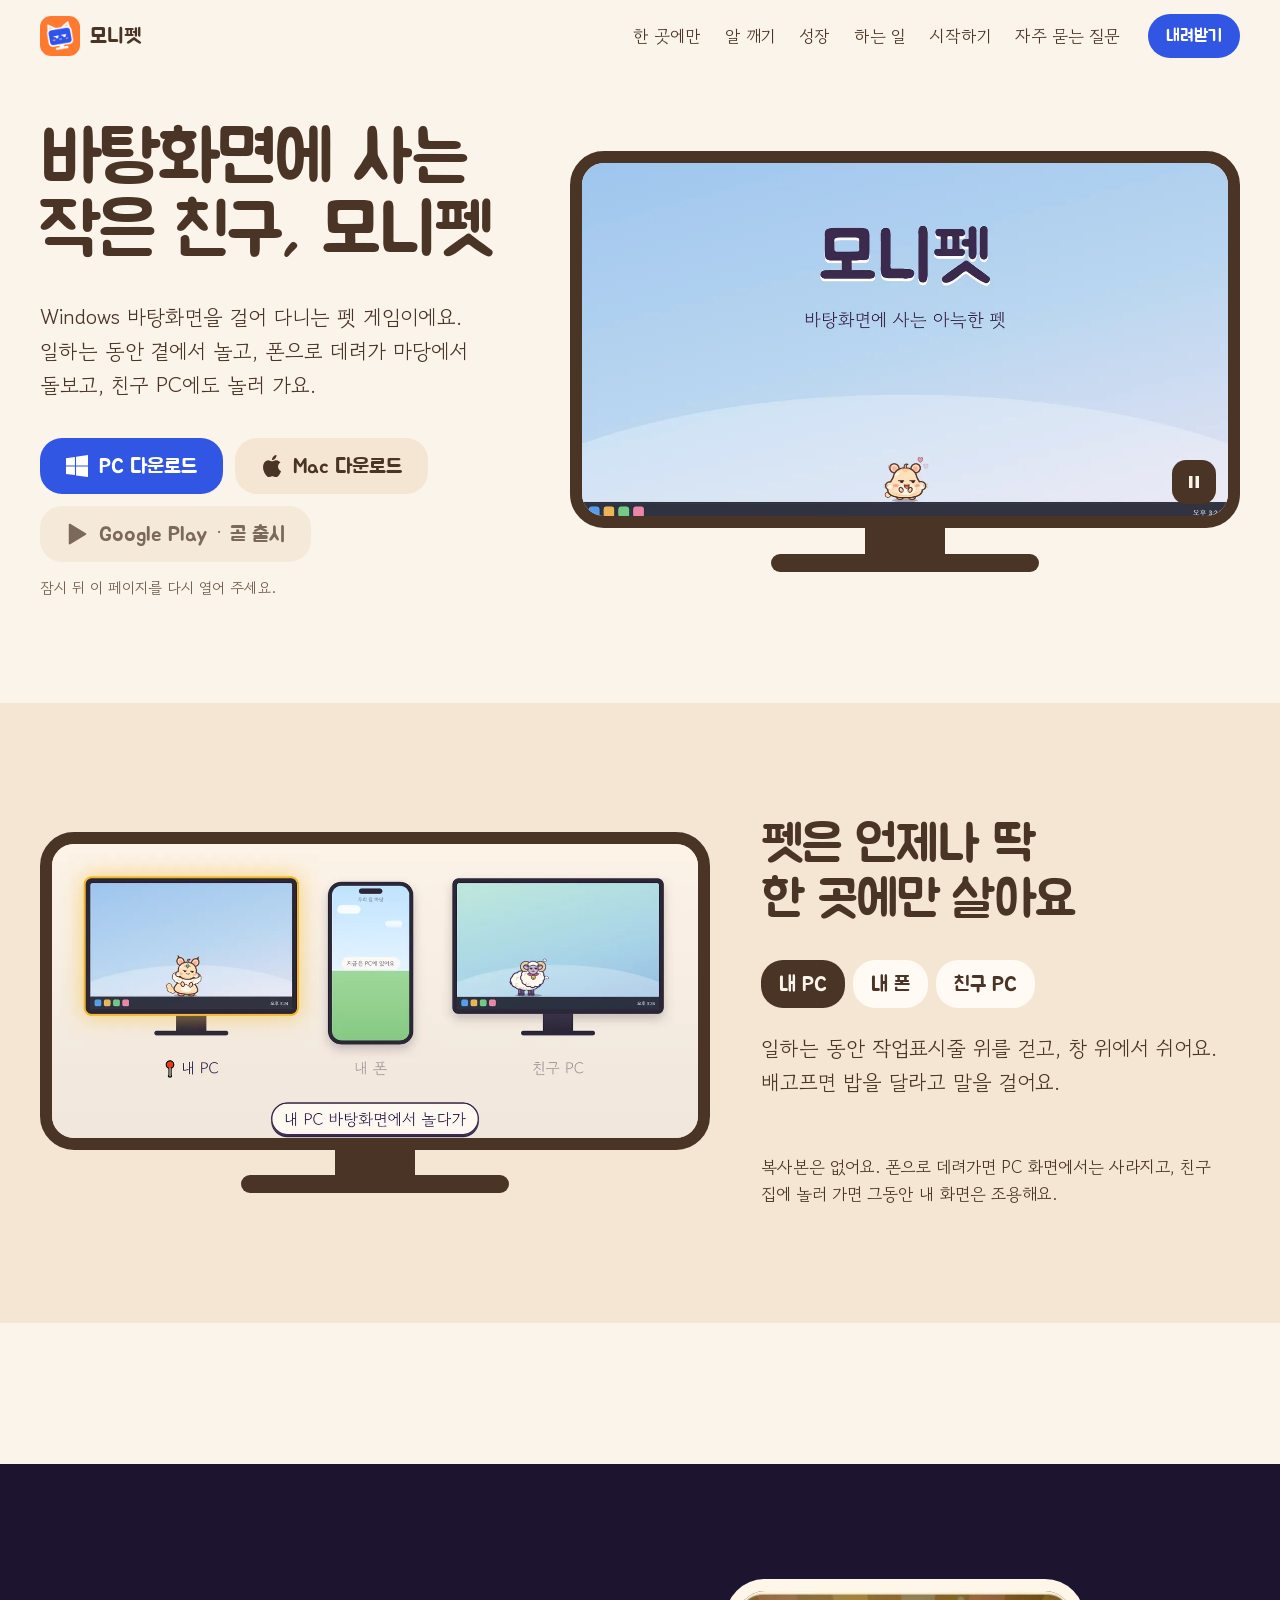
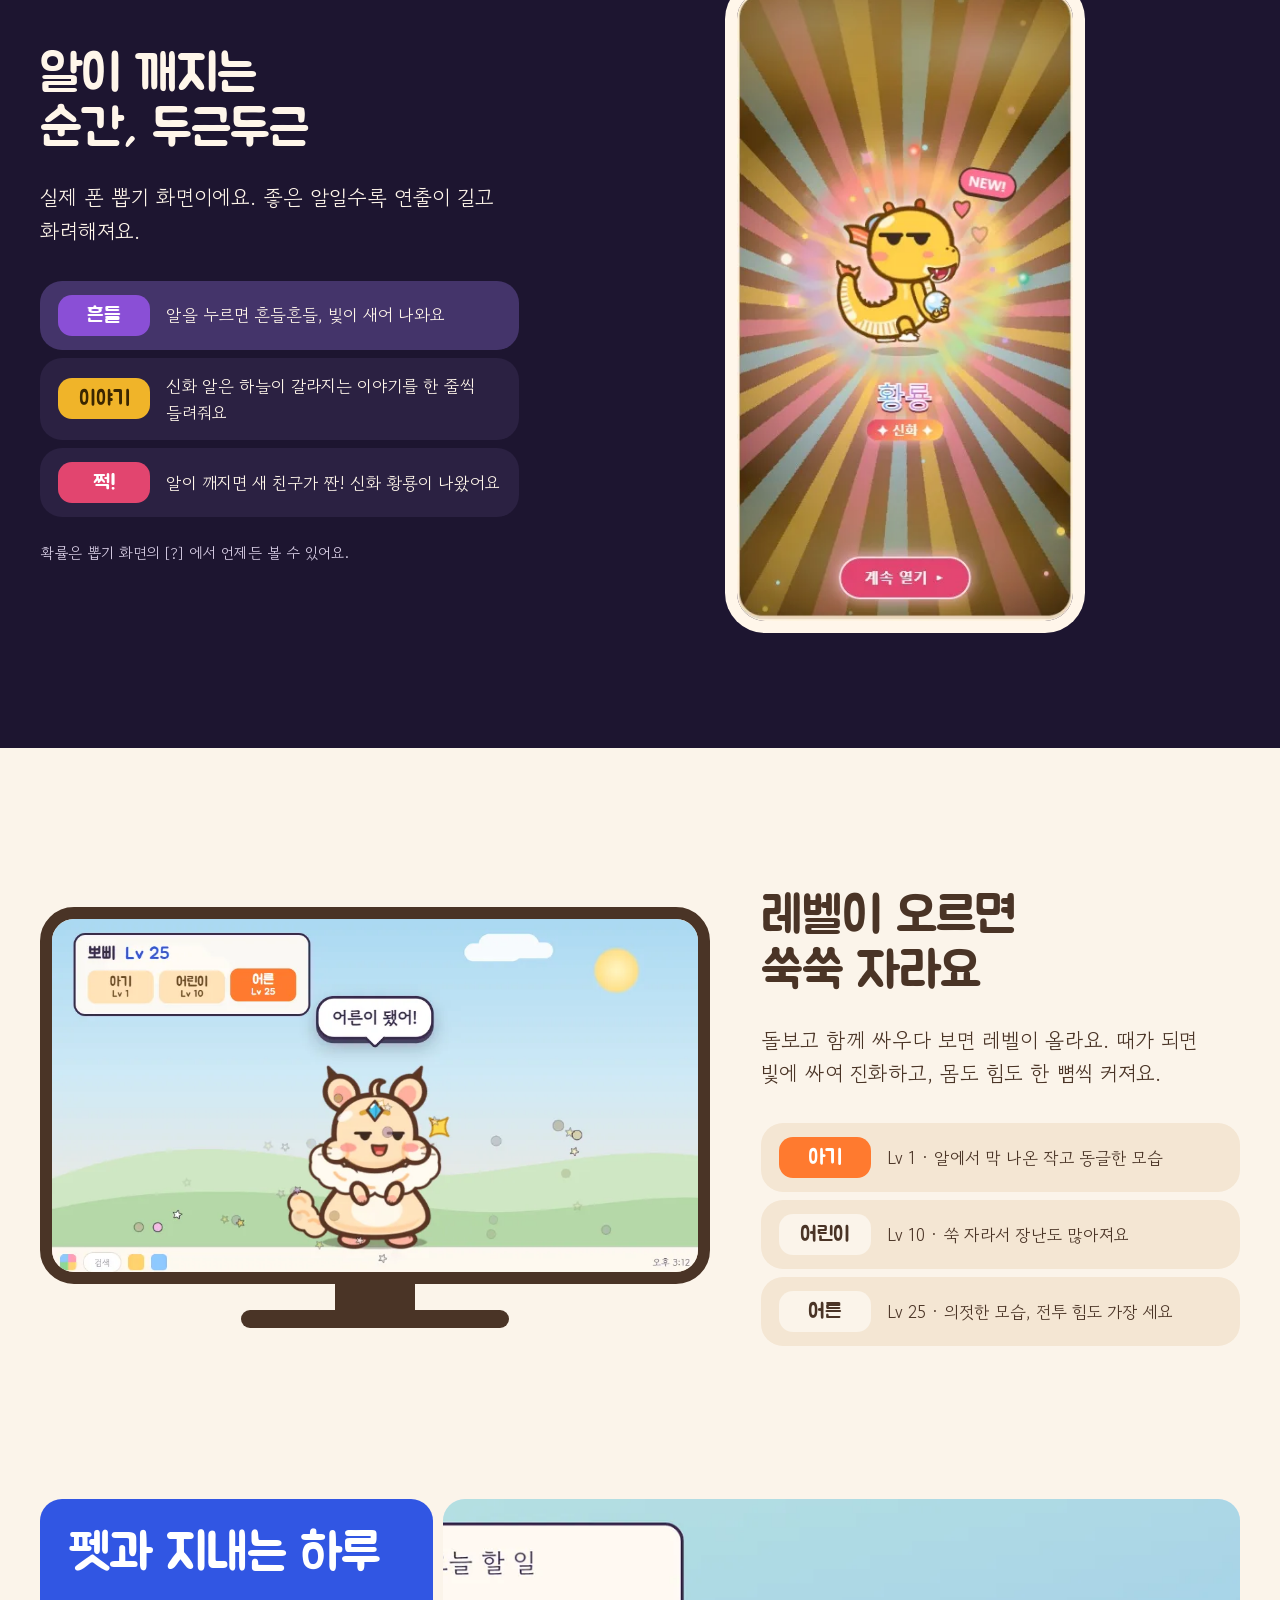
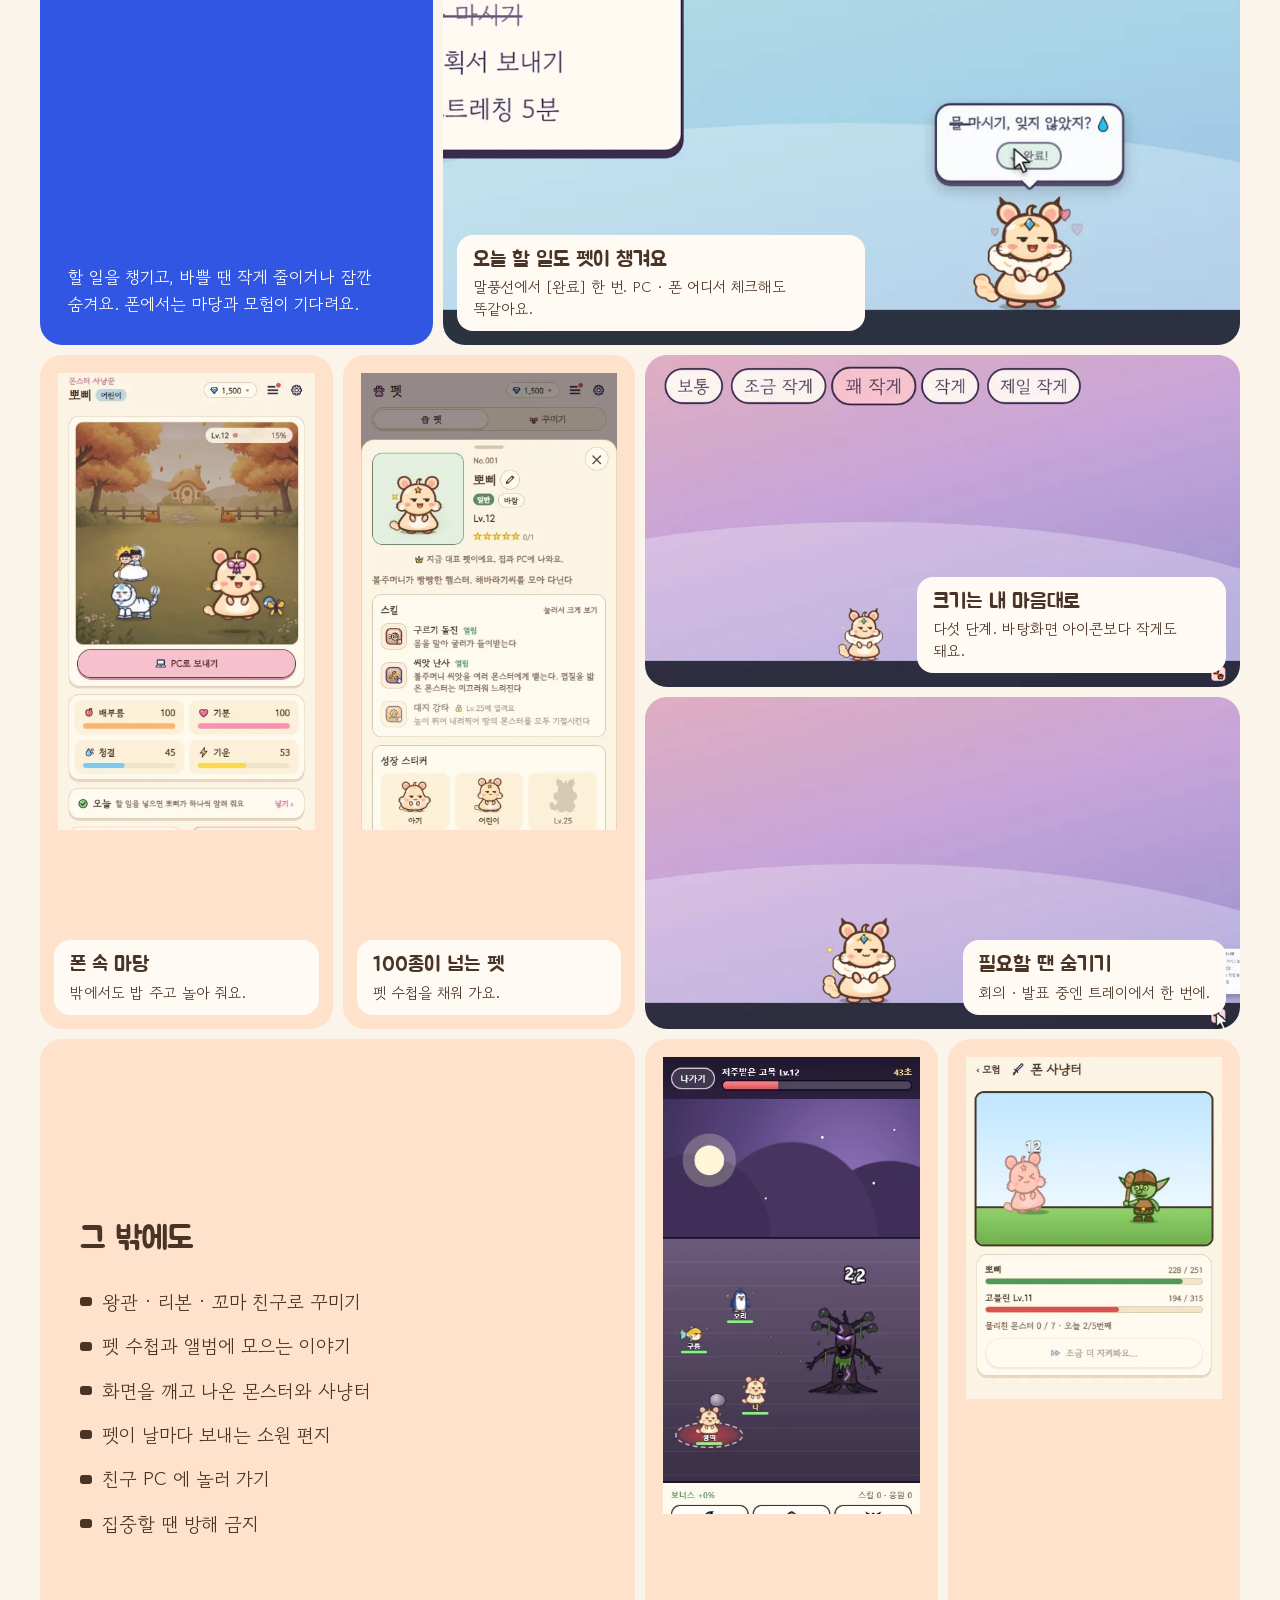
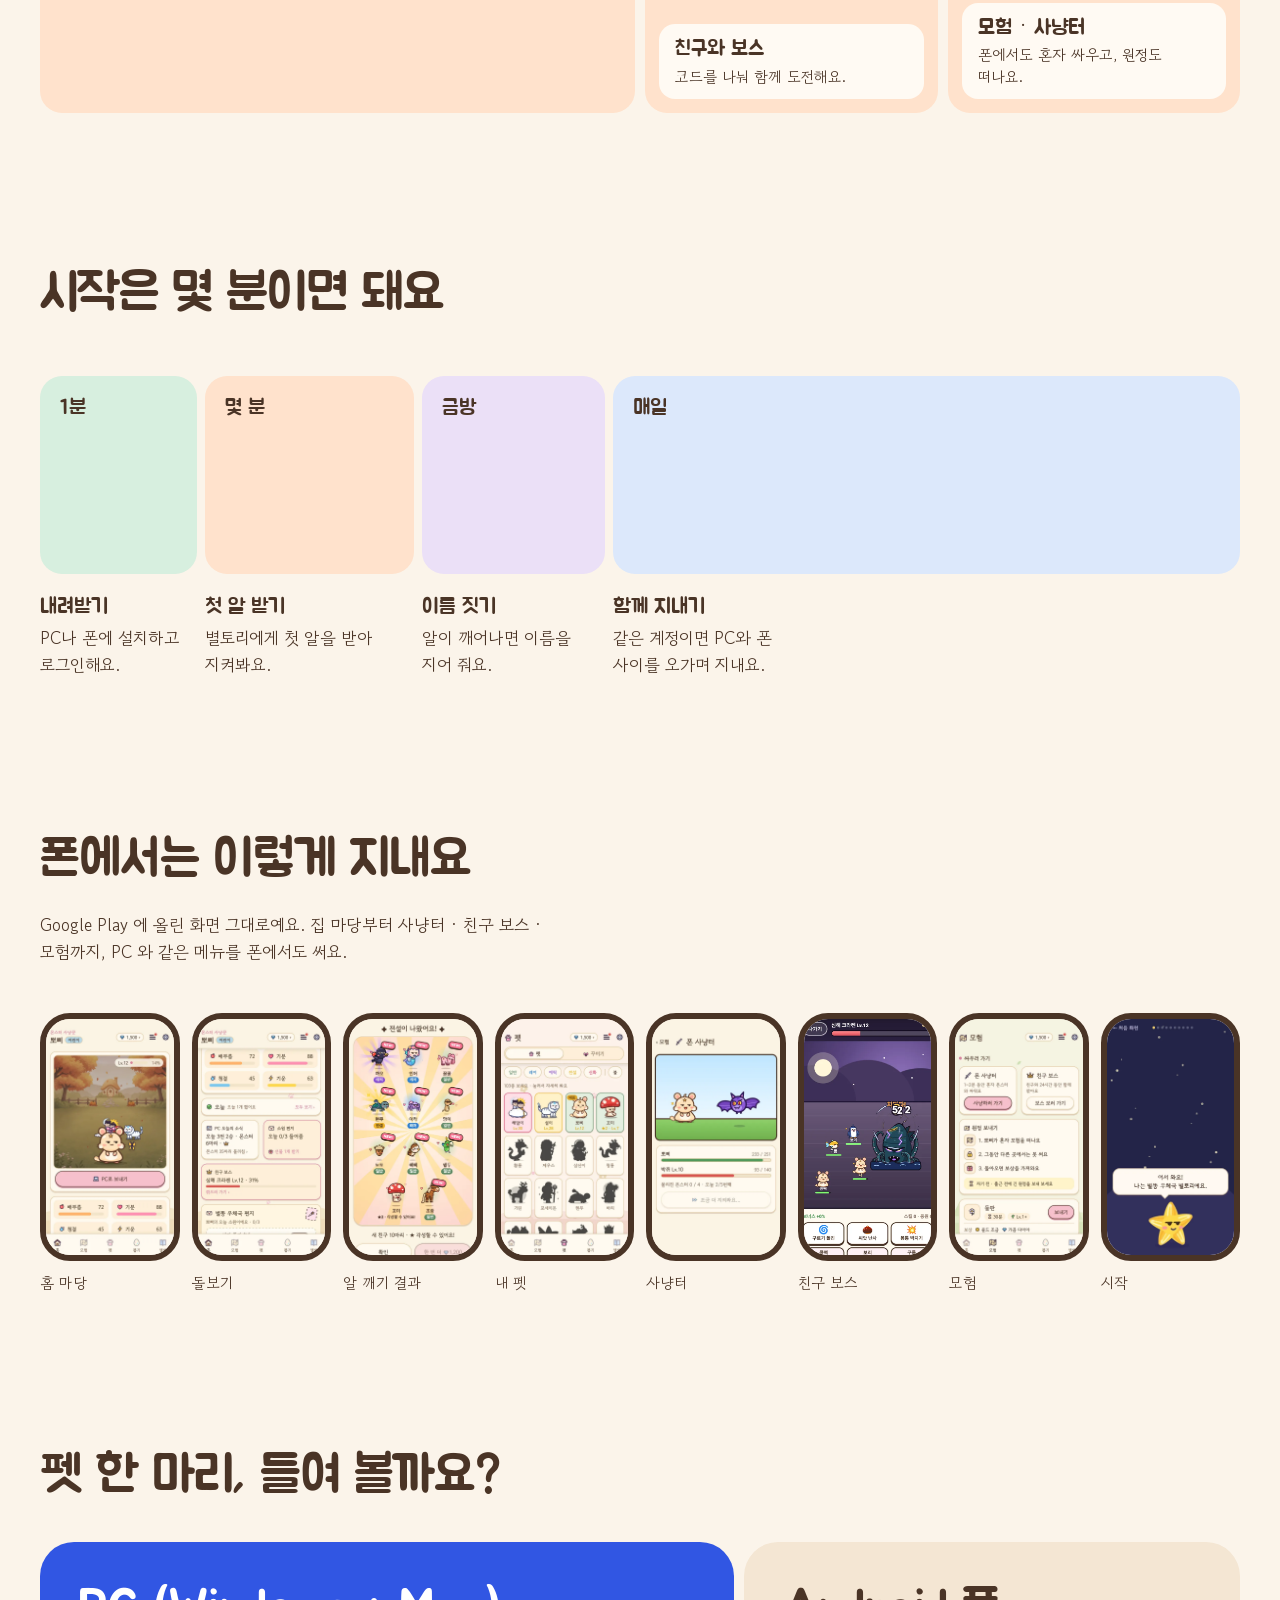
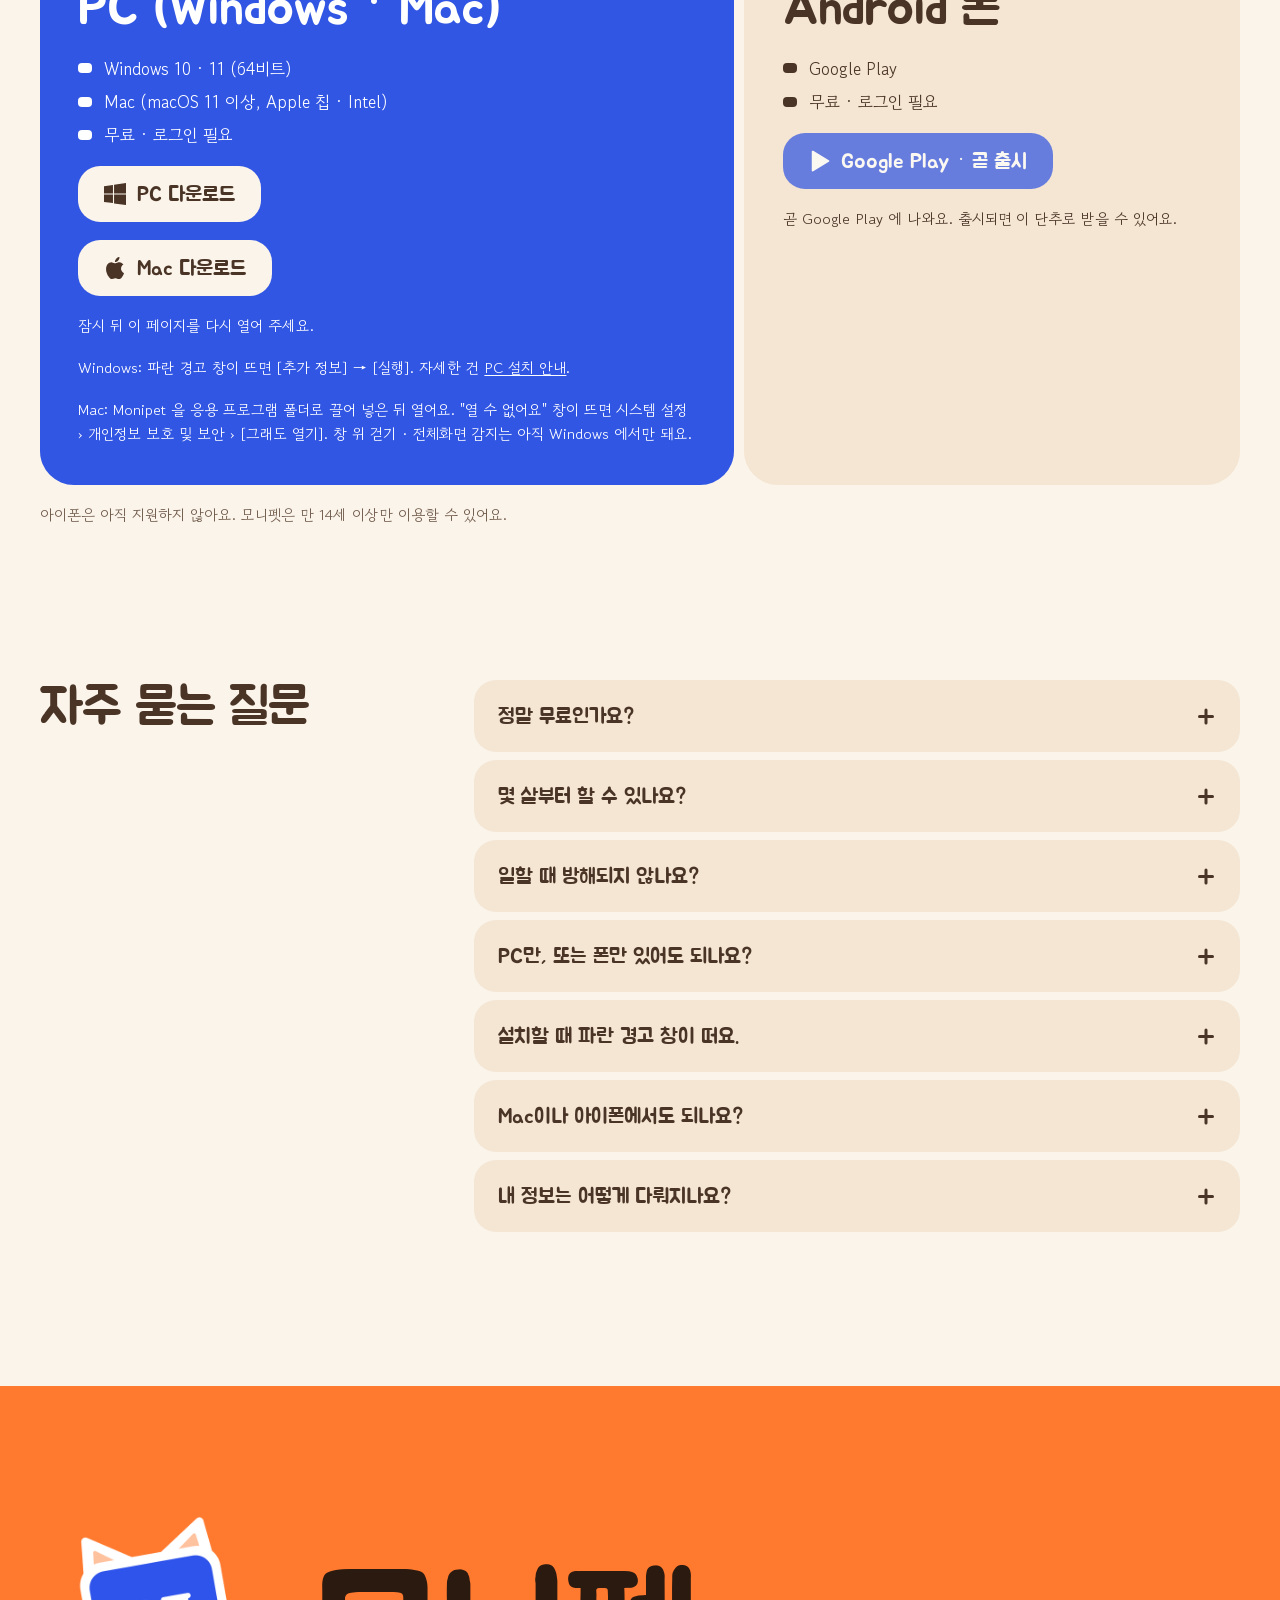
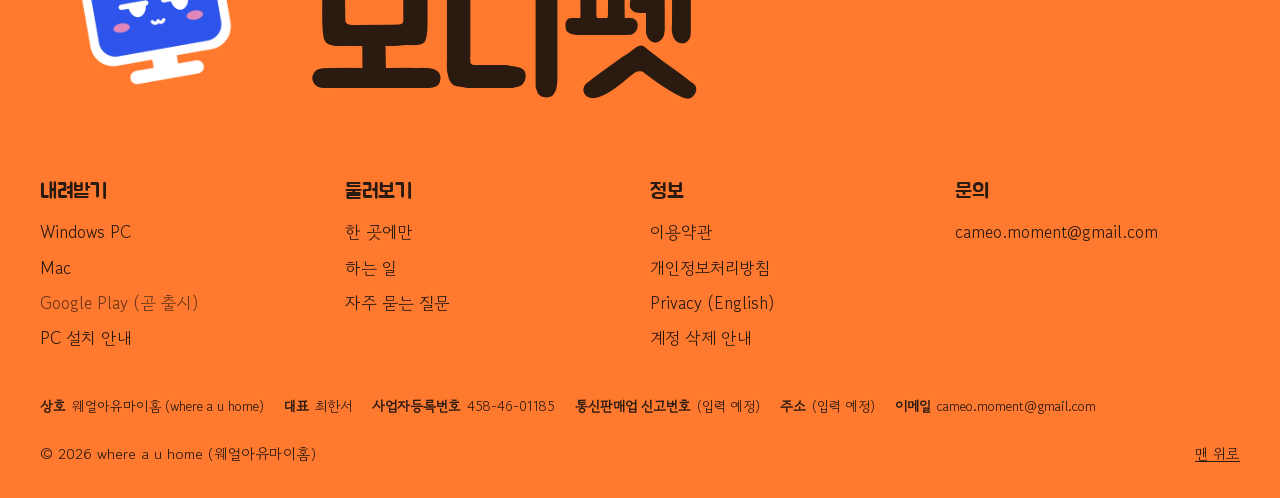
<file: index.html>
<!doctype html>
<html lang="ko">
<head>
<meta charset="utf-8">
<meta name="viewport" content="width=device-width, initial-scale=1, viewport-fit=cover">
<title>모니펫 — 바탕화면에 사는 작은 친구</title>
<meta name="description" content="Windows 바탕화면을 걸어 다니는 펫, 모니펫. 폰으로 데려가 마당에서 돌보고, 친구 PC에 놀러 보내요. 펫은 언제나 딱 한 곳에만 있어요. Windows PC · Android 무료.">
<meta name="theme-color" content="#fbf4ea">
<!--
  모니펫 공식 홈페이지 (GitHub Pages: https://monipet.co.kr/). 올리는 법: site/README.md
  모양의 뿌리는 앱 아이콘의 모니터 (home.css 맨 위). 영상 img/promo-1280x720.mp4 는 apps/promo 홍보영상(40초)을 줄인 것,
  img/still-*.webp 는 같은 영상의 정지 화면 (npx remotion still), img/shot-*.webp 는 구글 플레이 스크린샷 (release/store/screens-1.0).
  privacy/ · pc/ · terms/ 는 docs/ 가 원본 → node scripts/build-site.mjs 로 복사. privacy/ · terms/ 는 모양을 안에 품고, pc/ 는 style.css 를 쓴다.
  Google Play 단추: 출시 전이라 "곧 출시" 로 꺼 둠 (<span class="btn alt soon" aria-disabled="true">). 출시되면 세 곳 (첫 화면 · 내려받기 · 바닥) 을
    <a … href="https://play.google.com/store/apps/details?id=com.monipet.app" rel="noopener"> 로 되돌린다.
  바닥 사업자 정보: 비어 있는 칸은 "(입력 예정)". 통신판매업 신고번호 · 주소는 실제 값을 받아서 넣는다 (지어내지 말 것).
  "끝나면 알려 줘요" (AI 작업 알림, 개발자용) 타일은 2026-11-05 하는 일 판에서 뺐다 (img/crop-ai.webp · clip-ai.mp4 는 남겨 둠).
-->
<meta property="og:type" content="website">
<meta property="og:site_name" content="모니펫">
<meta property="og:title" content="모니펫 — 바탕화면에 사는 작은 친구">
<meta property="og:description" content="PC 바탕화면에서 펫을 키우고, 폰으로 데려가 함께 지내요. Windows PC · Android 무료.">
<meta property="og:image" content="https://monipet.co.kr/img/og.jpg">
<meta property="og:image:width" content="1200">
<meta property="og:image:height" content="630">
<meta property="og:url" content="https://monipet.co.kr/">
<meta property="og:locale" content="ko_KR">
<meta name="twitter:card" content="summary_large_image">
<link rel="icon" type="image/png" href="img/favicon.png">
<link rel="apple-touch-icon" href="img/icon-192.png">
<link rel="preconnect" href="https://fonts.googleapis.com">
<link rel="preconnect" href="https://fonts.gstatic.com" crossorigin>
<link href="https://fonts.googleapis.com/css2?family=Gowun+Dodum&family=Jua&display=swap" rel="stylesheet">
<link rel="preload" as="image" href="img/still-intro.webp" type="image/webp">
<link rel="stylesheet" href="home.css">
<script>document.documentElement.classList.add("js");</script>
</head>
<body>
<header class="bar">
  <div class="wrap">
    <a class="mark" href="#top"><img src="img/icon-192.png" alt="" width="40" height="40">모니펫</a>
    <nav aria-label="주 메뉴">
      <a href="#about">한 곳에만</a>
      <a href="#gacha">알 깨기</a>
      <a href="#grow">성장</a>
      <a href="#features">하는 일</a>
      <a href="#start">시작하기</a>
      <a href="#faq">자주 묻는 질문</a>
    </nav>
    <a class="btn" href="#download">내려받기</a>
  </div>
</header>

<main id="top">
  <!-- 첫 화면 -->
  <section class="hero" aria-labelledby="title">
    <div class="wrap">
      <div>
        <h1 id="title" class="rise"><span>바탕화면에 사는</span><span>작은 친구, 모니펫</span></h1>
        <p class="lede rise" style="--i:1">Windows 바탕화면을 걸어 다니는 펫 게임이에요. 일하는 동안 곁에서 놀고, 폰으로 데려가 마당에서 돌보고, 친구 PC에도 놀러 가요.</p>
        <div class="ctas rise" style="--i:2">
          <a class="btn" href="pc/" data-download data-fallback="pc/" data-ready="PC 다운로드">
            <svg viewBox="0 0 16 16" aria-hidden="true"><path fill="currentColor" d="M0 2.3 6.5 1.4v6.2H0zM7.3 1.3 16 0v7.6H7.3zM0 8.4h6.5v6.2L0 13.7zM7.3 8.4H16V16l-8.7-1.2z"/></svg>
            <span data-label>PC 다운로드</span></a>
          <a class="btn alt" href="https://djonhveixwjrkmjydxzn.supabase.co/storage/v1/object/public/releases/Monipet.dmg" data-mac-download>
            <svg viewBox="0 0 16 16" aria-hidden="true"><path fill="currentColor" d="M11.182.008C11.148-.03 9.923.023 8.857 1.18c-1.066 1.156-.902 2.482-.878 2.516s1.52.087 2.475-1.258.762-2.391.728-2.43m3.314 11.733c-.048-.096-2.325-1.234-2.113-3.422s1.675-2.789 1.698-2.854-.597-.79-1.254-1.157a3.7 3.7 0 0 0-1.563-.434c-.108-.003-.483-.095-1.254.116-.508.139-1.653.589-1.968.607-.316.018-1.256-.522-2.267-.665-.647-.125-1.333.131-1.824.328-.49.196-1.422.754-2.074 2.237-.652 1.482-.311 3.83-.067 4.56s.625 1.924 1.273 2.796c.576.984 1.34 1.667 1.659 1.899s1.219.386 1.843.067c.502-.308 1.408-.485 1.766-.472.357.013 1.061.154 1.782.539.571.197 1.111.115 1.652-.105.541-.221 1.324-1.059 2.238-2.758q.52-1.185.473-1.282"/></svg>
            <span>Mac 다운로드</span></a>
          <span class="btn alt soon" aria-disabled="true" title="Google Play 출시를 준비하고 있어요">
            <svg viewBox="0 0 16 16" aria-hidden="true"><path fill="currentColor" d="M2 1.2v13.6c0 .6.6.9 1.1.6l11.3-6.8a.7.7 0 0 0 0-1.2L3.1.6C2.6.3 2 .6 2 1.2z"/></svg>
            <span>Google Play · 곧 출시</span></span>
        </div>
        <p class="note rise" style="--i:3" data-download-version>Windows 10 · 11 · 무료</p>
      </div>
      <div class="monitor rise" style="--i:1">
        <div class="screen">
          <img src="img/still-intro.webp" alt="" width="1280" height="720" fetchpriority="high">
          <video muted loop playsinline preload="none" poster="img/still-intro.webp" aria-label="모니펫 홍보 영상 (40초, 소리 없음): 알에서 깨어난 펫, PC에서 폰으로 옮겨 가는 펫, 신화 알, 오늘 할 일, 크기 조절과 숨기기"></video>
          <button class="play" type="button" hidden><svg viewBox="0 0 16 16" aria-hidden="true"><path fill="currentColor" d="M3 2h3.5v12H3zM9.5 2H13v12H9.5z"/></svg><span class="sr">영상 멈추기</span></button>
        </div>
        <div class="neck"></div><div class="base"></div>
      </div>
    </div>
  </section>

  <!-- 한 곳에만 -->
  <section class="where" id="about" aria-labelledby="where-h">
    <div class="wrap">
      <div class="monitor rise">
        <div class="screen stage">
          <img class="on" data-place="pc" src="img/still-pc.webp" alt="내 PC 화면에만 펫이 있고, 폰과 친구 PC에는 없는 모습" width="1280" height="607">
          <img data-place="phone" src="img/still-phone.webp" alt="펫이 폰 마당으로 옮겨 가고 PC 화면은 비어 있는 모습" width="1280" height="607" loading="lazy">
          <img data-place="friend" src="img/still-friend.webp" alt="펫이 친구 PC에 놀러 가 친구 펫 옆에 서 있는 모습" width="1280" height="607" loading="lazy">
        </div>
        <div class="neck"></div><div class="base"></div>
      </div>
      <div>
        <h2 id="where-h" class="rise">펫은 언제나 딱 한 곳에만 살아요</h2>
        <div class="tabs rise" role="tablist" aria-label="펫이 있는 곳" style="--i:1">
          <button type="button" role="tab" aria-selected="true" data-to="pc">내 PC</button>
          <button type="button" role="tab" aria-selected="false" data-to="phone">내 폰</button>
          <button type="button" role="tab" aria-selected="false" data-to="friend">친구 PC</button>
        </div>
        <p class="says rise" style="--i:2" aria-live="polite">일하는 동안 작업표시줄 위를 걷고, 창 위에서 쉬어요. 배고프면 밥을 달라고 말을 걸어요.</p>
        <p class="why rise" style="--i:3">복사본은 없어요. 폰으로 데려가면 PC 화면에서는 사라지고, 친구 집에 놀러 가면 그동안 내 화면은 조용해요.</p>
      </div>
    </div>
  </section>

  <!-- 알 깨기 -->
  <section class="egg" id="gacha" aria-labelledby="egg-h">
    <div class="wrap">
      <div class="egg-text">
        <h2 id="egg-h" class="rise">알이 깨지는 순간, 두근두근</h2>
        <p class="rise" style="--i:1">실제 폰 뽑기 화면이에요. 좋은 알일수록 연출이 길고 화려해져요.</p>
        <ol class="grades">
          <li class="g-epic rise" style="--i:2"><b>흔들</b><span>알을 누르면 흔들흔들, 빛이 새어 나와요</span></li>
          <li class="g-leg rise" style="--i:3"><b>이야기</b><span>신화 알은 하늘이 갈라지는 이야기를 한 줄씩 들려줘요</span></li>
          <li class="g-myth rise" style="--i:4"><b>쩍!</b><span>알이 깨지면 새 친구가 짠! 신화 황룡이 나왔어요</span></li>
        </ol>
        <p class="small rise" style="--i:5">확률은 뽑기 화면의 [?] 에서 언제든 볼 수 있어요.</p>
      </div>
      <div class="handset rise" style="--i:1">
        <div class="screen">
          <img src="img/gacha-real.webp" alt="신화 황룡이 알에서 나와 &quot;NEW!&quot; 표시와 함께 선 폰 뽑기 화면" width="370" height="694" loading="lazy">
          <video class="clip" muted loop playsinline preload="none" data-src="img/gacha-real.mp4" poster="img/gacha-real.webp" aria-label="폰 뽑기 실제 화면: 알이 흔들리고, 하늘이 갈라지는 이야기가 한 줄씩 나온 뒤 알이 깨져 신화 황룡이 나와요 (소리 없음)"></video>
        </div>
      </div>
    </div>
  </section>

  <!-- 성장 -->
  <section class="grow" id="grow" aria-labelledby="grow-h">
    <div class="wrap">
      <div class="monitor rise">
        <div class="screen">
          <img src="img/growth-poster.webp" alt="어른으로 자란 뽀삐가 &quot;어른이 됐어!&quot; 하고 말하는 장면" width="1280" height="720" loading="lazy">
          <video class="clip" muted loop playsinline preload="none" data-src="img/growth-1280x720.mp4" poster="img/growth-poster.webp" aria-label="성장 연출: 뽀삐가 레벨 10에 빛에 싸여 아기에서 어린이로, 레벨 25에 어른으로 진화해요 (소리 없음)"></video>
        </div>
        <div class="neck"></div><div class="base"></div>
      </div>
      <div class="grow-text">
        <h2 id="grow-h" class="rise">레벨이 오르면 쑥쑥 자라요</h2>
        <p class="rise" style="--i:1">돌보고 함께 싸우다 보면 레벨이 올라요. 때가 되면 빛에 싸여 진화하고, 몸도 힘도 한 뼘씩 커져요.</p>
        <ol class="stages">
          <li class="rise" style="--i:2"><b>아기</b><span>Lv 1 · 알에서 막 나온 작고 동글한 모습</span></li>
          <li class="rise" style="--i:3"><b>어린이</b><span>Lv 10 · 쑥 자라서 장난도 많아져요</span></li>
          <li class="rise" style="--i:4"><b>어른</b><span>Lv 25 · 의젓한 모습, 전투 힘도 가장 세요</span></li>
        </ol>
      </div>
    </div>
  </section>

  <!-- 하는 일 -->
  <section class="feats" id="features" aria-labelledby="feats-h">
    <div class="wrap board">
      <div class="tile head t-head rise">
        <h2 id="feats-h">펫과 지내는 하루</h2>
        <p>할 일을 챙기고, 바쁠 땐 작게 줄이거나 잠깐 숨겨요. 폰에서는 마당과 모험이 기다려요.</p>
      </div>
      <figure class="tile t-todo rise" style="--i:1"><img src="img/crop-todo.webp" alt="펫 말풍선의 [완료] 를 누르자 오늘 할 일 목록에 줄이 그어진 모습" width="1280" height="507" loading="lazy"><video class="clip" muted loop playsinline preload="none" data-src="img/clip-todo.mp4" poster="img/crop-todo.webp" aria-label="펫 말풍선의 [완료] 를 누르면 오늘 할 일에 줄이 그어지는 움직임 (소리 없음)"></video><figcaption><b>오늘 할 일도 펫이 챙겨요</b><span>말풍선에서 [완료] 한 번. PC · 폰 어디서 체크해도 똑같아요.</span></figcaption></figure>
      <figure class="tile phone t-home rise"><img src="img/clip-home.webp" alt="폰 앱 홈: 가을 마당에서 노는 펫과 배부름 · 기분 수치" width="390" height="694" loading="lazy"><video class="clip" muted loop playsinline preload="none" data-src="img/clip-home.mp4" poster="img/clip-home.webp" aria-label="폰 마당에서 배부름과 기분 칸을 누르자 막대가 차오르고 펫이 기뻐하는 움직임 (소리 없음)"></video><figcaption><b>폰 속 마당</b><span>밖에서도 밥 주고 놀아 줘요.</span></figcaption></figure>
      <figure class="tile phone t-pets rise" style="--i:1"><img src="img/clip-pets.webp" alt="폰 앱 펫 목록에서 뽀삐를 눌러 연 자세한 정보" width="390" height="694" loading="lazy"><video class="clip" muted loop playsinline preload="none" data-src="img/clip-pets.mp4" poster="img/clip-pets.webp" aria-label="펫 목록에서 뽀삐를 누르자 스킬과 성장 스티커가 담긴 정보가 올라오는 움직임 (소리 없음)"></video><figcaption><b>100종이 넘는 펫</b><span>펫 수첩을 채워 가요.</span></figcaption></figure>
      <figure class="tile t-size rise" style="--i:2"><img src="img/clip-size.webp" alt="펫 크기를 보통부터 제일 작게까지 고르는 단추" width="840" height="456" loading="lazy"><video class="clip" muted loop playsinline preload="none" data-src="img/clip-size.mp4" poster="img/clip-size.webp" aria-label="크기 단추를 누를 때마다 펫이 점점 작아지는 움직임 (소리 없음)"></video><figcaption><b>크기는 내 마음대로</b><span>다섯 단계. 바탕화면 아이콘보다 작게도 돼요.</span></figcaption></figure>
      <figure class="tile t-hide rise"><img src="img/clip-hide.webp" alt="작업표시줄 트레이 메뉴의 [펫 숨기기 / 보이기]" width="840" height="456" loading="lazy"><video class="clip" muted loop playsinline preload="none" data-src="img/clip-hide.mp4" poster="img/clip-hide.webp" aria-label="트레이 메뉴의 [펫 숨기기] 를 누르자 펫이 펑 하고 사라지는 움직임 (소리 없음)"></video><figcaption><b>필요할 땐 숨기기</b><span>회의 · 발표 중엔 트레이에서 한 번에.</span></figcaption></figure>
      <figure class="tile phone t-boss rise" style="--i:1"><img src="img/clip-boss.webp" alt="친구 펫들과 함께 저주받은 고목 보스와 싸우는 폰 화면" width="390" height="694" loading="lazy"><video class="clip" muted loop playsinline preload="none" data-src="img/clip-boss.mp4" poster="img/clip-boss.webp" aria-label="친구 펫 넷이 함께 보스를 공격하고 숫자가 튀어 오르는 움직임 (소리 없음)"></video><figcaption><b>친구와 보스</b><span>코드를 나눠 함께 도전해요.</span></figcaption></figure>
      <figure class="tile phone t-adv rise" style="--i:2"><img src="img/clip-hunt.webp" alt="폰 사냥터에서 뽀삐가 고블린과 싸우는 모습" width="390" height="520" loading="lazy"><video class="clip" muted loop playsinline preload="none" data-src="img/clip-hunt.mp4" poster="img/clip-hunt.webp" aria-label="폰 사냥터에서 뽀삐가 혼자 고블린과 싸워 체력을 깎는 움직임 (소리 없음)"></video><figcaption><b>모험 · 사냥터</b><span>폰에서도 혼자 싸우고, 원정도 떠나요.</span></figcaption></figure>

      <div class="tile more t-more rise" style="--i:1">
        <h3>그 밖에도</h3>
        <ul>
          <li>왕관 · 리본 · 꼬마 친구로 꾸미기</li>
          <li>펫 수첩과 앨범에 모으는 이야기</li>
          <li>화면을 깨고 나온 몬스터와 사냥터</li>
          <li>펫이 날마다 보내는 소원 편지</li>
          <li>친구 PC 에 놀러 가기</li>
          <li>집중할 땐 방해 금지</li>
        </ul>
      </div>
    </div>
  </section>

  <!-- 시작하기 -->
  <section class="start" id="start" aria-labelledby="start-h">
    <div class="wrap">
      <h2 id="start-h" class="rise">시작은 몇 분이면 돼요</h2>
      <ol class="bar4">
        <li class="s1 rise"><div class="seg">1분</div><p><b>내려받기</b>PC나 폰에 설치하고 로그인해요.</p></li>
        <li class="s2 rise" style="--i:1"><div class="seg">몇 분</div><p><b>첫 알 받기</b>별토리에게 첫 알을 받아 지켜봐요.</p></li>
        <li class="s3 rise" style="--i:2"><div class="seg">금방</div><p><b>이름 짓기</b>알이 깨어나면 이름을 지어 줘요.</p></li>
        <li class="s4 rise" style="--i:3"><div class="seg">매일</div><p><b>함께 지내기</b>같은 계정이면 PC와 폰 사이를 오가며 지내요.</p></li>
      </ol>
    </div>
  </section>

  <!-- 폰 화면 -->
  <section class="shots" aria-labelledby="shots-h">
    <div class="wrap">
      <div class="top">
        <h2 id="shots-h" class="rise">폰에서는 이렇게 지내요</h2>
        <p class="rise" style="--i:1">Google Play 에 올린 화면 그대로예요. 집 마당부터 사냥터 · 친구 보스 · 모험까지, PC 와 같은 메뉴를 폰에서도 써요.</p>
      </div>
      <div class="strip" tabindex="0" aria-label="폰 앱 화면 8장">
        <figure><div class="ph"><img src="img/shot-01-home.webp" alt="홈: 마당과 펫 수치" width="540" height="963" loading="lazy"></div><figcaption>홈 마당</figcaption></figure>
        <figure><div class="ph"><img src="img/shot-02-care.webp" alt="돌보기 화면" width="540" height="963" loading="lazy"></div><figcaption>돌보기</figcaption></figure>
        <figure><div class="ph"><img src="img/shot-03-gacha.webp" alt="10연속 알 깨기 결과" width="540" height="1044" loading="lazy"></div><figcaption>알 깨기 결과</figcaption></figure>
        <figure><div class="ph"><img src="img/shot-04-pets.webp" alt="펫 목록" width="540" height="963" loading="lazy"></div><figcaption>내 펫</figcaption></figure>
        <figure><div class="ph"><img src="img/shot-05-hunt.webp" alt="사냥터" width="540" height="963" loading="lazy"></div><figcaption>사냥터</figcaption></figure>
        <figure><div class="ph"><img src="img/shot-06-boss.webp" alt="친구 보스" width="540" height="919" loading="lazy"></div><figcaption>친구 보스</figcaption></figure>
        <figure><div class="ph"><img src="img/shot-07-adventure.webp" alt="모험" width="540" height="963" loading="lazy"></div><figcaption>모험</figcaption></figure>
        <figure><div class="ph"><img src="img/shot-08-start.webp" alt="시작 화면" width="540" height="1044" loading="lazy"></div><figcaption>시작</figcaption></figure>
      </div>
    </div>
  </section>

  <!-- 내려받기 -->
  <section class="dl" id="download" aria-labelledby="dl-h">
    <div class="wrap">
      <h2 id="dl-h" class="rise">펫 한 마리, 들여 볼까요?</h2>
      <div class="dl-grid">
        <div class="dl-card pc rise">
          <h3>PC (Windows · Mac)</h3>
          <ul><li>Windows 10 · 11 (64비트)</li><li>Mac (macOS 11 이상, Apple 칩 · Intel)</li><li>무료 · 로그인 필요</li></ul>
          <a class="btn" href="pc/" data-download data-fallback="pc/" data-ready="PC 다운로드">
            <svg viewBox="0 0 16 16" aria-hidden="true"><path fill="currentColor" d="M0 2.3 6.5 1.4v6.2H0zM7.3 1.3 16 0v7.6H7.3zM0 8.4h6.5v6.2L0 13.7zM7.3 8.4H16V16l-8.7-1.2z"/></svg>
            <span data-label>PC 다운로드</span></a>
          <a class="btn" href="https://djonhveixwjrkmjydxzn.supabase.co/storage/v1/object/public/releases/Monipet.dmg" data-mac-download>
            <svg viewBox="0 0 16 16" aria-hidden="true"><path fill="currentColor" d="M11.182.008C11.148-.03 9.923.023 8.857 1.18c-1.066 1.156-.902 2.482-.878 2.516s1.52.087 2.475-1.258.762-2.391.728-2.43m3.314 11.733c-.048-.096-2.325-1.234-2.113-3.422s1.675-2.789 1.698-2.854-.597-.79-1.254-1.157a3.7 3.7 0 0 0-1.563-.434c-.108-.003-.483-.095-1.254.116-.508.139-1.653.589-1.968.607-.316.018-1.256-.522-2.267-.665-.647-.125-1.333.131-1.824.328-.49.196-1.422.754-2.074 2.237-.652 1.482-.311 3.83-.067 4.56s.625 1.924 1.273 2.796c.576.984 1.34 1.667 1.659 1.899s1.219.386 1.843.067c.502-.308 1.408-.485 1.766-.472.357.013 1.061.154 1.782.539.571.197 1.111.115 1.652-.105.541-.221 1.324-1.059 2.238-2.758q.52-1.185.473-1.282"/></svg>
            <span>Mac 다운로드</span></a>
          <p class="small" data-download-version>Windows 10 · 11 · 무료</p>
          <p class="small">Windows: 파란 경고 창이 뜨면 [추가 정보] → [실행]. 자세한 건 <a href="pc/">PC 설치 안내</a>.</p>
          <p class="small">Mac: Monipet 을 응용 프로그램 폴더로 끌어 넣은 뒤 열어요. "열 수 없어요" 창이 뜨면 시스템 설정 › 개인정보 보호 및 보안 › [그래도 열기]. 창 위 걷기 · 전체화면 감지는 아직 Windows 에서만 돼요.</p>
        </div>
        <div class="dl-card and rise" style="--i:1">
          <h3>Android 폰</h3>
          <ul><li>Google Play</li><li>무료 · 로그인 필요</li></ul>
          <span class="btn soon" aria-disabled="true" title="Google Play 출시를 준비하고 있어요">
            <svg viewBox="0 0 16 16" aria-hidden="true"><path fill="currentColor" d="M2 1.2v13.6c0 .6.6.9 1.1.6l11.3-6.8a.7.7 0 0 0 0-1.2L3.1.6C2.6.3 2 .6 2 1.2z"/></svg>
            <span>Google Play · 곧 출시</span></span>
          <p class="small">곧 Google Play 에 나와요. 출시되면 이 단추로 받을 수 있어요.</p>
          <span id="ms-store" class="small" hidden>Microsoft Store (준비 중)</span>
        </div>
      </div>
      <p class="after">아이폰은 아직 지원하지 않아요. 모니펫은 만 14세 이상만 이용할 수 있어요.</p>
    </div>
  </section>

  <!-- 자주 묻는 질문 -->
  <section class="faq" id="faq" aria-labelledby="faq-h">
    <div class="wrap">
      <h2 id="faq-h" class="rise">자주 묻는 질문</h2>
      <div class="qs">
        <details name="faq" class="rise"><summary>정말 무료인가요?</summary><p>네, 내려받기와 플레이는 무료예요. 원할 때만 보는 보상 광고가 있어요.</p></details>
        <details name="faq" class="rise"><summary>몇 살부터 할 수 있나요?</summary><p>모니펫은 만 14세 이상만 이용할 수 있어요. 처음 시작할 때 확인해요.</p></details>
        <details name="faq" class="rise"><summary>일할 때 방해되지 않나요?</summary><p>펫 크기를 다섯 단계로 줄일 수 있고, 회의 중엔 트레이에서 한 번에 숨길 수 있어요. 방해 금지를 켜면 몬스터도 쉬어요.</p></details>
        <details name="faq" class="rise"><summary>PC만, 또는 폰만 있어도 되나요?</summary><p>네, 하나만 있어도 즐길 수 있어요. 둘 다 같은 계정으로 로그인하면 펫을 PC와 폰 사이로 데려갈 수 있어요. 펫은 언제나 한 곳에만 있어요.</p></details>
        <details name="faq" class="rise"><summary>설치할 때 파란 경고 창이 떠요.</summary><p>새로 나온 프로그램이라 Windows가 한 번 더 묻는 거예요. [추가 정보] → [실행]을 누르면 돼요. 자세한 건 <a href="pc/">PC 설치 안내</a>를 봐 주세요.</p></details>
        <details name="faq" class="rise"><summary>Mac이나 아이폰에서도 되나요?</summary><p>Mac은 돼요 (macOS 11 이상). 아이폰은 준비하고 있어요. 지금은 Windows · Mac PC와 Android 폰을 지원해요.</p></details>
        <details name="faq" class="rise"><summary>내 정보는 어떻게 다뤄지나요?</summary><p><a href="privacy/">개인정보처리방침</a>에 모은 정보와 보관 기간을 적어 두었어요. 계정과 데이터 삭제는 <a href="privacy/#delete">계정 삭제 안내</a>를 따라 하면 돼요.</p></details>
      </div>
    </div>
  </section>
</main>

<footer class="foot">
  <div class="wrap">
    <div class="big"><img src="img/icon-512.png" alt="" width="512" height="512" loading="lazy"><b>모니펫</b></div>
    <div class="links">
      <div><h3>내려받기</h3><a href="#download">Windows PC</a><a href="https://djonhveixwjrkmjydxzn.supabase.co/storage/v1/object/public/releases/Monipet.dmg">Mac</a><span class="soon-link" aria-disabled="true">Google Play (곧 출시)</span><a href="pc/">PC 설치 안내</a></div>
      <div><h3>둘러보기</h3><a href="#about">한 곳에만</a><a href="#features">하는 일</a><a href="#faq">자주 묻는 질문</a></div>
      <div><h3>정보</h3><a href="terms/">이용약관</a><a href="privacy/">개인정보처리방침</a><a href="privacy/en.html" lang="en">Privacy (English)</a><a href="privacy/#delete">계정 삭제 안내</a></div>
      <div><h3>문의</h3><a href="mailto:cameo.moment@gmail.com">cameo.moment@gmail.com</a></div>
    </div>
    <dl class="biz" aria-label="사업자 정보">
      <div><dt>상호</dt><dd>웨얼아유마이홈 (where a u home)</dd></div>
      <div><dt>대표</dt><dd>최한서</dd></div>
      <div><dt>사업자등록번호</dt><dd>458-46-01185</dd></div>
      <div><dt>통신판매업 신고번호</dt><dd>(입력 예정)</dd></div>
      <div><dt>주소</dt><dd>(입력 예정)</dd></div>
      <div><dt>이메일</dt><dd>cameo.moment@gmail.com</dd></div>
    </dl>
    <div class="end"><span>© 2026 where a u home (웨얼아유마이홈)</span><a href="#top">맨 위로</a></div>
  </div>
</footer>

<script>
  // Microsoft Store 에 올라가면 주소를 넣는다 (null 이면 숨김)
  const MS_STORE_URL = null;
  if (MS_STORE_URL) {
    const old = document.getElementById("ms-store");
    const a = document.createElement("a");
    a.className = "small"; a.href = MS_STORE_URL; a.rel = "noopener"; a.textContent = "Microsoft Store에서 받기";
    old.replaceWith(a);
  }

  const reduce = matchMedia("(prefers-reduced-motion: reduce)");

  // ── 첫 화면 영상: 보일 때만 틀고, 움직임 줄이기면 정지 화면만 ──
  (function () {
    const video = document.querySelector(".hero video");
    const btn = document.querySelector(".hero .play");
    let userPaused = false;
    const PAUSE = '<path fill="currentColor" d="M3 2h3.5v12H3zM9.5 2H13v12H9.5z"/>', PLAY = '<path fill="currentColor" d="M3.5 1.5v13L14 8z"/>';
    function ui(p) { btn.firstElementChild.innerHTML = p ? PAUSE : PLAY; btn.lastElementChild.textContent = p ? "영상 멈추기" : "영상 틀기"; }
    function start() {
      if (reduce.matches) { video.pause(); video.classList.remove("on"); btn.hidden = true; return; }
      if (!video.src) video.src = "img/promo-1280x720.mp4";
      video.addEventListener("playing", function () { video.classList.add("on"); btn.hidden = false; }, { once: true });
      if (!userPaused) { const p = video.play(); if (p && p.catch) p.catch(function () {}); }
    }
    btn.addEventListener("click", function () {
      if (video.paused) { userPaused = false; video.play(); ui(true); } else { userPaused = true; video.pause(); ui(false); }
    });
    document.addEventListener("visibilitychange", function () { if (document.hidden) video.pause(); else if (!userPaused && !reduce.matches) video.play().catch(function () {}); });
    (reduce.addEventListener ? reduce.addEventListener("change", start) : reduce.addListener(start));
    start();
  })();

  // ── 한 곳에만: 탭을 누르면 펫이 그곳으로. 누르기 전엔 6초마다 저절로 옮겨 간다 ──
  (function () {
    const tabs = Array.from(document.querySelectorAll(".tabs [data-to]"));
    const pics = document.querySelectorAll(".where .stage img");
    const says = document.querySelector(".where .says");
    const text = {
      pc: "일하는 동안 작업표시줄 위를 걷고, 창 위에서 쉬어요. 배고프면 밥을 달라고 말을 걸어요.",
      phone: "폰으로 데려오면 PC 화면에서는 사라져요. 밖에서도 마당에서 밥 주고 놀아 줘요.",
      friend: "친구 모니터에 놀러 가도 딱 한 마리. 놀러 간 동안 내 화면은 조용해요."
    };
    let auto = null;
    function go(to, focus) {
      tabs.forEach(function (t) { const on = t.dataset.to === to; t.setAttribute("aria-selected", on); t.tabIndex = on ? 0 : -1; if (on && focus) t.focus(); });
      pics.forEach(function (p) { p.classList.toggle("on", p.dataset.place === to); });
      says.textContent = text[to];
    }
    function stop() { if (auto) { clearInterval(auto); auto = null; } }
    tabs.forEach(function (t, i) {
      t.addEventListener("click", function () { stop(); go(t.dataset.to); });
      t.addEventListener("keydown", function (e) {
        const d = e.key === "ArrowRight" ? 1 : e.key === "ArrowLeft" ? -1 : 0;
        if (!d) return; e.preventDefault(); stop(); go(tabs[(i + d + tabs.length) % tabs.length].dataset.to, true);
      });
    });
    tabs.forEach(function (t, i) { t.tabIndex = i ? -1 : 0; });
    if (!reduce.matches) {
      const order = ["pc", "phone", "friend"]; let k = 0;
      const io = new IntersectionObserver(function (es) {
        es.forEach(function (e) {
          if (e.isIntersecting && auto === null) auto = setInterval(function () { if (document.hidden) return; k = (k + 1) % 3; go(order[k]); }, 6000);
          else if (!e.isIntersecting && auto) { clearInterval(auto); auto = null; }
        });
      }, { threshold: .4 });
      io.observe(document.querySelector(".where"));
      tabs.forEach(function (t) { t.addEventListener("click", function () { io.disconnect(); }); });
    }
  })();

  // ── 알 깨기 타일: 화면에 보일 때만 연출 영상을 튼다 (움직임 줄이기면 정지 그림) ──
  (function () {
    const clips = document.querySelectorAll("video.clip");
    if (reduce.matches || !("IntersectionObserver" in window)) return;
    const io = new IntersectionObserver(function (es) {
      es.forEach(function (e) {
        const v = e.target;
        if (e.isIntersecting) {
          if (!v.src) v.src = v.dataset.src;
          v.addEventListener("playing", function () { v.classList.add("on"); }, { once: true });
          v.play().catch(function () {});
        } else v.pause();
      });
    }, { threshold: .35 });
    clips.forEach(function (v) { io.observe(v); });
  })();

  // ── 알 깨기: 영상 속 빛 색에 맞춰 등급 줄이 켜진다 ──
  (function () {
    const v = document.querySelector(".egg video.clip");
    const rows = document.querySelectorAll(".grades li");
    if (!v) return;
    function tick() {
      const t = v.currentTime, k = t < 3.6 ? 0 : t < 13.5 ? 1 : 2;
      rows.forEach(function (r, i) { r.classList.toggle("now", i === k); });
      if (!v.paused) requestAnimationFrame(tick);
    }
    v.addEventListener("play", function () { requestAnimationFrame(tick); });
  })();

  // ── 성장: 영상 속 진화에 맞춰 단계 줄이 켜진다 ──
  (function () {
    const v = document.querySelector(".grow video.clip");
    const rows = document.querySelectorAll(".stages li");
    if (!v) return;
    function tick() {
      const t = v.currentTime, k = t < 4.3 ? 0 : t < 9.4 ? 1 : 2;
      rows.forEach(function (r, i) { r.classList.toggle("now", i === k); });
      if (!v.paused) requestAnimationFrame(tick);
    }
    v.addEventListener("play", function () { requestAnimationFrame(tick); });
  })();

  // ── 들어오는 움직임: 화면에 들어올 때 한 번 ──
  (function () {
    const els = document.querySelectorAll(".rise");
    if (reduce.matches || !("IntersectionObserver" in window)) { els.forEach(function (e) { e.classList.add("in"); }); return; }
    const io = new IntersectionObserver(function (es) {
      es.forEach(function (e) { if (e.isIntersecting) { e.target.classList.add("in"); io.unobserve(e.target); } });
    }, { rootMargin: "0px 0px -8% 0px" });
    els.forEach(function (e) { io.observe(e); });
  })();
</script>
<script src="download.js" defer></script>
</body>
</html>
</file>
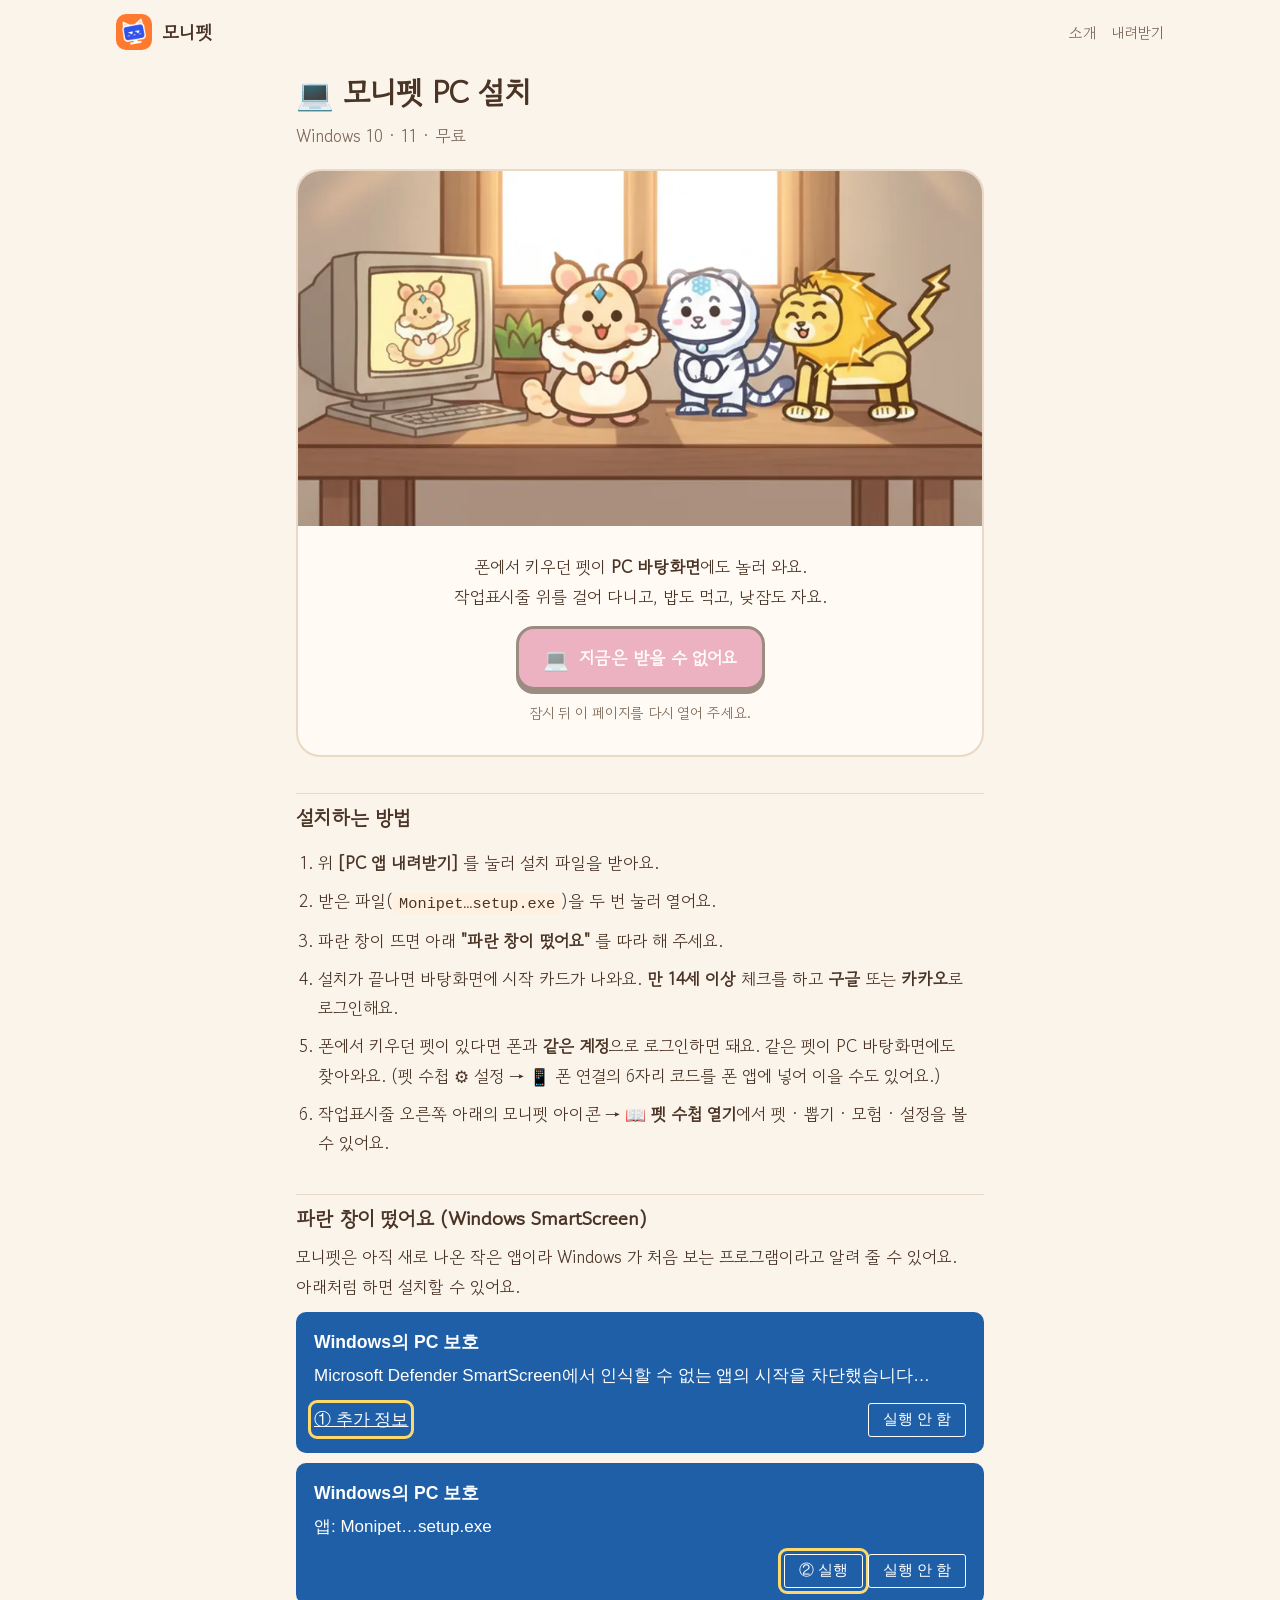
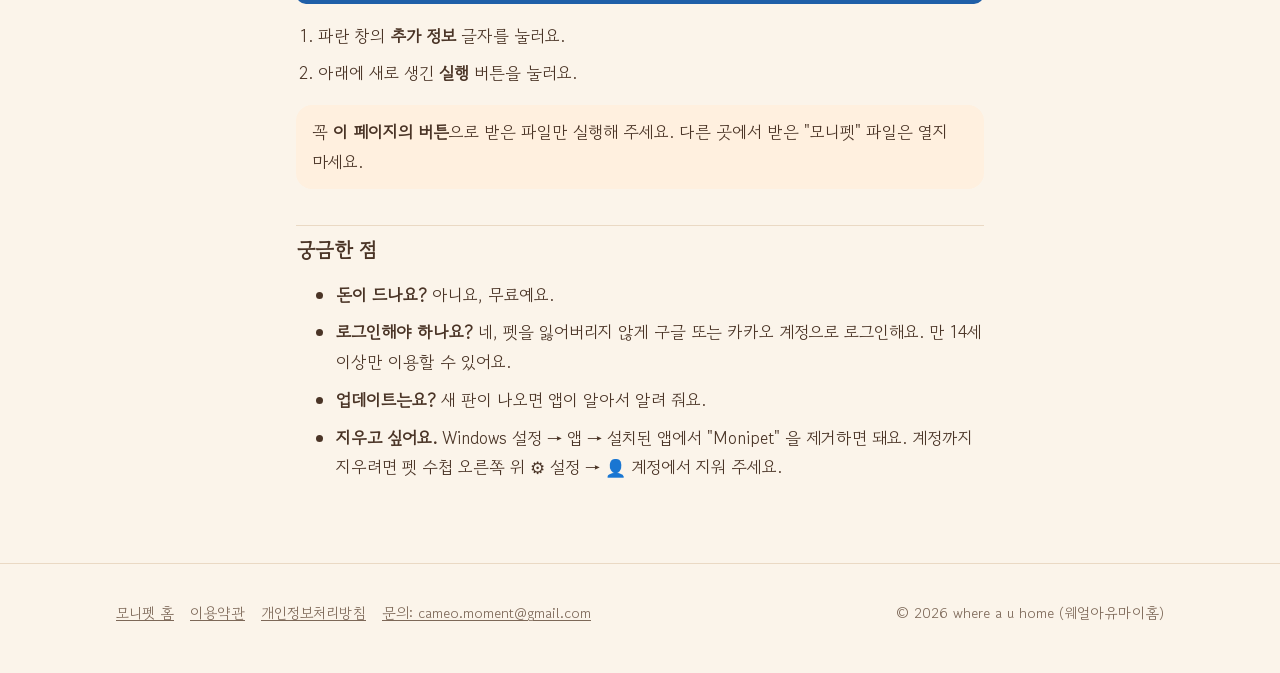
<file: pc/index.html>
<!doctype html>
<html lang="ko">
<head>
<meta charset="utf-8">
<meta name="viewport" content="width=device-width, initial-scale=1">
<title>모니펫 PC 설치</title>
<meta name="description" content="모니펫(Monipet) Windows 앱 설치 안내 — 바탕화면에서 펫과 함께 지내요">
<meta name="theme-color" content="#fbf4ea">
<!--
  PC 앱 설치 안내 (출시 1.0). 폰의 [PC로 설치 링크 보내기] 가 이 페이지 주소를 보낸다 (packages/shared/src/links.ts PC_INSTALL_URL).
  원본은 docs/pc/index.html → node scripts/build-site.mjs 가 site/pc/index.html 로 복사한다 (site/ 쪽을 직접 고치지 말 것).
  올리는 곳: 홈페이지 GitHub Pages 저장소 hanseo-choi/monipet-site 의 pc/ → https://monipet.co.kr/pc/
  모양 · 내려받기 주소 찾기는 홈페이지와 같이 쓴다: ../style.css · ../download.js
  내려받기 주소: 버전 없는 고정 주소 releases/Monipet-setup.exe (scripts/release-desktop.mjs upload 가 덮어 올림).
  그 주소가 아직 없거나 못 읽으면 자동 업데이트가 쓰는 latest.json 의 Windows 설치 파일로 (예비).
  개인정보가 들어가는 링크 · 추적 없음.
-->
<meta property="og:type" content="website">
<meta property="og:site_name" content="모니펫">
<meta property="og:title" content="모니펫 PC 설치 안내">
<meta property="og:description" content="PC에서 이 링크를 열고, 모니펫을 설치해 바탕화면에서 펫과 함께 지내요.">
<meta property="og:image" content="https://monipet.co.kr/img/og.jpg">
<meta property="og:image:width" content="1200">
<meta property="og:image:height" content="630">
<meta property="og:url" content="https://monipet.co.kr/pc/">
<meta property="og:locale" content="ko_KR">
<meta name="twitter:card" content="summary_large_image">
<link rel="icon" type="image/png" href="../img/favicon.png">
<link rel="preconnect" href="https://fonts.googleapis.com">
<link rel="preconnect" href="https://fonts.gstatic.com" crossorigin>
<link href="https://fonts.googleapis.com/css2?family=Gowun+Dodum&display=swap" rel="stylesheet">
<link rel="stylesheet" href="../style.css">
</head>
<body>
<header class="top">
  <div class="wrap">
    <a class="brand" href="../"><img src="../img/icon-192.png" alt="" width="36" height="36">모니펫</a>
    <nav>
      <a href="../#features">소개</a>
      <a href="../#download">내려받기</a>
    </nav>
  </div>
</header>

<main class="guide">
  <h1>💻 모니펫 PC 설치</h1>
  <p class="muted">Windows 10 · 11 · 무료</p>

  <div class="guide-hero">
    <picture>
      <source srcset="../img/desk.webp" type="image/webp">
      <img src="../img/desk.jpg" alt="책상 위 모니터 옆에 모인 모니펫 펫들" width="900" height="468">
    </picture>
    <div class="in">
      <p>폰에서 키우던 펫이 <b>PC 바탕화면</b>에도 놀러 와요.<br>작업표시줄 위를 걸어 다니고, 밥도 먹고, 낮잠도 자요.</p>
      <p style="margin-top:14px"><a id="download" class="btn" href="#" aria-disabled="true" rel="noopener" data-download data-ready="PC 앱 내려받기"><span class="ico" aria-hidden="true">💻</span><span data-label>설치 파일 찾는 중…</span></a></p>
      <p class="muted small" style="margin-top:10px" data-download-version></p>
    </div>
  </div>

  <h2>설치하는 방법</h2>
  <ol class="steps">
    <li>위 <b>[PC 앱 내려받기]</b> 를 눌러 설치 파일을 받아요.</li>
    <li>받은 파일(<code>Monipet…setup.exe</code>)을 두 번 눌러 열어요.</li>
    <li>파란 창이 뜨면 아래 <b>"파란 창이 떴어요"</b> 를 따라 해 주세요.</li>
    <li>설치가 끝나면 바탕화면에 시작 카드가 나와요. <b>만 14세 이상</b> 체크를 하고 <b>구글</b> 또는 <b>카카오</b>로 로그인해요.</li>
    <li>폰에서 키우던 펫이 있다면 폰과 <b>같은 계정</b>으로 로그인하면 돼요. 같은 펫이 PC 바탕화면에도 찾아와요. (펫 수첩 ⚙ 설정 → 📱 폰 연결의 6자리 코드를 폰 앱에 넣어 이을 수도 있어요.)</li>
    <li>작업표시줄 오른쪽 아래의 모니펫 아이콘 → 📖 <b>펫 수첩 열기</b>에서 펫 · 뽑기 · 모험 · 설정을 볼 수 있어요.</li>
  </ol>

  <h2>파란 창이 떴어요 (Windows SmartScreen)</h2>
  <p>모니펫은 아직 새로 나온 작은 앱이라 Windows 가 처음 보는 프로그램이라고 알려 줄 수 있어요. 아래처럼 하면 설치할 수 있어요.</p>
  <div class="shot" role="img" aria-label="Windows의 PC 보호 창: 추가 정보를 누르는 모습">
    <b>Windows의 PC 보호</b>
    <p>Microsoft Defender SmartScreen에서 인식할 수 없는 앱의 시작을 차단했습니다…</p>
    <div class="row"><span class="link hl">① 추가 정보</span><span class="fake">실행 안 함</span></div>
  </div>
  <div class="shot" role="img" aria-label="추가 정보를 누른 뒤 실행 버튼이 나타난 모습">
    <b>Windows의 PC 보호</b>
    <p>앱: Monipet…setup.exe</p>
    <div class="row"><span></span><span><span class="fake hl">② 실행</span> <span class="fake">실행 안 함</span></span></div>
  </div>
  <ol class="steps">
    <li>파란 창의 <b>추가 정보</b> 글자를 눌러요.</li>
    <li>아래에 새로 생긴 <b>실행</b> 버튼을 눌러요.</li>
  </ol>
  <div class="box">
    꼭 <b>이 페이지의 버튼</b>으로 받은 파일만 실행해 주세요. 다른 곳에서 받은 "모니펫" 파일은 열지 마세요.
  </div>

  <h2>궁금한 점</h2>
  <ul>
    <li><b>돈이 드나요?</b> 아니요, 무료예요.</li>
    <li><b>로그인해야 하나요?</b> 네, 펫을 잃어버리지 않게 구글 또는 카카오 계정으로 로그인해요. 만 14세 이상만 이용할 수 있어요.</li>
    <li><b>업데이트는요?</b> 새 판이 나오면 앱이 알아서 알려 줘요.</li>
    <li><b>지우고 싶어요.</b> Windows 설정 → 앱 → 설치된 앱에서 "Monipet" 을 제거하면 돼요. 계정까지 지우려면 펫 수첩 오른쪽 위 ⚙ 설정 → 👤 계정에서 지워 주세요.</li>
  </ul>
</main>

<footer>
  <div class="wrap">
    <nav>
      <a href="../">모니펫 홈</a>
      <a href="../terms/">이용약관</a>
      <a href="../privacy/">개인정보처리방침</a>
      <a href="mailto:cameo.moment@gmail.com">문의: cameo.moment@gmail.com</a>
    </nav>
    <span>© 2026 where a u home (웨얼아유마이홈)</span>
  </div>
</footer>
<script src="../download.js" defer></script>
</body>
</html>
</file>
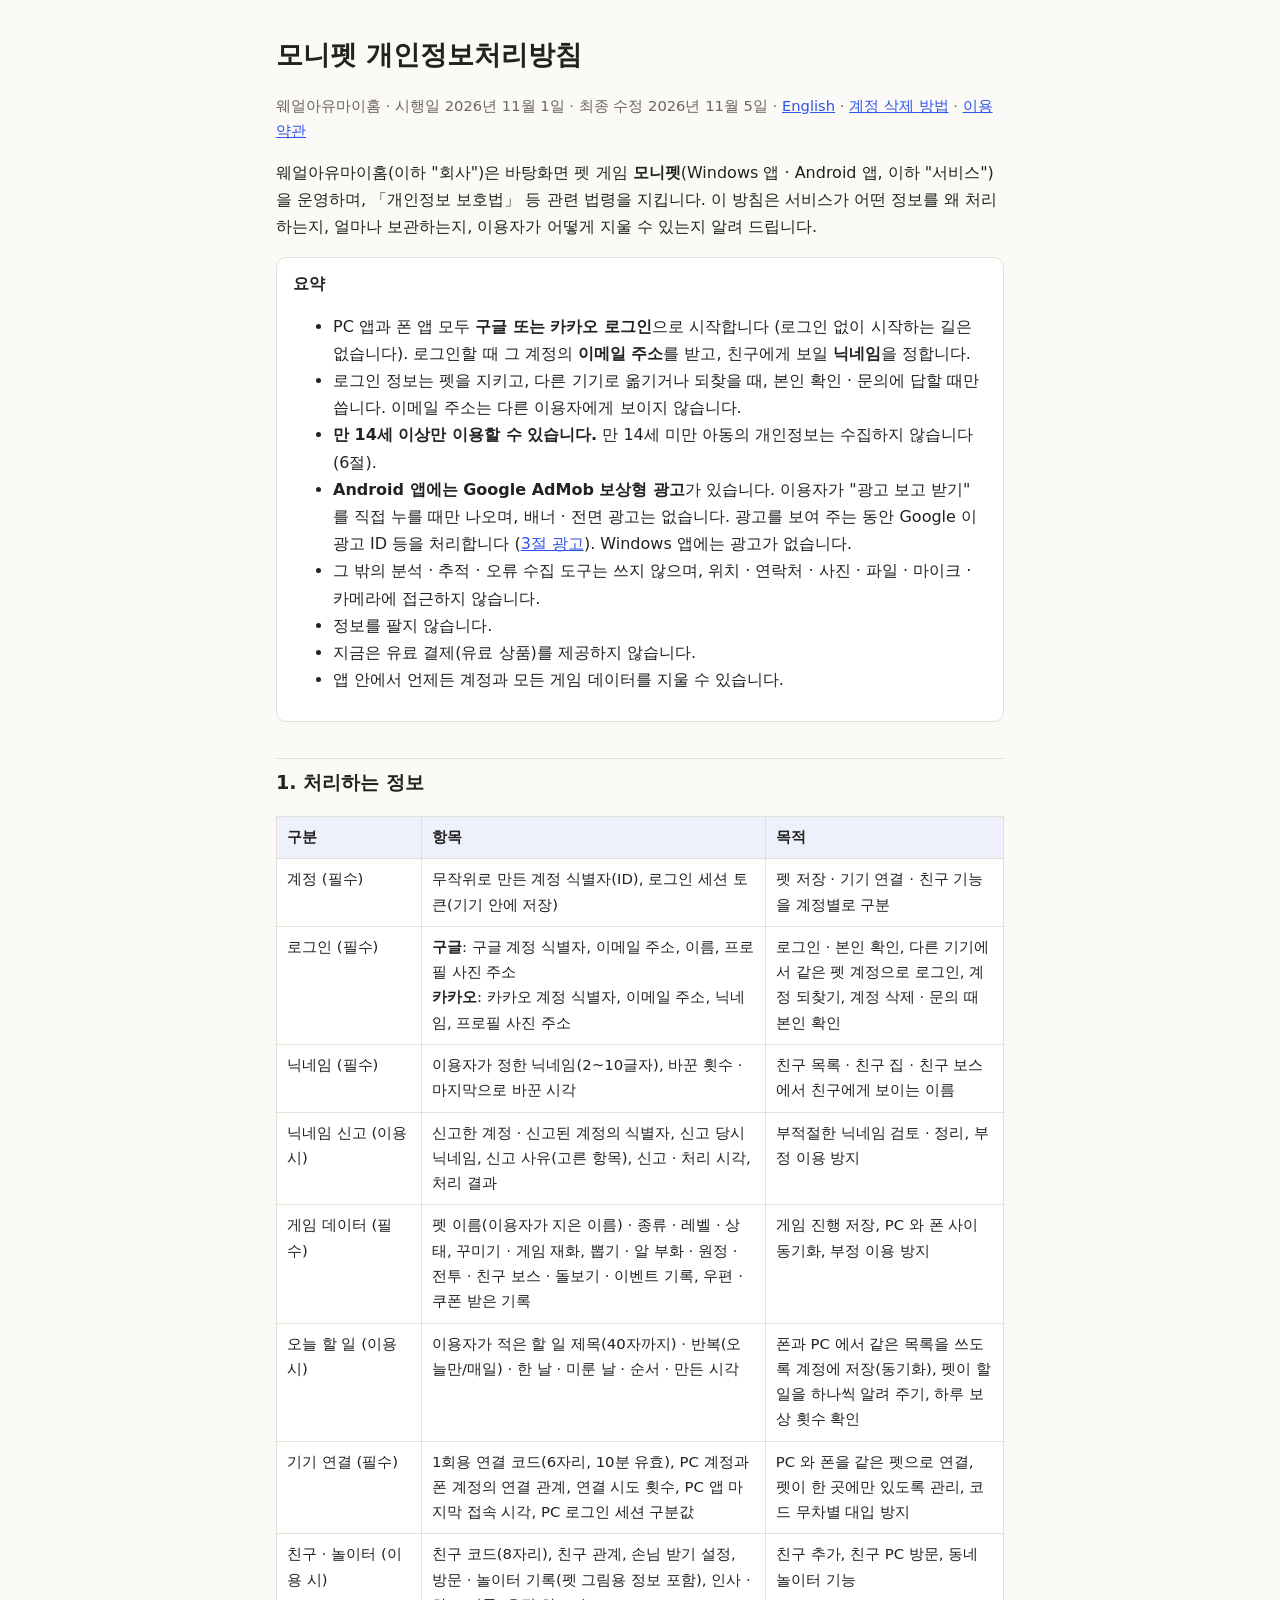
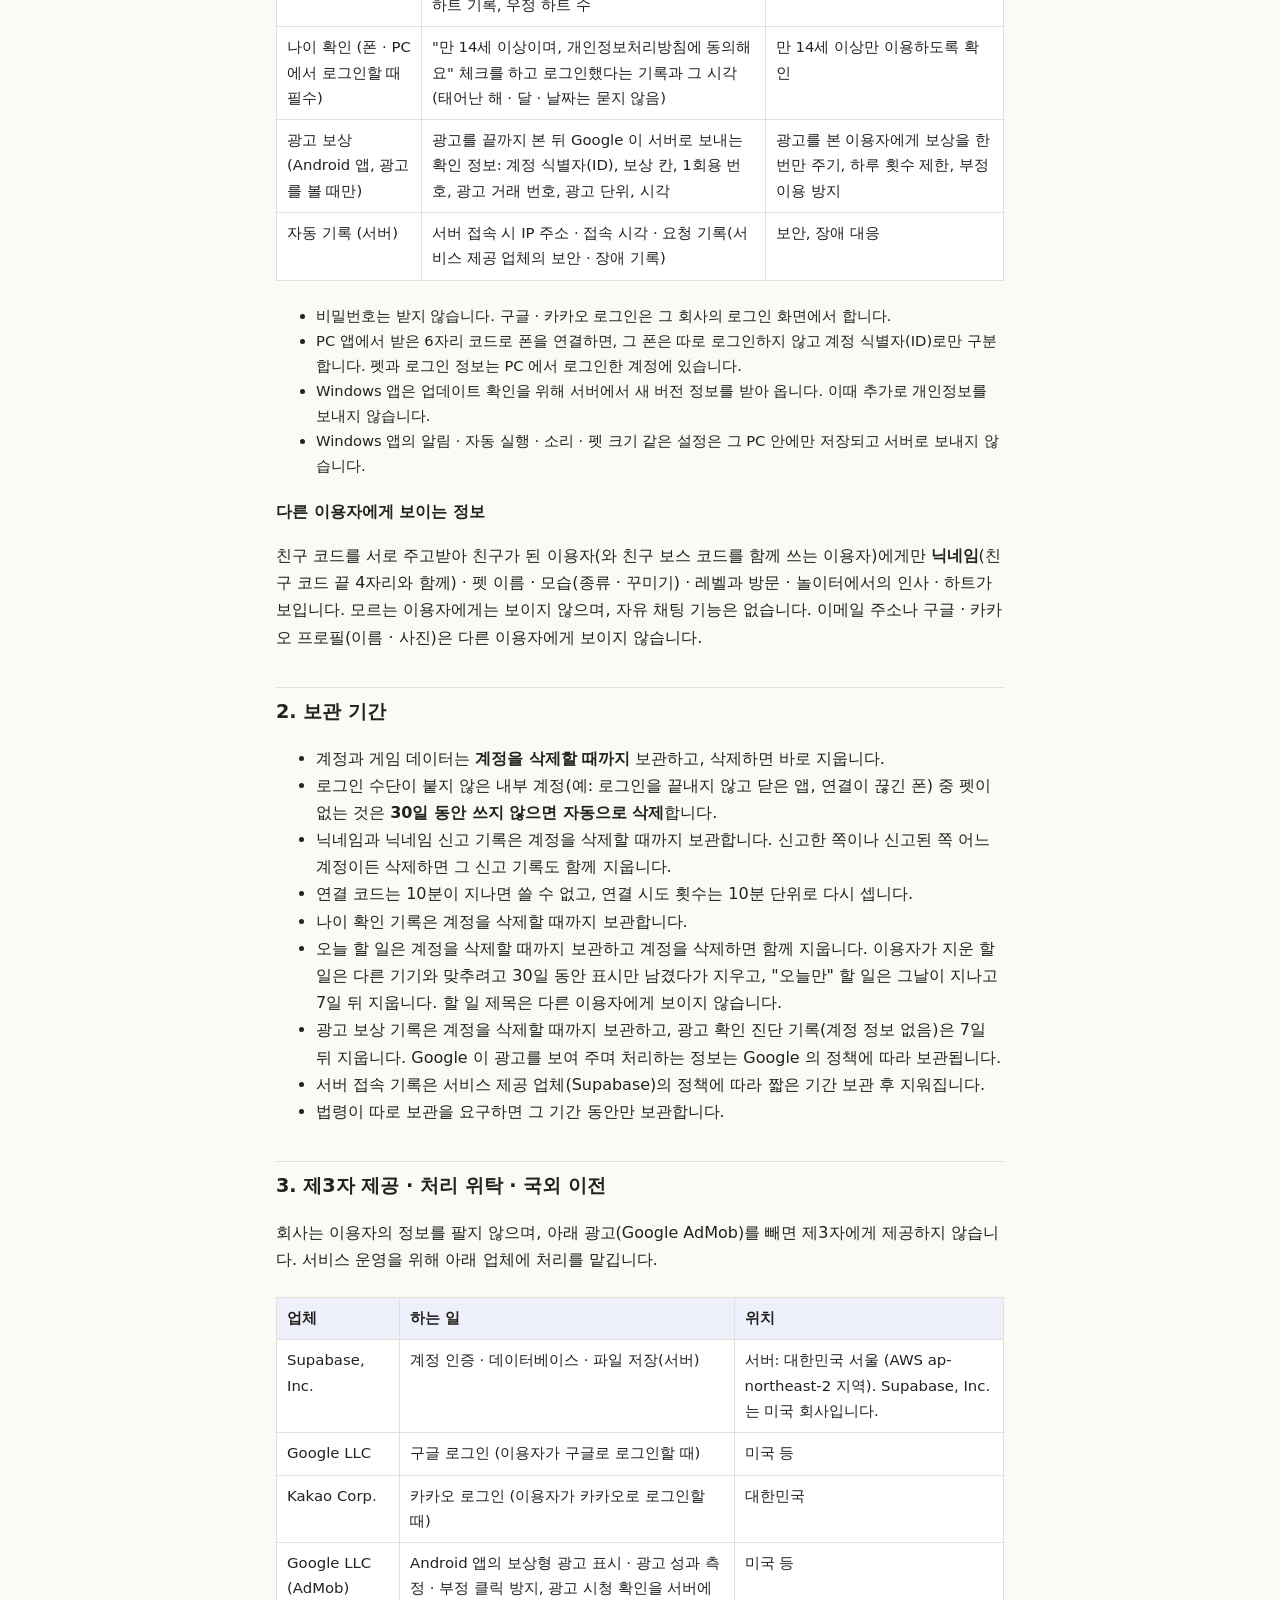
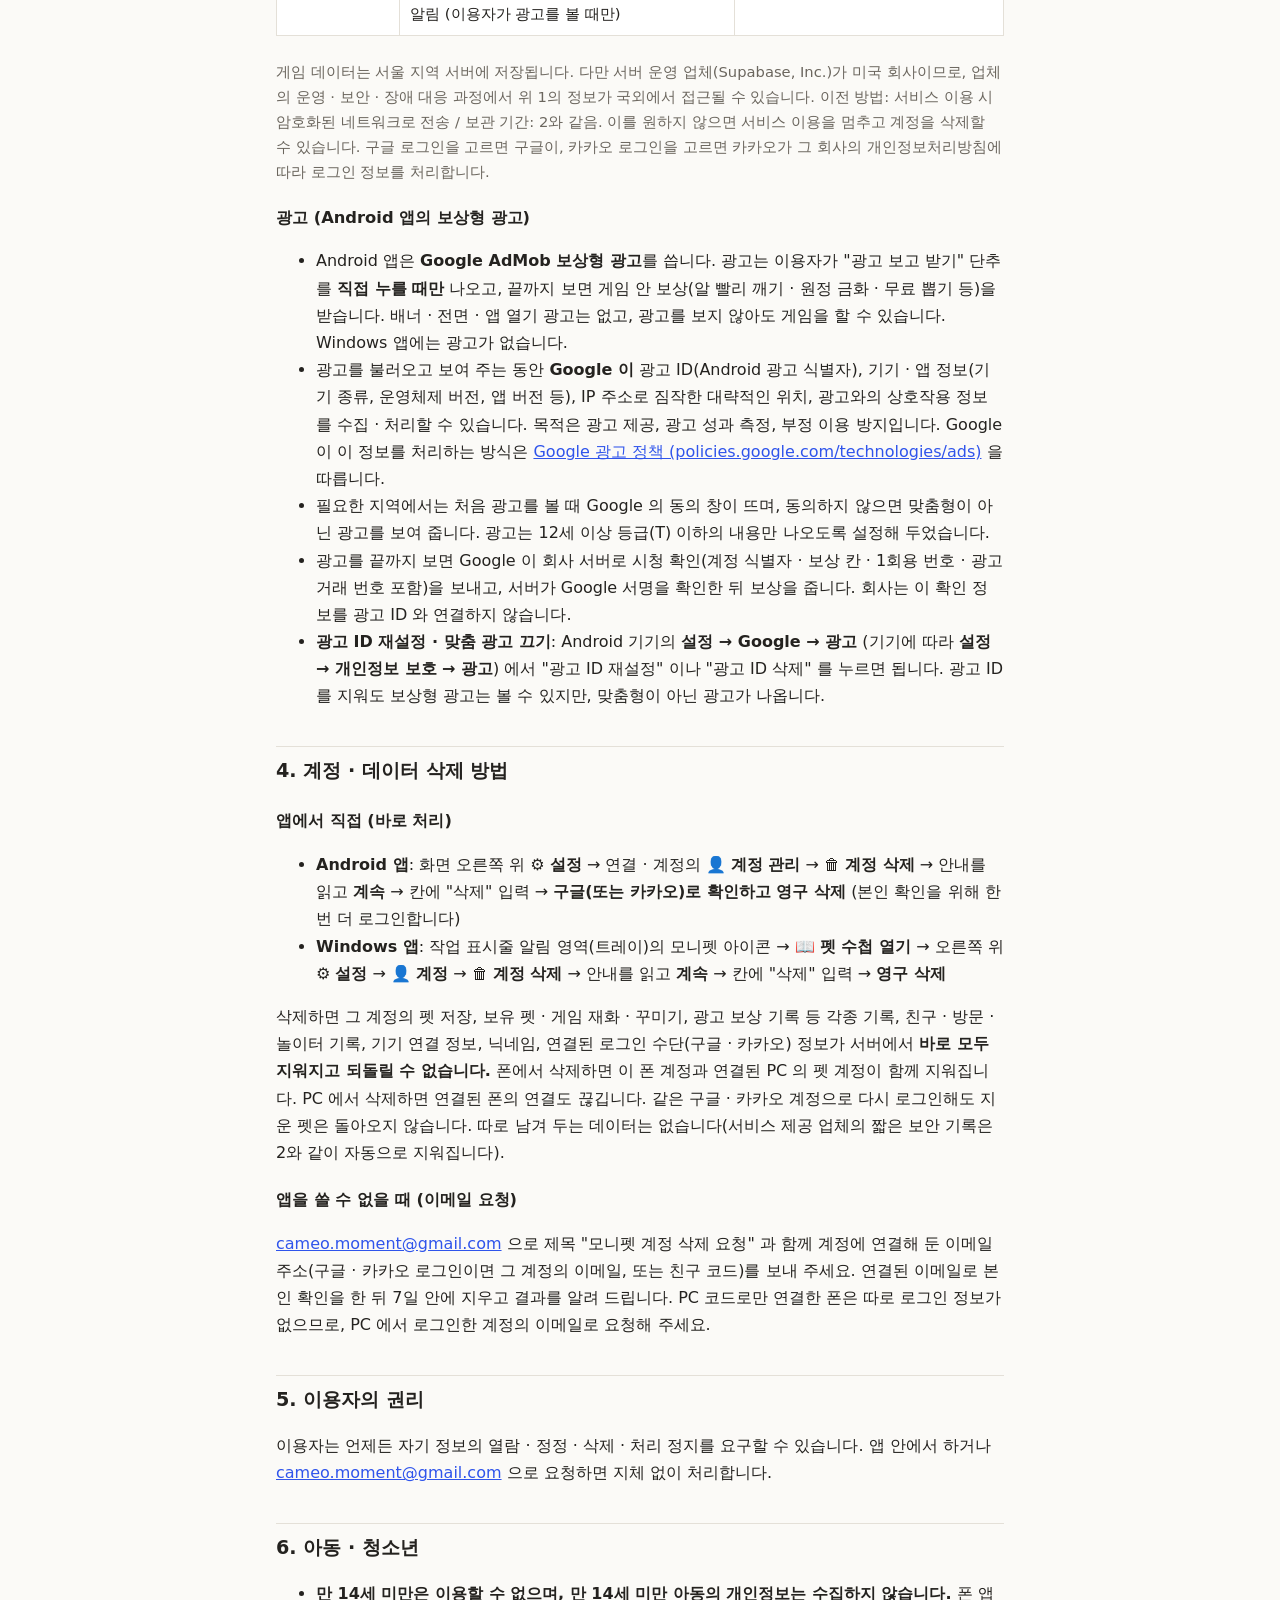
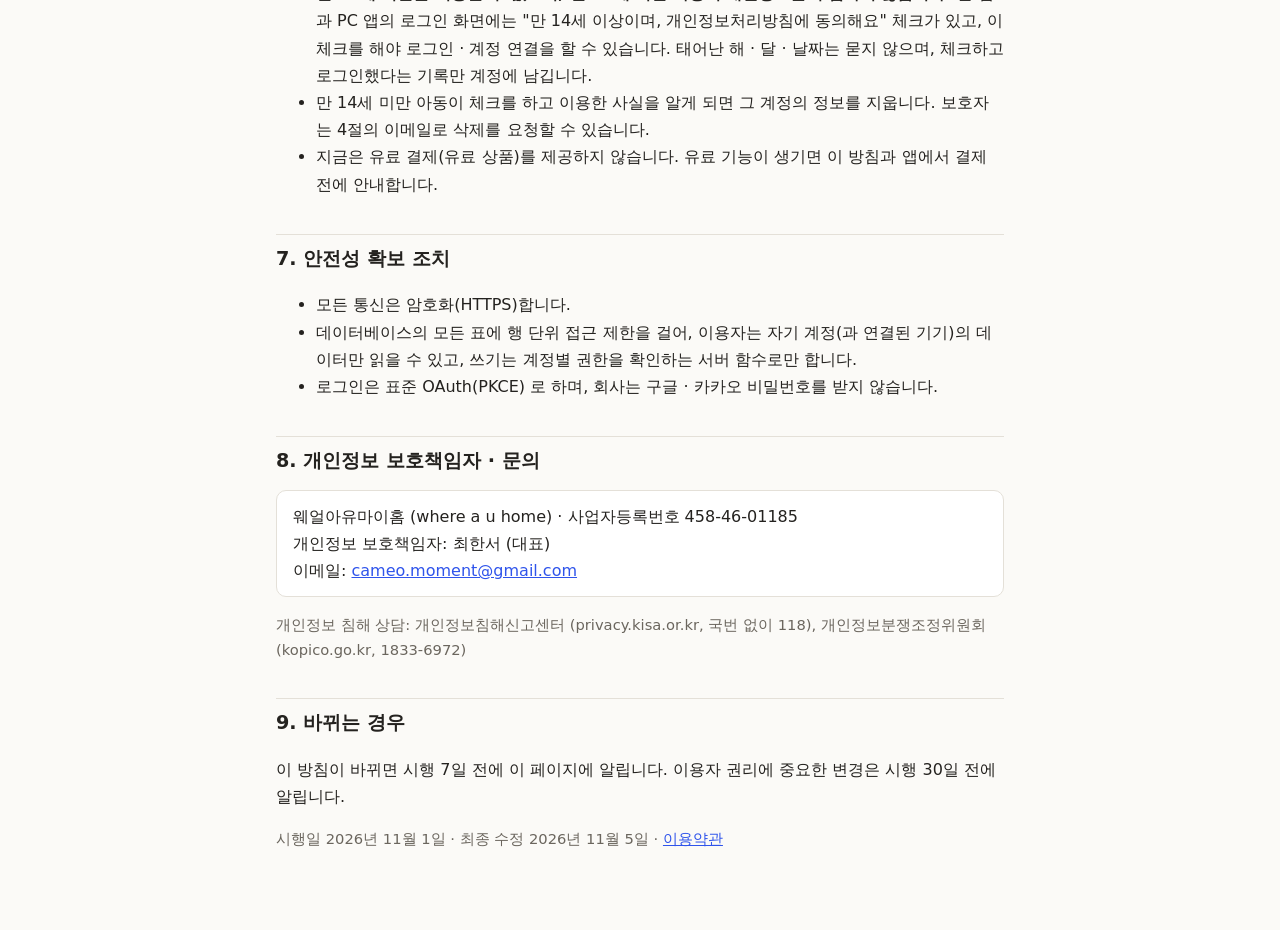
<file: privacy/index.html>
<!doctype html>
<html lang="ko">
<head>
<meta charset="utf-8">
<meta name="viewport" content="width=device-width, initial-scale=1">
<title>모니펫 개인정보처리방침</title>
<meta name="description" content="모니펫(Monipet) 앱의 개인정보처리방침 · 계정 삭제 안내">
<link rel="alternate" hreflang="en" href="en.html">
<!--
  시행본 (2026-11-01), 고침 2026-11-03 (폰 보상형 광고 AdMob · 나이 확인 체크 방식 · 결제 아직 없음 · 오늘 할 일 계정 저장).
  고침 2026-11-05: PC 도 로그인 필수 (익명 시작 없음) · 구글 · 카카오 로그인의 이메일은 필수 · 이메일 코드 로그인은 1.0 에서 끔 (packages/shared/src/account.ts EMAIL_LOGIN_ENABLED)
    · 닉네임 (supabase/migrations/20261116100000_nickname.sql, 닉네임 신고 포함) · 계정 삭제 위치 (폰: 화면 위 ⚙ 설정 → 계정 관리, PC: 펫 수첩 오른쪽 위 ⚙ → 계정) · 이용약관 링크 (../terms/).
  오늘 할 일: supabase/migrations/20261119300000_todos.sql (제목은 계정에 저장해 폰 · PC 동기화, 계정 삭제 시 cascade). 영문판: en.html (내용을 바꾸면 둘 다 고친다).
  광고: packages/shared/src/release.ts ADS_LIVE, apps/mobile/src/ads/rewardedAds.ts, supabase/functions/admob-ssv (SSV 콜백 → claim_ad_reward).
  나이 확인: supabase/migrations/20261107100000_age_attest.sql (체크 하나, 태어난 해 · 달 묻지 않음).
  외부 파일 없이 한 장으로 만들었다 (GitHub Pages / Supabase Storage 어디에 올려도 됨).
  내용은 실제 코드 기준: apps/mobile/src/data/*, apps/desktop/src/cloud/*, supabase/migrations/*, docs/M7-AUTH.md
  서버 지역: supabase projects list → region ap-northeast-2 (서울).
  계정 삭제 안내는 #delete 로 바로 열 수 있다 (Play Console "계정 삭제 URL" 에 이 주소#delete 를 넣는다).
  이메일 발송에 자체 SMTP(Resend · SES 등)를 붙이면 3절 표에 그 업체를 더한다.
  나이 확인 (출시 1.0): packages/shared/src/age.ts, supabase/migrations/20261104100000_age_gate.sql.
  2026-11-01 정책: 만 14세 이상만 이용 (보호자 동의 길 · 보호자 메일(Resend) 없음. supabase/functions/guardian-consent 는 쓰지 않고 배포하지 않음).
-->
<style>
  :root { --bg: #fbfaf7; --fg: #24221f; --muted: #6b665e; --line: #e4e0d8; --accent: #2f54eb; --card: #ffffff; --th: #eef1fc; }
  @media (prefers-color-scheme: dark) {
    :root { --bg: #17181b; --fg: #ecebe8; --muted: #a29e96; --line: #33353a; --accent: #8fa7ff; --card: #1f2125; --th: #262a36; }
  }
  * { box-sizing: border-box; }
  body { margin: 0; background: var(--bg); color: var(--fg); font: 16px/1.7 system-ui, -apple-system, "Apple SD Gothic Neo", "Malgun Gothic", sans-serif; }
  main { max-width: 760px; margin: 0 auto; padding: 32px 16px 64px; }
  h1 { font-size: 1.7rem; margin: 0 0 4px; }
  h2 { font-size: 1.2rem; margin: 36px 0 8px; padding-top: 8px; border-top: 1px solid var(--line); }
  h3 { font-size: 1.02rem; margin: 20px 0 6px; }
  p, li { color: var(--fg); }
  .muted { color: var(--muted); font-size: .92rem; }
  a { color: var(--accent); overflow-wrap: anywhere; }
  table { width: 100%; border-collapse: collapse; font-size: .93rem; margin: 8px 0; background: var(--card); }
  th, td { border: 1px solid var(--line); padding: 8px 10px; text-align: left; vertical-align: top; }
  th { background: var(--th); }
  .table-wrap { overflow-x: auto; }
  .box { background: var(--card); border: 1px solid var(--line); border-radius: 10px; padding: 12px 16px; margin: 12px 0; }
</style>
</head>
<body>
<main>
  <h1>모니펫 개인정보처리방침</h1>
  <p class="muted">웨얼아유마이홈 · 시행일 2026년 11월 1일 · 최종 수정 2026년 11월 5일 · <a href="en.html" hreflang="en" lang="en">English</a> · <a href="#delete">계정 삭제 방법</a> · <a href="../terms/">이용약관</a></p>

  <p>웨얼아유마이홈(이하 "회사")은 바탕화면 펫 게임 <b>모니펫</b>(Windows 앱 · Android 앱, 이하 "서비스")을 운영하며,
  「개인정보 보호법」 등 관련 법령을 지킵니다. 이 방침은 서비스가 어떤 정보를 왜 처리하는지, 얼마나 보관하는지, 이용자가 어떻게 지울 수 있는지 알려 드립니다.</p>

  <div class="box">
    <b>요약</b>
    <ul>
      <li>PC 앱과 폰 앱 모두 <b>구글 또는 카카오 로그인</b>으로 시작합니다 (로그인 없이 시작하는 길은 없습니다). 로그인할 때 그 계정의 <b>이메일 주소</b>를 받고, 친구에게 보일 <b>닉네임</b>을 정합니다.</li>
      <li>로그인 정보는 펫을 지키고, 다른 기기로 옮기거나 되찾을 때, 본인 확인 · 문의에 답할 때만 씁니다. 이메일 주소는 다른 이용자에게 보이지 않습니다.</li>
      <li><b>만 14세 이상만 이용할 수 있습니다.</b> 만 14세 미만 아동의 개인정보는 수집하지 않습니다 (6절).</li>
      <li><b>Android 앱에는 Google AdMob 보상형 광고</b>가 있습니다. 이용자가 "광고 보고 받기" 를 직접 누를 때만 나오며, 배너 · 전면 광고는 없습니다. 광고를 보여 주는 동안 Google 이 광고 ID 등을 처리합니다 (<a href="#ads">3절 광고</a>). Windows 앱에는 광고가 없습니다.</li>
      <li>그 밖의 분석 · 추적 · 오류 수집 도구는 쓰지 않으며, 위치 · 연락처 · 사진 · 파일 · 마이크 · 카메라에 접근하지 않습니다.</li>
      <li>정보를 팔지 않습니다.</li>
      <li>지금은 유료 결제(유료 상품)를 제공하지 않습니다.</li>
      <li>앱 안에서 언제든 계정과 모든 게임 데이터를 지울 수 있습니다.</li>
    </ul>
  </div>

  <h2>1. 처리하는 정보</h2>
  <div class="table-wrap">
  <table>
    <tr><th>구분</th><th>항목</th><th>목적</th></tr>
    <tr><td>계정 (필수)</td><td>무작위로 만든 계정 식별자(ID), 로그인 세션 토큰(기기 안에 저장)</td><td>펫 저장 · 기기 연결 · 친구 기능을 계정별로 구분</td></tr>
    <tr><td>로그인 (필수)</td><td><b>구글</b>: 구글 계정 식별자, 이메일 주소, 이름, 프로필 사진 주소<br>
      <b>카카오</b>: 카카오 계정 식별자, 이메일 주소, 닉네임, 프로필 사진 주소</td><td>로그인 · 본인 확인, 다른 기기에서 같은 펫 계정으로 로그인, 계정 되찾기, 계정 삭제 · 문의 때 본인 확인</td></tr>
    <tr><td>닉네임 (필수)</td><td>이용자가 정한 닉네임(2~10글자), 바꾼 횟수 · 마지막으로 바꾼 시각</td><td>친구 목록 · 친구 집 · 친구 보스에서 친구에게 보이는 이름</td></tr>
    <tr><td>닉네임 신고 (이용 시)</td><td>신고한 계정 · 신고된 계정의 식별자, 신고 당시 닉네임, 신고 사유(고른 항목), 신고 · 처리 시각, 처리 결과</td><td>부적절한 닉네임 검토 · 정리, 부정 이용 방지</td></tr>
    <tr><td>게임 데이터 (필수)</td><td>펫 이름(이용자가 지은 이름) · 종류 · 레벨 · 상태, 꾸미기 · 게임 재화, 뽑기 · 알 부화 · 원정 · 전투 · 친구 보스 · 돌보기 · 이벤트 기록, 우편 · 쿠폰 받은 기록</td><td>게임 진행 저장, PC 와 폰 사이 동기화, 부정 이용 방지</td></tr>
    <tr><td>오늘 할 일 (이용 시)</td><td>이용자가 적은 할 일 제목(40자까지) · 반복(오늘만/매일) · 한 날 · 미룬 날 · 순서 · 만든 시각</td><td>폰과 PC 에서 같은 목록을 쓰도록 계정에 저장(동기화), 펫이 할 일을 하나씩 알려 주기, 하루 보상 횟수 확인</td></tr>
    <tr><td>기기 연결 (필수)</td><td>1회용 연결 코드(6자리, 10분 유효), PC 계정과 폰 계정의 연결 관계, 연결 시도 횟수, PC 앱 마지막 접속 시각, PC 로그인 세션 구분값</td><td>PC 와 폰을 같은 펫으로 연결, 펫이 한 곳에만 있도록 관리, 코드 무차별 대입 방지</td></tr>
    <tr><td>친구 · 놀이터 (이용 시)</td><td>친구 코드(8자리), 친구 관계, 손님 받기 설정, 방문 · 놀이터 기록(펫 그림용 정보 포함), 인사 · 하트 기록, 우정 하트 수</td><td>친구 추가, 친구 PC 방문, 동네 놀이터 기능</td></tr>
    <tr><td>나이 확인 (폰 · PC 에서 로그인할 때 필수)</td><td>"만 14세 이상이며, 개인정보처리방침에 동의해요" 체크를 하고 로그인했다는 기록과 그 시각 (태어난 해 · 달 · 날짜는 묻지 않음)</td><td>만 14세 이상만 이용하도록 확인</td></tr>
    <tr><td>광고 보상 (Android 앱, 광고를 볼 때만)</td><td>광고를 끝까지 본 뒤 Google 이 서버로 보내는 확인 정보: 계정 식별자(ID), 보상 칸, 1회용 번호, 광고 거래 번호, 광고 단위, 시각</td><td>광고를 본 이용자에게 보상을 한 번만 주기, 하루 횟수 제한, 부정 이용 방지</td></tr>
    <tr><td>자동 기록 (서버)</td><td>서버 접속 시 IP 주소 · 접속 시각 · 요청 기록(서비스 제공 업체의 보안 · 장애 기록)</td><td>보안, 장애 대응</td></tr>
  </table>
  </div>
  <ul class="muted">
    <li>비밀번호는 받지 않습니다. 구글 · 카카오 로그인은 그 회사의 로그인 화면에서 합니다.</li>
    <li>PC 앱에서 받은 6자리 코드로 폰을 연결하면, 그 폰은 따로 로그인하지 않고 계정 식별자(ID)로만 구분합니다. 펫과 로그인 정보는 PC 에서 로그인한 계정에 있습니다.</li>
    <li>Windows 앱은 업데이트 확인을 위해 서버에서 새 버전 정보를 받아 옵니다. 이때 추가로 개인정보를 보내지 않습니다.</li>
    <li>Windows 앱의 알림 · 자동 실행 · 소리 · 펫 크기 같은 설정은 그 PC 안에만 저장되고 서버로 보내지 않습니다.</li>
  </ul>

  <h3>다른 이용자에게 보이는 정보</h3>
  <p>친구 코드를 서로 주고받아 친구가 된 이용자(와 친구 보스 코드를 함께 쓰는 이용자)에게만 <b>닉네임</b>(친구 코드 끝 4자리와 함께) · 펫 이름 · 모습(종류 · 꾸미기) · 레벨과 방문 · 놀이터에서의 인사 · 하트가 보입니다.
  모르는 이용자에게는 보이지 않으며, 자유 채팅 기능은 없습니다. 이메일 주소나 구글 · 카카오 프로필(이름 · 사진)은 다른 이용자에게 보이지 않습니다.</p>

  <h2>2. 보관 기간</h2>
  <ul>
    <li>계정과 게임 데이터는 <b>계정을 삭제할 때까지</b> 보관하고, 삭제하면 바로 지웁니다.</li>
    <li>로그인 수단이 붙지 않은 내부 계정(예: 로그인을 끝내지 않고 닫은 앱, 연결이 끊긴 폰) 중 펫이 없는 것은 <b>30일 동안 쓰지 않으면 자동으로 삭제</b>합니다.</li>
    <li>닉네임과 닉네임 신고 기록은 계정을 삭제할 때까지 보관합니다. 신고한 쪽이나 신고된 쪽 어느 계정이든 삭제하면 그 신고 기록도 함께 지웁니다.</li>
    <li>연결 코드는 10분이 지나면 쓸 수 없고, 연결 시도 횟수는 10분 단위로 다시 셉니다.</li>
    <li>나이 확인 기록은 계정을 삭제할 때까지 보관합니다.</li>
    <li>오늘 할 일은 계정을 삭제할 때까지 보관하고 계정을 삭제하면 함께 지웁니다. 이용자가 지운 할 일은 다른 기기와 맞추려고 30일 동안 표시만 남겼다가 지우고, "오늘만" 할 일은 그날이 지나고 7일 뒤 지웁니다. 할 일 제목은 다른 이용자에게 보이지 않습니다.</li>
    <li>광고 보상 기록은 계정을 삭제할 때까지 보관하고, 광고 확인 진단 기록(계정 정보 없음)은 7일 뒤 지웁니다. Google 이 광고를 보여 주며 처리하는 정보는 Google 의 정책에 따라 보관됩니다.</li>
    <li>서버 접속 기록은 서비스 제공 업체(Supabase)의 정책에 따라 짧은 기간 보관 후 지워집니다.</li>
    <li>법령이 따로 보관을 요구하면 그 기간 동안만 보관합니다.</li>
  </ul>

  <h2>3. 제3자 제공 · 처리 위탁 · 국외 이전</h2>
  <p>회사는 이용자의 정보를 팔지 않으며, 아래 광고(Google AdMob)를 빼면 제3자에게 제공하지 않습니다. 서비스 운영을 위해 아래 업체에 처리를 맡깁니다.</p>
  <div class="table-wrap">
  <table>
    <tr><th>업체</th><th>하는 일</th><th>위치</th></tr>
    <tr><td>Supabase, Inc.</td><td>계정 인증 · 데이터베이스 · 파일 저장(서버)</td><td>서버: 대한민국 서울 (AWS ap-northeast-2 지역). Supabase, Inc. 는 미국 회사입니다.</td></tr>
    <tr><td>Google LLC</td><td>구글 로그인 (이용자가 구글로 로그인할 때)</td><td>미국 등</td></tr>
    <tr><td>Kakao Corp.</td><td>카카오 로그인 (이용자가 카카오로 로그인할 때)</td><td>대한민국</td></tr>
    <tr><td>Google LLC (AdMob)</td><td>Android 앱의 보상형 광고 표시 · 광고 성과 측정 · 부정 클릭 방지, 광고 시청 확인을 서버에 알림 (이용자가 광고를 볼 때만)</td><td>미국 등</td></tr>
  </table>
  </div>
  <p class="muted">게임 데이터는 서울 지역 서버에 저장됩니다. 다만 서버 운영 업체(Supabase, Inc.)가 미국 회사이므로, 업체의 운영 · 보안 · 장애 대응 과정에서 위 1의 정보가 국외에서 접근될 수 있습니다.
  이전 방법: 서비스 이용 시 암호화된 네트워크로 전송 / 보관 기간: 2와 같음. 이를 원하지 않으면 서비스 이용을 멈추고 계정을 삭제할 수 있습니다.
  구글 로그인을 고르면 구글이, 카카오 로그인을 고르면 카카오가 그 회사의 개인정보처리방침에 따라 로그인 정보를 처리합니다.</p>

  <h3 id="ads">광고 (Android 앱의 보상형 광고)</h3>
  <ul>
    <li>Android 앱은 <b>Google AdMob 보상형 광고</b>를 씁니다. 광고는 이용자가 "광고 보고 받기" 단추를 <b>직접 누를 때만</b> 나오고, 끝까지 보면 게임 안 보상(알 빨리 깨기 · 원정 금화 · 무료 뽑기 등)을 받습니다. 배너 · 전면 · 앱 열기 광고는 없고, 광고를 보지 않아도 게임을 할 수 있습니다. Windows 앱에는 광고가 없습니다.</li>
    <li>광고를 불러오고 보여 주는 동안 <b>Google 이</b> 광고 ID(Android 광고 식별자), 기기 · 앱 정보(기기 종류, 운영체제 버전, 앱 버전 등), IP 주소로 짐작한 대략적인 위치, 광고와의 상호작용 정보를 수집 · 처리할 수 있습니다. 목적은 광고 제공, 광고 성과 측정, 부정 이용 방지입니다.
      Google 이 이 정보를 처리하는 방식은 <a href="https://policies.google.com/technologies/ads" rel="noopener">Google 광고 정책 (policies.google.com/technologies/ads)</a> 을 따릅니다.</li>
    <li>필요한 지역에서는 처음 광고를 볼 때 Google 의 동의 창이 뜨며, 동의하지 않으면 맞춤형이 아닌 광고를 보여 줍니다. 광고는 12세 이상 등급(T) 이하의 내용만 나오도록 설정해 두었습니다.</li>
    <li>광고를 끝까지 보면 Google 이 회사 서버로 시청 확인(계정 식별자 · 보상 칸 · 1회용 번호 · 광고 거래 번호 포함)을 보내고, 서버가 Google 서명을 확인한 뒤 보상을 줍니다. 회사는 이 확인 정보를 광고 ID 와 연결하지 않습니다.</li>
    <li><b>광고 ID 재설정 · 맞춤 광고 끄기</b>: Android 기기의 <b>설정 → Google → 광고</b> (기기에 따라 <b>설정 → 개인정보 보호 → 광고</b>) 에서 "광고 ID 재설정" 이나 "광고 ID 삭제" 를 누르면 됩니다. 광고 ID 를 지워도 보상형 광고는 볼 수 있지만, 맞춤형이 아닌 광고가 나옵니다.</li>
  </ul>

  <h2 id="delete">4. 계정 · 데이터 삭제 방법</h2>
  <h3>앱에서 직접 (바로 처리)</h3>
  <ul>
    <li><b>Android 앱</b>: 화면 오른쪽 위 ⚙️ <b>설정</b> → 연결 · 계정의 👤 <b>계정 관리</b> → 🗑 <b>계정 삭제</b> → 안내를 읽고 <b>계속</b> → 칸에 "삭제" 입력 → <b>구글(또는 카카오)로 확인하고 영구 삭제</b> (본인 확인을 위해 한 번 더 로그인합니다)</li>
    <li><b>Windows 앱</b>: 작업 표시줄 알림 영역(트레이)의 모니펫 아이콘 → 📖 <b>펫 수첩 열기</b> → 오른쪽 위 ⚙️ <b>설정</b> → 👤 <b>계정</b> → 🗑 <b>계정 삭제</b> → 안내를 읽고 <b>계속</b> → 칸에 "삭제" 입력 → <b>영구 삭제</b></li>
  </ul>
  <p>삭제하면 그 계정의 펫 저장, 보유 펫 · 게임 재화 · 꾸미기, 광고 보상 기록 등 각종 기록, 친구 · 방문 · 놀이터 기록, 기기 연결 정보, 닉네임, 연결된 로그인 수단(구글 · 카카오) 정보가 서버에서 <b>바로 모두 지워지고 되돌릴 수 없습니다.</b>
  폰에서 삭제하면 이 폰 계정과 연결된 PC 의 펫 계정이 함께 지워집니다. PC 에서 삭제하면 연결된 폰의 연결도 끊깁니다.
  같은 구글 · 카카오 계정으로 다시 로그인해도 지운 펫은 돌아오지 않습니다. 따로 남겨 두는 데이터는 없습니다(서비스 제공 업체의 짧은 보안 기록은 2와 같이 자동으로 지워집니다).</p>
  <h3>앱을 쓸 수 없을 때 (이메일 요청)</h3>
  <p><a href="mailto:cameo.moment@gmail.com?subject=%EB%AA%A8%EB%8B%88%ED%8E%AB%20%EA%B3%84%EC%A0%95%20%EC%82%AD%EC%A0%9C%20%EC%9A%94%EC%B2%AD">cameo.moment@gmail.com</a> 으로 제목 "모니펫 계정 삭제 요청" 과 함께 계정에 연결해 둔 이메일 주소(구글 · 카카오 로그인이면 그 계정의 이메일, 또는 친구 코드)를 보내 주세요.
  연결된 이메일로 본인 확인을 한 뒤 7일 안에 지우고 결과를 알려 드립니다.
  PC 코드로만 연결한 폰은 따로 로그인 정보가 없으므로, PC 에서 로그인한 계정의 이메일로 요청해 주세요.</p>

  <h2>5. 이용자의 권리</h2>
  <p>이용자는 언제든 자기 정보의 열람 · 정정 · 삭제 · 처리 정지를 요구할 수 있습니다. 앱 안에서 하거나 <a href="mailto:cameo.moment@gmail.com">cameo.moment@gmail.com</a> 으로 요청하면 지체 없이 처리합니다.</p>

  <h2>6. 아동 · 청소년</h2>
  <ul>
    <li><b>만 14세 미만은 이용할 수 없으며, 만 14세 미만 아동의 개인정보는 수집하지 않습니다.</b> 폰 앱과 PC 앱의 로그인 화면에는 "만 14세 이상이며, 개인정보처리방침에 동의해요" 체크가 있고,
      이 체크를 해야 로그인 · 계정 연결을 할 수 있습니다. 태어난 해 · 달 · 날짜는 묻지 않으며, 체크하고 로그인했다는 기록만 계정에 남깁니다.</li>
    <li>만 14세 미만 아동이 체크를 하고 이용한 사실을 알게 되면 그 계정의 정보를 지웁니다. 보호자는 4절의 이메일로 삭제를 요청할 수 있습니다.</li>
    <li>지금은 유료 결제(유료 상품)를 제공하지 않습니다. 유료 기능이 생기면 이 방침과 앱에서 결제 전에 안내합니다.</li>
  </ul>

  <h2>7. 안전성 확보 조치</h2>
  <ul>
    <li>모든 통신은 암호화(HTTPS)합니다.</li>
    <li>데이터베이스의 모든 표에 행 단위 접근 제한을 걸어, 이용자는 자기 계정(과 연결된 기기)의 데이터만 읽을 수 있고, 쓰기는 계정별 권한을 확인하는 서버 함수로만 합니다.</li>
    <li>로그인은 표준 OAuth(PKCE) 로 하며, 회사는 구글 · 카카오 비밀번호를 받지 않습니다.</li>
  </ul>

  <h2>8. 개인정보 보호책임자 · 문의</h2>
  <div class="box">
    <p style="margin:0">웨얼아유마이홈 (where a u home) · 사업자등록번호 458-46-01185<br>
    개인정보 보호책임자: 최한서 (대표)<br>
    이메일: <a href="mailto:cameo.moment@gmail.com">cameo.moment@gmail.com</a></p>
  </div>
  <p class="muted">개인정보 침해 상담: 개인정보침해신고센터 (privacy.kisa.or.kr, 국번 없이 118), 개인정보분쟁조정위원회 (kopico.go.kr, 1833-6972)</p>

  <h2>9. 바뀌는 경우</h2>
  <p>이 방침이 바뀌면 시행 7일 전에 이 페이지에 알립니다. 이용자 권리에 중요한 변경은 시행 30일 전에 알립니다.</p>
  <p class="muted">시행일 2026년 11월 1일 · 최종 수정 2026년 11월 5일 · <a href="../terms/">이용약관</a></p>
</main>
</body>
</html>
</file>
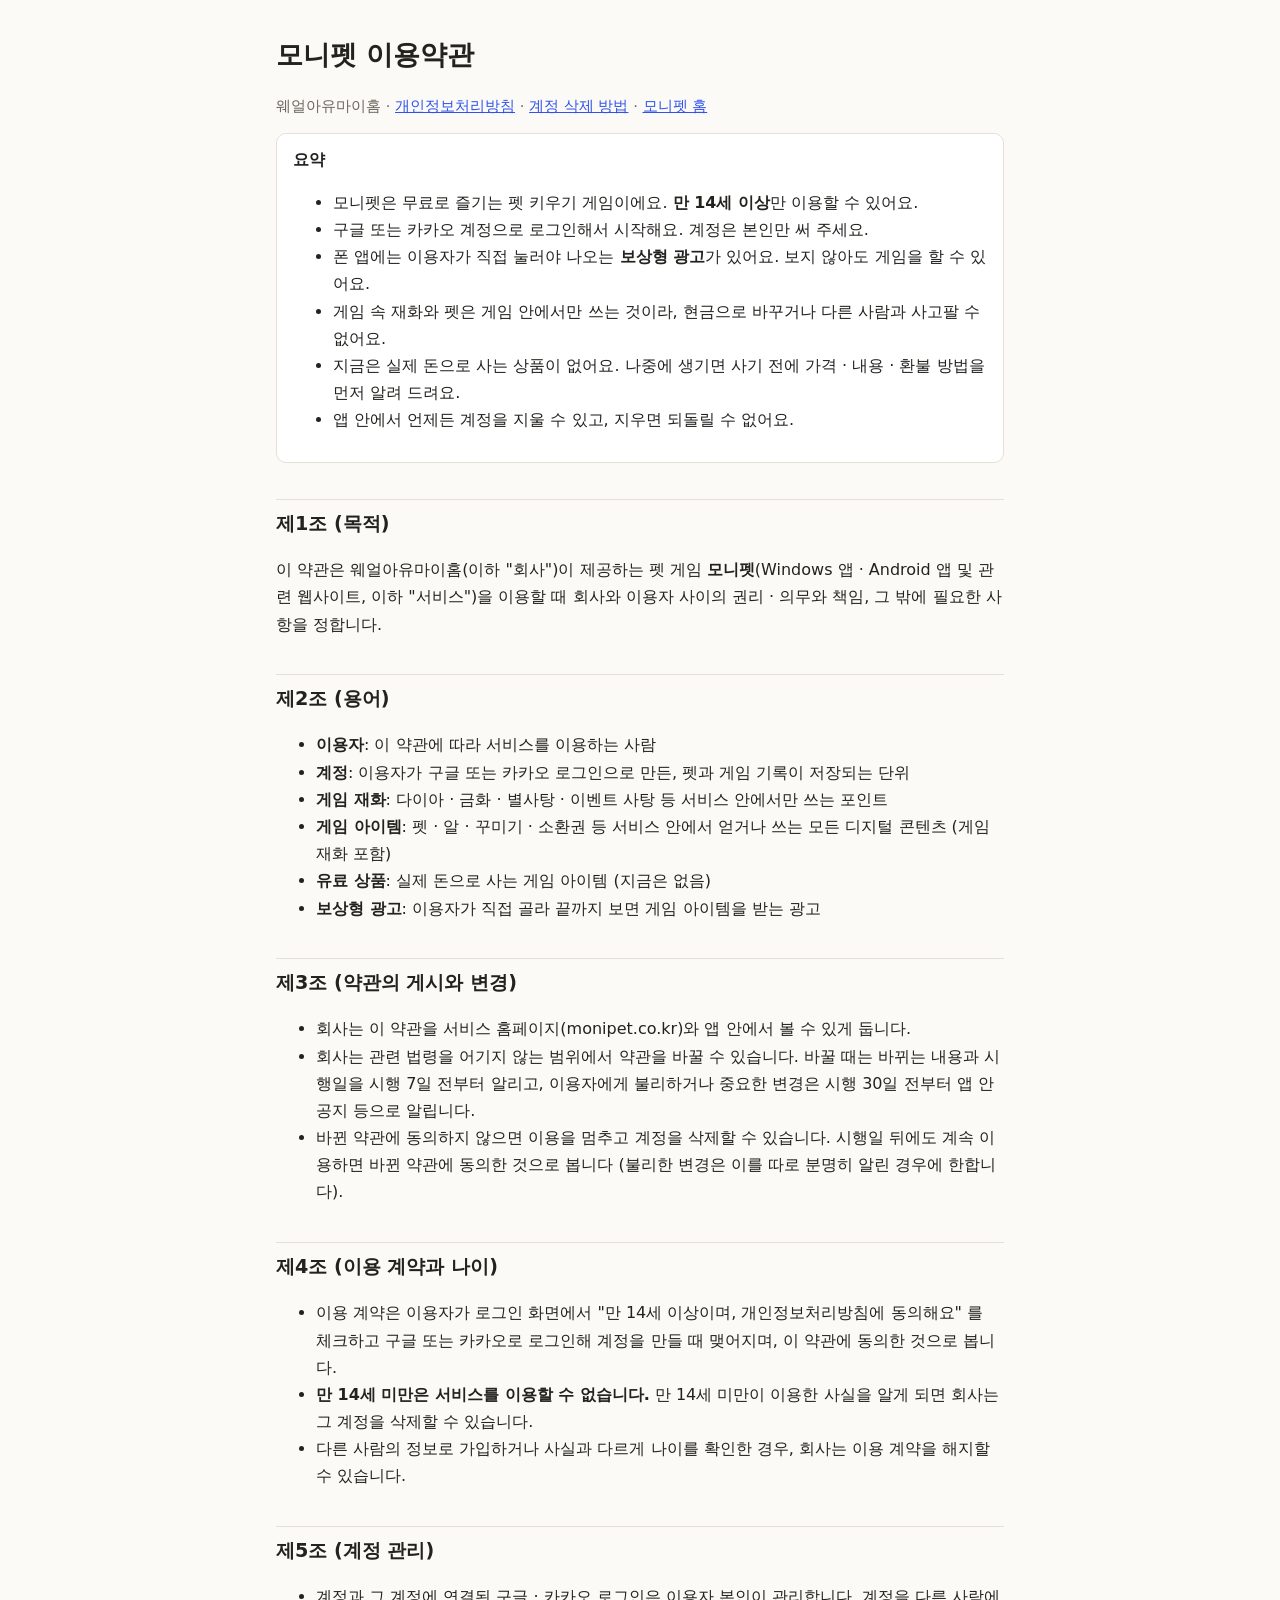
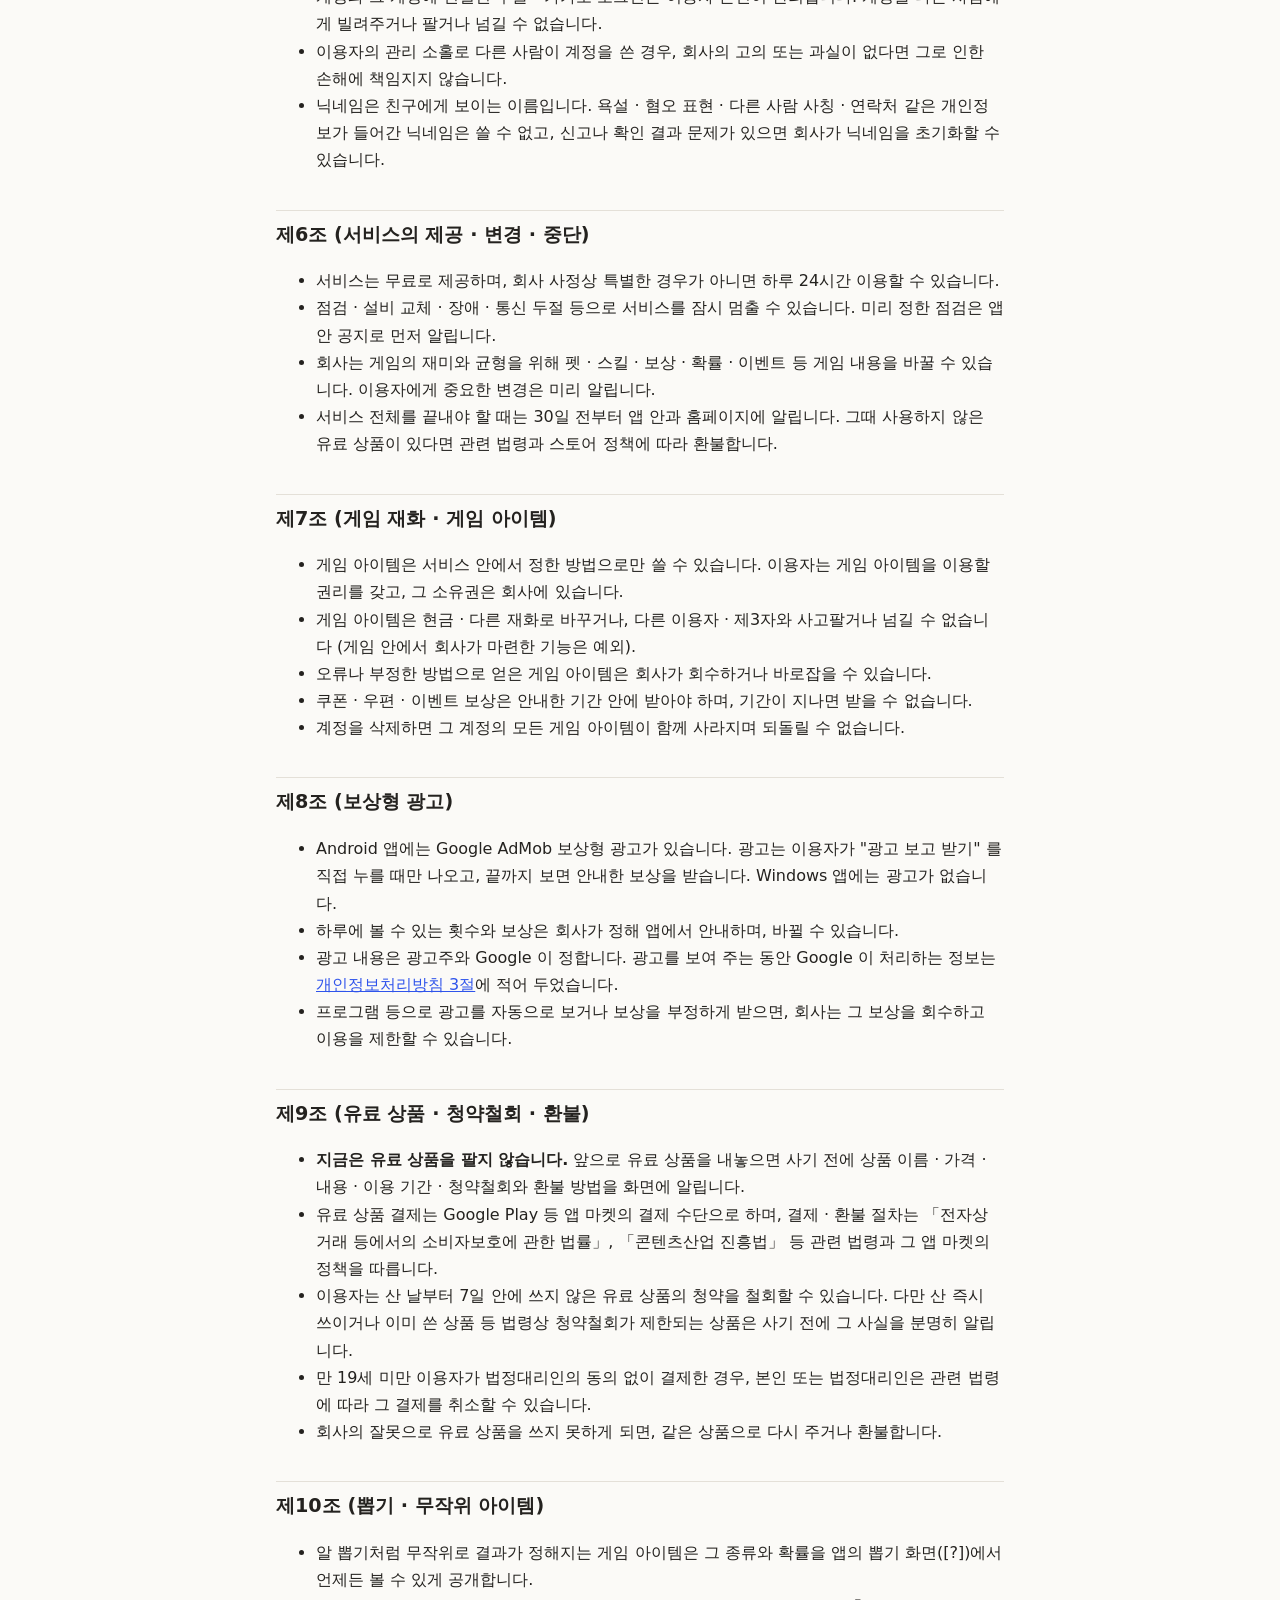
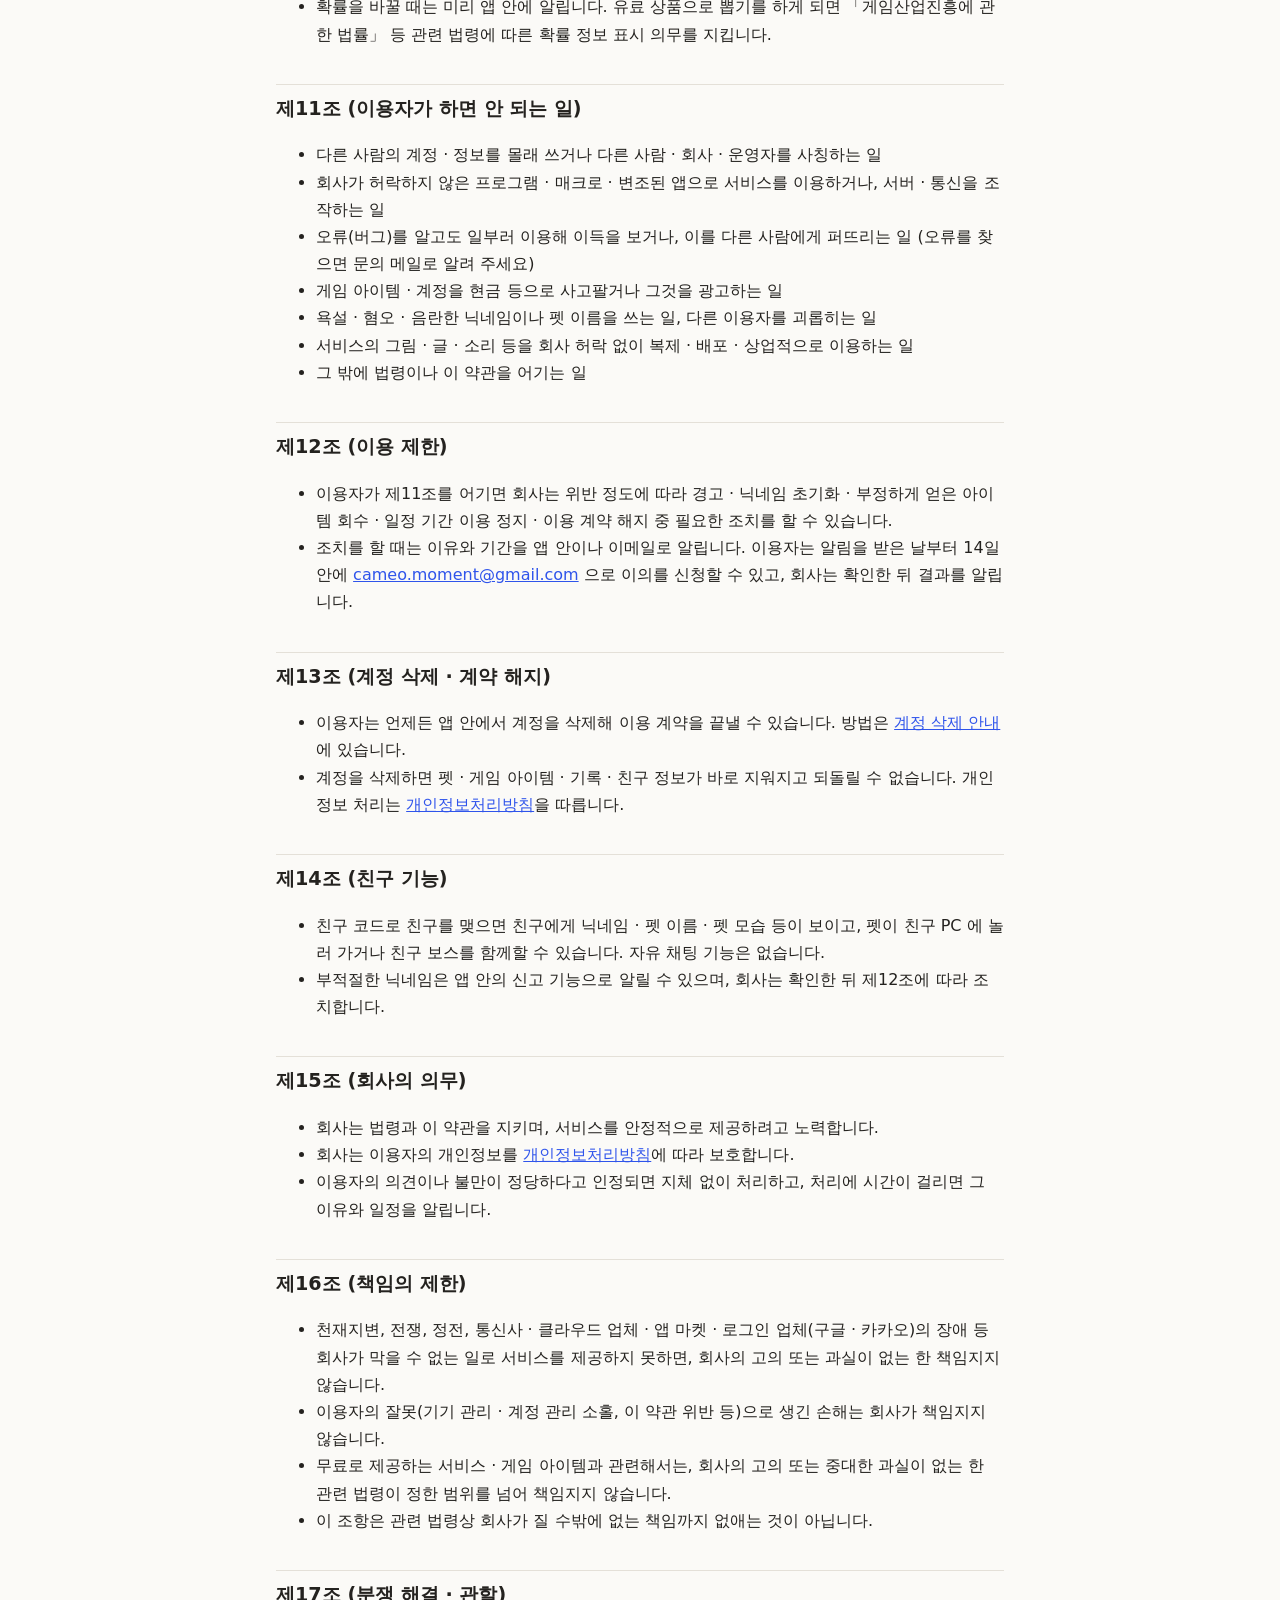
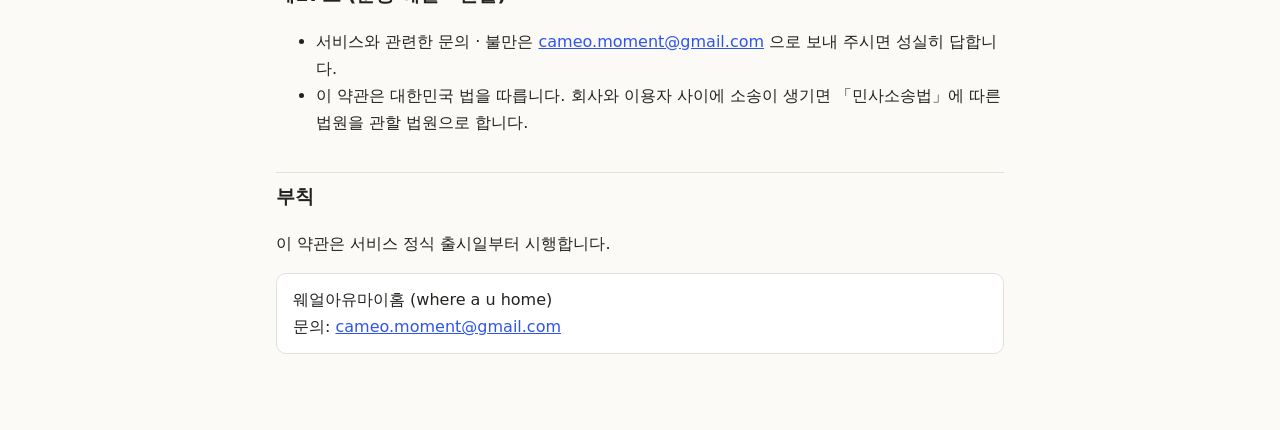
<file: terms/index.html>
<!doctype html>
<html lang="ko">
<head>
<meta charset="utf-8">
<meta name="viewport" content="width=device-width, initial-scale=1">
<title>모니펫 이용약관</title>
<meta name="description" content="모니펫(Monipet) 앱 이용약관">
<!--
  초안 (2026-11-05) — 법률 검토 전. 출시 전에 사용자가 읽고 고친 뒤 시행일을 정한다.
  원본은 docs/terms/index.html → node scripts/build-site.mjs 가 site/terms/index.html 로 복사한다 (site/ 쪽을 직접 고치지 말 것).
  주소: https://monipet.co.kr/terms/ (홈페이지 바닥 · 개인정보처리방침에서 링크).
  사실 근거: 만 14세 이상 (docs/privacy 6절, supabase/migrations/20261107100000_age_attest.sql) · 로그인 필수 (구글 · 카카오, packages/shared/src/account.ts)
    · 보상형 광고 (packages/shared/src/release.ts ADS_LIVE, 폰만) · 결제는 1.0 에서 꺼 둠 (IAP_LIVE = false, docs/MONETIZATION.md) · 계정 삭제 (앱 안 · docs/privacy #delete)
    · 닉네임 신고 (supabase/migrations/20261116100000_nickname.sql) · 뽑기 확률 공개 (앱 뽑기 화면 [?]).
  유료 상품을 켤 때 9 · 10조 (청약철회 · 환불 · 확률) 를 실제 상품 · 스토어 정책에 맞춰 다시 본다. 모양은 docs/privacy/index.html 과 같다.
-->
<style>
  :root { --bg: #fbfaf7; --fg: #24221f; --muted: #6b665e; --line: #e4e0d8; --accent: #2f54eb; --card: #ffffff; --th: #eef1fc; }
  @media (prefers-color-scheme: dark) {
    :root { --bg: #17181b; --fg: #ecebe8; --muted: #a29e96; --line: #33353a; --accent: #8fa7ff; --card: #1f2125; --th: #262a36; }
  }
  * { box-sizing: border-box; }
  body { margin: 0; background: var(--bg); color: var(--fg); font: 16px/1.7 system-ui, -apple-system, "Apple SD Gothic Neo", "Malgun Gothic", sans-serif; }
  main { max-width: 760px; margin: 0 auto; padding: 32px 16px 64px; }
  h1 { font-size: 1.7rem; margin: 0 0 4px; }
  h2 { font-size: 1.2rem; margin: 36px 0 8px; padding-top: 8px; border-top: 1px solid var(--line); }
  h3 { font-size: 1.02rem; margin: 20px 0 6px; }
  p, li { color: var(--fg); }
  .muted { color: var(--muted); font-size: .92rem; }
  a { color: var(--accent); overflow-wrap: anywhere; }
  .box { background: var(--card); border: 1px solid var(--line); border-radius: 10px; padding: 12px 16px; margin: 12px 0; }
</style>
</head>
<body>
<main>
  <h1>모니펫 이용약관</h1>
  <p class="muted">웨얼아유마이홈 · <a href="../privacy/">개인정보처리방침</a> · <a href="../privacy/#delete">계정 삭제 방법</a> · <a href="../">모니펫 홈</a></p>

  <div class="box">
    <b>요약</b>
    <ul>
      <li>모니펫은 무료로 즐기는 펫 키우기 게임이에요. <b>만 14세 이상</b>만 이용할 수 있어요.</li>
      <li>구글 또는 카카오 계정으로 로그인해서 시작해요. 계정은 본인만 써 주세요.</li>
      <li>폰 앱에는 이용자가 직접 눌러야 나오는 <b>보상형 광고</b>가 있어요. 보지 않아도 게임을 할 수 있어요.</li>
      <li>게임 속 재화와 펫은 게임 안에서만 쓰는 것이라, 현금으로 바꾸거나 다른 사람과 사고팔 수 없어요.</li>
      <li>지금은 실제 돈으로 사는 상품이 없어요. 나중에 생기면 사기 전에 가격 · 내용 · 환불 방법을 먼저 알려 드려요.</li>
      <li>앱 안에서 언제든 계정을 지울 수 있고, 지우면 되돌릴 수 없어요.</li>
    </ul>
  </div>

  <h2>제1조 (목적)</h2>
  <p>이 약관은 웨얼아유마이홈(이하 "회사")이 제공하는 펫 게임 <b>모니펫</b>(Windows 앱 · Android 앱 및 관련 웹사이트, 이하 "서비스")을 이용할 때 회사와 이용자 사이의 권리 · 의무와 책임, 그 밖에 필요한 사항을 정합니다.</p>

  <h2>제2조 (용어)</h2>
  <ul>
    <li><b>이용자</b>: 이 약관에 따라 서비스를 이용하는 사람</li>
    <li><b>계정</b>: 이용자가 구글 또는 카카오 로그인으로 만든, 펫과 게임 기록이 저장되는 단위</li>
    <li><b>게임 재화</b>: 다이아 · 금화 · 별사탕 · 이벤트 사탕 등 서비스 안에서만 쓰는 포인트</li>
    <li><b>게임 아이템</b>: 펫 · 알 · 꾸미기 · 소환권 등 서비스 안에서 얻거나 쓰는 모든 디지털 콘텐츠 (게임 재화 포함)</li>
    <li><b>유료 상품</b>: 실제 돈으로 사는 게임 아이템 (지금은 없음)</li>
    <li><b>보상형 광고</b>: 이용자가 직접 골라 끝까지 보면 게임 아이템을 받는 광고</li>
  </ul>

  <h2>제3조 (약관의 게시와 변경)</h2>
  <ul>
    <li>회사는 이 약관을 서비스 홈페이지(monipet.co.kr)와 앱 안에서 볼 수 있게 둡니다.</li>
    <li>회사는 관련 법령을 어기지 않는 범위에서 약관을 바꿀 수 있습니다. 바꿀 때는 바뀌는 내용과 시행일을 시행 7일 전부터 알리고, 이용자에게 불리하거나 중요한 변경은 시행 30일 전부터 앱 안 공지 등으로 알립니다.</li>
    <li>바뀐 약관에 동의하지 않으면 이용을 멈추고 계정을 삭제할 수 있습니다. 시행일 뒤에도 계속 이용하면 바뀐 약관에 동의한 것으로 봅니다 (불리한 변경은 이를 따로 분명히 알린 경우에 한합니다).</li>
  </ul>

  <h2>제4조 (이용 계약과 나이)</h2>
  <ul>
    <li>이용 계약은 이용자가 로그인 화면에서 "만 14세 이상이며, 개인정보처리방침에 동의해요" 를 체크하고 구글 또는 카카오로 로그인해 계정을 만들 때 맺어지며, 이 약관에 동의한 것으로 봅니다.</li>
    <li><b>만 14세 미만은 서비스를 이용할 수 없습니다.</b> 만 14세 미만이 이용한 사실을 알게 되면 회사는 그 계정을 삭제할 수 있습니다.</li>
    <li>다른 사람의 정보로 가입하거나 사실과 다르게 나이를 확인한 경우, 회사는 이용 계약을 해지할 수 있습니다.</li>
  </ul>

  <h2>제5조 (계정 관리)</h2>
  <ul>
    <li>계정과 그 계정에 연결된 구글 · 카카오 로그인은 이용자 본인이 관리합니다. 계정을 다른 사람에게 빌려주거나 팔거나 넘길 수 없습니다.</li>
    <li>이용자의 관리 소홀로 다른 사람이 계정을 쓴 경우, 회사의 고의 또는 과실이 없다면 그로 인한 손해에 책임지지 않습니다.</li>
    <li>닉네임은 친구에게 보이는 이름입니다. 욕설 · 혐오 표현 · 다른 사람 사칭 · 연락처 같은 개인정보가 들어간 닉네임은 쓸 수 없고, 신고나 확인 결과 문제가 있으면 회사가 닉네임을 초기화할 수 있습니다.</li>
  </ul>

  <h2>제6조 (서비스의 제공 · 변경 · 중단)</h2>
  <ul>
    <li>서비스는 무료로 제공하며, 회사 사정상 특별한 경우가 아니면 하루 24시간 이용할 수 있습니다.</li>
    <li>점검 · 설비 교체 · 장애 · 통신 두절 등으로 서비스를 잠시 멈출 수 있습니다. 미리 정한 점검은 앱 안 공지로 먼저 알립니다.</li>
    <li>회사는 게임의 재미와 균형을 위해 펫 · 스킬 · 보상 · 확률 · 이벤트 등 게임 내용을 바꿀 수 있습니다. 이용자에게 중요한 변경은 미리 알립니다.</li>
    <li>서비스 전체를 끝내야 할 때는 30일 전부터 앱 안과 홈페이지에 알립니다. 그때 사용하지 않은 유료 상품이 있다면 관련 법령과 스토어 정책에 따라 환불합니다.</li>
  </ul>

  <h2>제7조 (게임 재화 · 게임 아이템)</h2>
  <ul>
    <li>게임 아이템은 서비스 안에서 정한 방법으로만 쓸 수 있습니다. 이용자는 게임 아이템을 이용할 권리를 갖고, 그 소유권은 회사에 있습니다.</li>
    <li>게임 아이템은 현금 · 다른 재화로 바꾸거나, 다른 이용자 · 제3자와 사고팔거나 넘길 수 없습니다 (게임 안에서 회사가 마련한 기능은 예외).</li>
    <li>오류나 부정한 방법으로 얻은 게임 아이템은 회사가 회수하거나 바로잡을 수 있습니다.</li>
    <li>쿠폰 · 우편 · 이벤트 보상은 안내한 기간 안에 받아야 하며, 기간이 지나면 받을 수 없습니다.</li>
    <li>계정을 삭제하면 그 계정의 모든 게임 아이템이 함께 사라지며 되돌릴 수 없습니다.</li>
  </ul>

  <h2>제8조 (보상형 광고)</h2>
  <ul>
    <li>Android 앱에는 Google AdMob 보상형 광고가 있습니다. 광고는 이용자가 "광고 보고 받기" 를 직접 누를 때만 나오고, 끝까지 보면 안내한 보상을 받습니다. Windows 앱에는 광고가 없습니다.</li>
    <li>하루에 볼 수 있는 횟수와 보상은 회사가 정해 앱에서 안내하며, 바뀔 수 있습니다.</li>
    <li>광고 내용은 광고주와 Google 이 정합니다. 광고를 보여 주는 동안 Google 이 처리하는 정보는 <a href="../privacy/#ads">개인정보처리방침 3절</a>에 적어 두었습니다.</li>
    <li>프로그램 등으로 광고를 자동으로 보거나 보상을 부정하게 받으면, 회사는 그 보상을 회수하고 이용을 제한할 수 있습니다.</li>
  </ul>

  <h2>제9조 (유료 상품 · 청약철회 · 환불)</h2>
  <ul>
    <li><b>지금은 유료 상품을 팔지 않습니다.</b> 앞으로 유료 상품을 내놓으면 사기 전에 상품 이름 · 가격 · 내용 · 이용 기간 · 청약철회와 환불 방법을 화면에 알립니다.</li>
    <li>유료 상품 결제는 Google Play 등 앱 마켓의 결제 수단으로 하며, 결제 · 환불 절차는 「전자상거래 등에서의 소비자보호에 관한 법률」, 「콘텐츠산업 진흥법」 등 관련 법령과 그 앱 마켓의 정책을 따릅니다.</li>
    <li>이용자는 산 날부터 7일 안에 쓰지 않은 유료 상품의 청약을 철회할 수 있습니다. 다만 산 즉시 쓰이거나 이미 쓴 상품 등 법령상 청약철회가 제한되는 상품은 사기 전에 그 사실을 분명히 알립니다.</li>
    <li>만 19세 미만 이용자가 법정대리인의 동의 없이 결제한 경우, 본인 또는 법정대리인은 관련 법령에 따라 그 결제를 취소할 수 있습니다.</li>
    <li>회사의 잘못으로 유료 상품을 쓰지 못하게 되면, 같은 상품으로 다시 주거나 환불합니다.</li>
  </ul>

  <h2>제10조 (뽑기 · 무작위 아이템)</h2>
  <ul>
    <li>알 뽑기처럼 무작위로 결과가 정해지는 게임 아이템은 그 종류와 확률을 앱의 뽑기 화면([?])에서 언제든 볼 수 있게 공개합니다.</li>
    <li>확률을 바꿀 때는 미리 앱 안에 알립니다. 유료 상품으로 뽑기를 하게 되면 「게임산업진흥에 관한 법률」 등 관련 법령에 따른 확률 정보 표시 의무를 지킵니다.</li>
  </ul>

  <h2>제11조 (이용자가 하면 안 되는 일)</h2>
  <ul>
    <li>다른 사람의 계정 · 정보를 몰래 쓰거나 다른 사람 · 회사 · 운영자를 사칭하는 일</li>
    <li>회사가 허락하지 않은 프로그램 · 매크로 · 변조된 앱으로 서비스를 이용하거나, 서버 · 통신을 조작하는 일</li>
    <li>오류(버그)를 알고도 일부러 이용해 이득을 보거나, 이를 다른 사람에게 퍼뜨리는 일 (오류를 찾으면 문의 메일로 알려 주세요)</li>
    <li>게임 아이템 · 계정을 현금 등으로 사고팔거나 그것을 광고하는 일</li>
    <li>욕설 · 혐오 · 음란한 닉네임이나 펫 이름을 쓰는 일, 다른 이용자를 괴롭히는 일</li>
    <li>서비스의 그림 · 글 · 소리 등을 회사 허락 없이 복제 · 배포 · 상업적으로 이용하는 일</li>
    <li>그 밖에 법령이나 이 약관을 어기는 일</li>
  </ul>

  <h2>제12조 (이용 제한)</h2>
  <ul>
    <li>이용자가 제11조를 어기면 회사는 위반 정도에 따라 경고 · 닉네임 초기화 · 부정하게 얻은 아이템 회수 · 일정 기간 이용 정지 · 이용 계약 해지 중 필요한 조치를 할 수 있습니다.</li>
    <li>조치를 할 때는 이유와 기간을 앱 안이나 이메일로 알립니다. 이용자는 알림을 받은 날부터 14일 안에 <a href="mailto:cameo.moment@gmail.com">cameo.moment@gmail.com</a> 으로 이의를 신청할 수 있고, 회사는 확인한 뒤 결과를 알립니다.</li>
  </ul>

  <h2>제13조 (계정 삭제 · 계약 해지)</h2>
  <ul>
    <li>이용자는 언제든 앱 안에서 계정을 삭제해 이용 계약을 끝낼 수 있습니다. 방법은 <a href="../privacy/#delete">계정 삭제 안내</a>에 있습니다.</li>
    <li>계정을 삭제하면 펫 · 게임 아이템 · 기록 · 친구 정보가 바로 지워지고 되돌릴 수 없습니다. 개인정보 처리는 <a href="../privacy/">개인정보처리방침</a>을 따릅니다.</li>
  </ul>

  <h2>제14조 (친구 기능)</h2>
  <ul>
    <li>친구 코드로 친구를 맺으면 친구에게 닉네임 · 펫 이름 · 펫 모습 등이 보이고, 펫이 친구 PC 에 놀러 가거나 친구 보스를 함께할 수 있습니다. 자유 채팅 기능은 없습니다.</li>
    <li>부적절한 닉네임은 앱 안의 신고 기능으로 알릴 수 있으며, 회사는 확인한 뒤 제12조에 따라 조치합니다.</li>
  </ul>

  <h2>제15조 (회사의 의무)</h2>
  <ul>
    <li>회사는 법령과 이 약관을 지키며, 서비스를 안정적으로 제공하려고 노력합니다.</li>
    <li>회사는 이용자의 개인정보를 <a href="../privacy/">개인정보처리방침</a>에 따라 보호합니다.</li>
    <li>이용자의 의견이나 불만이 정당하다고 인정되면 지체 없이 처리하고, 처리에 시간이 걸리면 그 이유와 일정을 알립니다.</li>
  </ul>

  <h2>제16조 (책임의 제한)</h2>
  <ul>
    <li>천재지변, 전쟁, 정전, 통신사 · 클라우드 업체 · 앱 마켓 · 로그인 업체(구글 · 카카오)의 장애 등 회사가 막을 수 없는 일로 서비스를 제공하지 못하면, 회사의 고의 또는 과실이 없는 한 책임지지 않습니다.</li>
    <li>이용자의 잘못(기기 관리 · 계정 관리 소홀, 이 약관 위반 등)으로 생긴 손해는 회사가 책임지지 않습니다.</li>
    <li>무료로 제공하는 서비스 · 게임 아이템과 관련해서는, 회사의 고의 또는 중대한 과실이 없는 한 관련 법령이 정한 범위를 넘어 책임지지 않습니다.</li>
    <li>이 조항은 관련 법령상 회사가 질 수밖에 없는 책임까지 없애는 것이 아닙니다.</li>
  </ul>

  <h2>제17조 (분쟁 해결 · 관할)</h2>
  <ul>
    <li>서비스와 관련한 문의 · 불만은 <a href="mailto:cameo.moment@gmail.com">cameo.moment@gmail.com</a> 으로 보내 주시면 성실히 답합니다.</li>
    <li>이 약관은 대한민국 법을 따릅니다. 회사와 이용자 사이에 소송이 생기면 「민사소송법」에 따른 법원을 관할 법원으로 합니다.</li>
  </ul>

  <h2>부칙</h2>
  <p>이 약관은 서비스 정식 출시일부터 시행합니다.</p>

  <div class="box">
    <p style="margin:0">웨얼아유마이홈 (where a u home)<br>
    문의: <a href="mailto:cameo.moment@gmail.com">cameo.moment@gmail.com</a></p>
  </div>
</main>
</body>
</html>
</file>
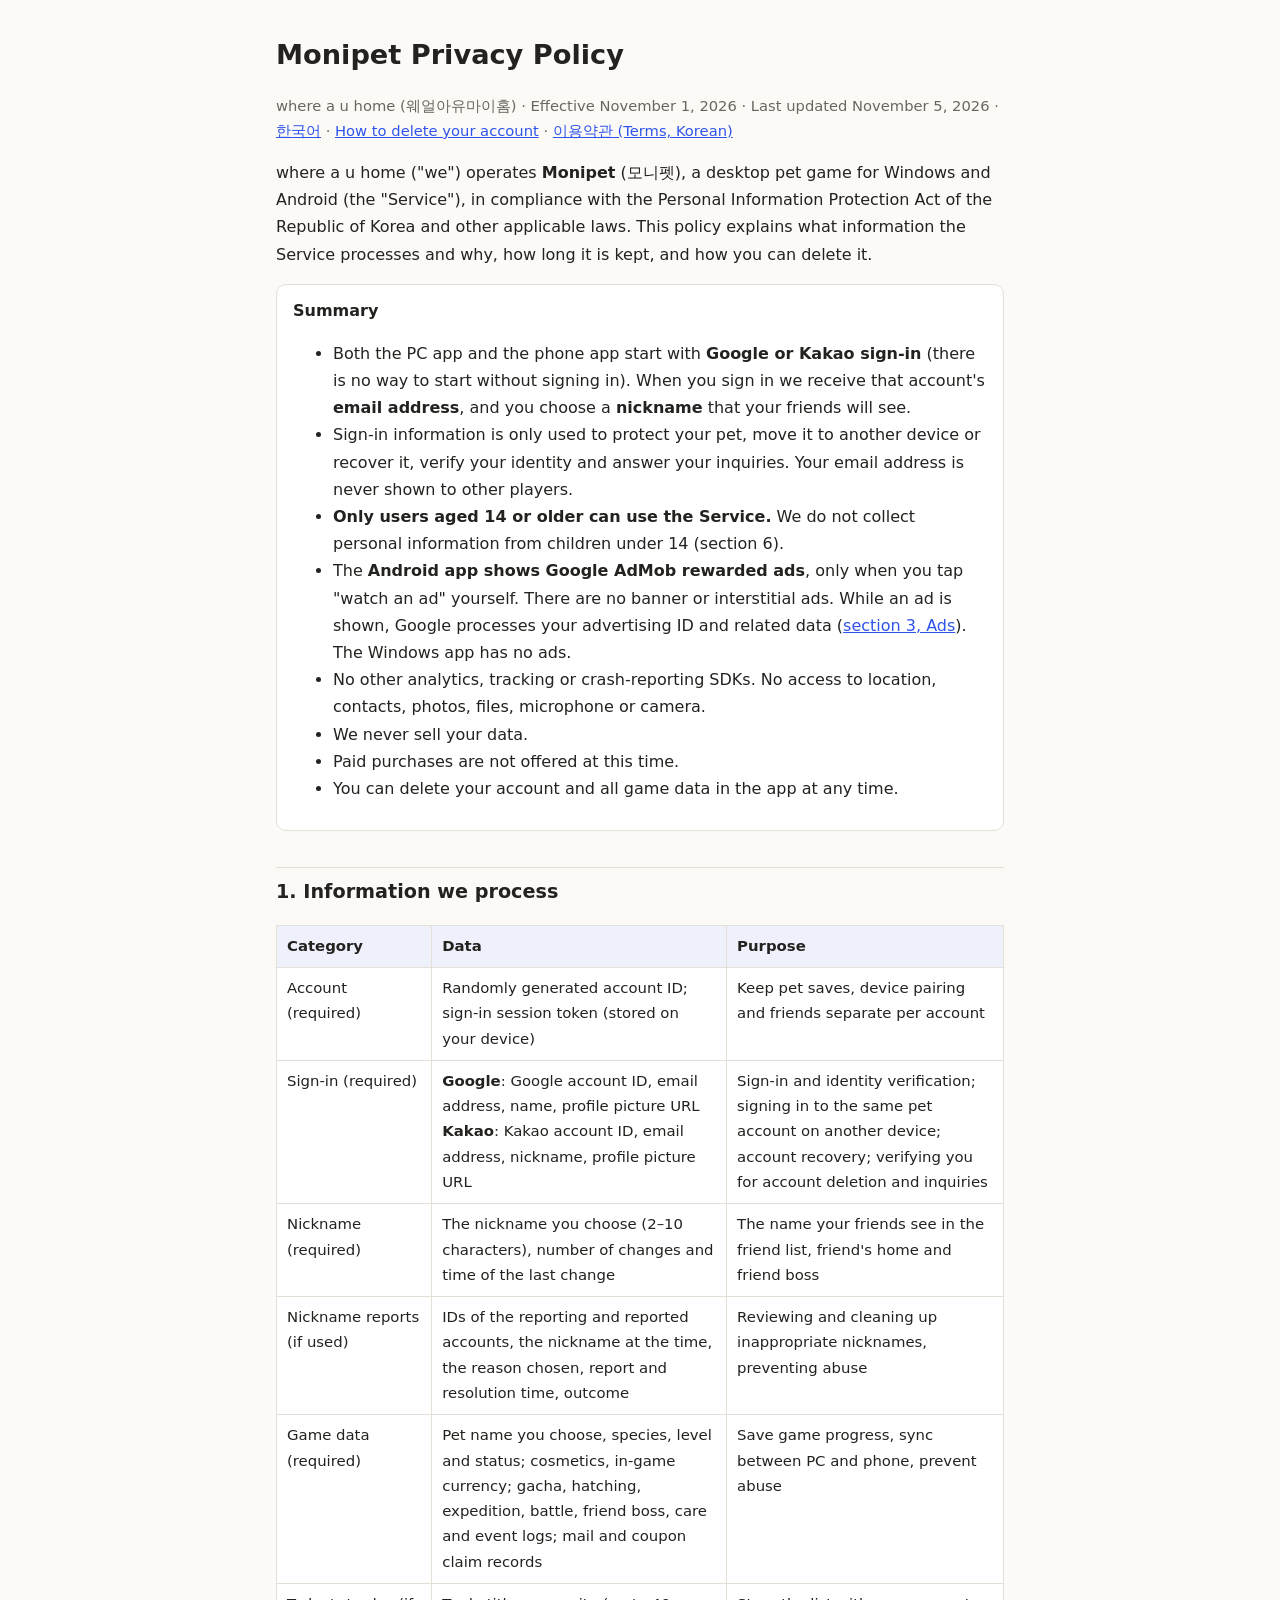
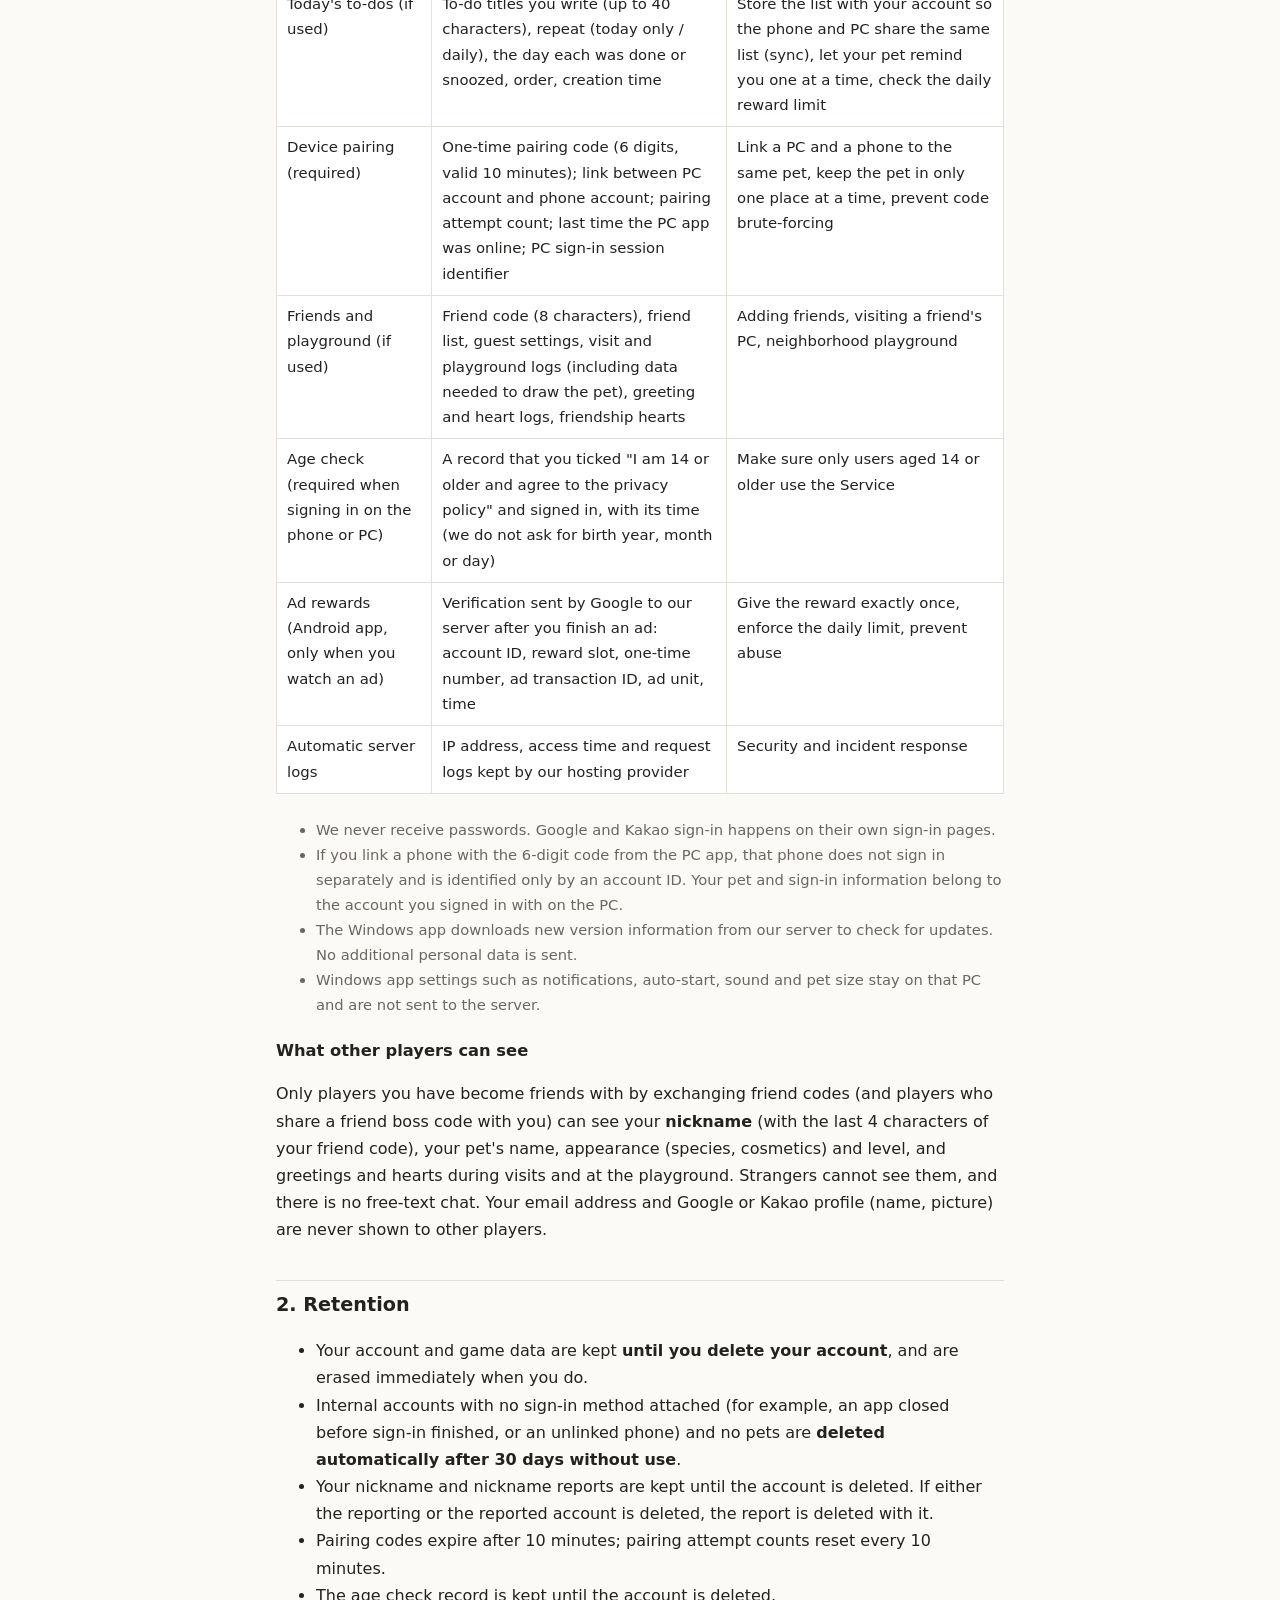
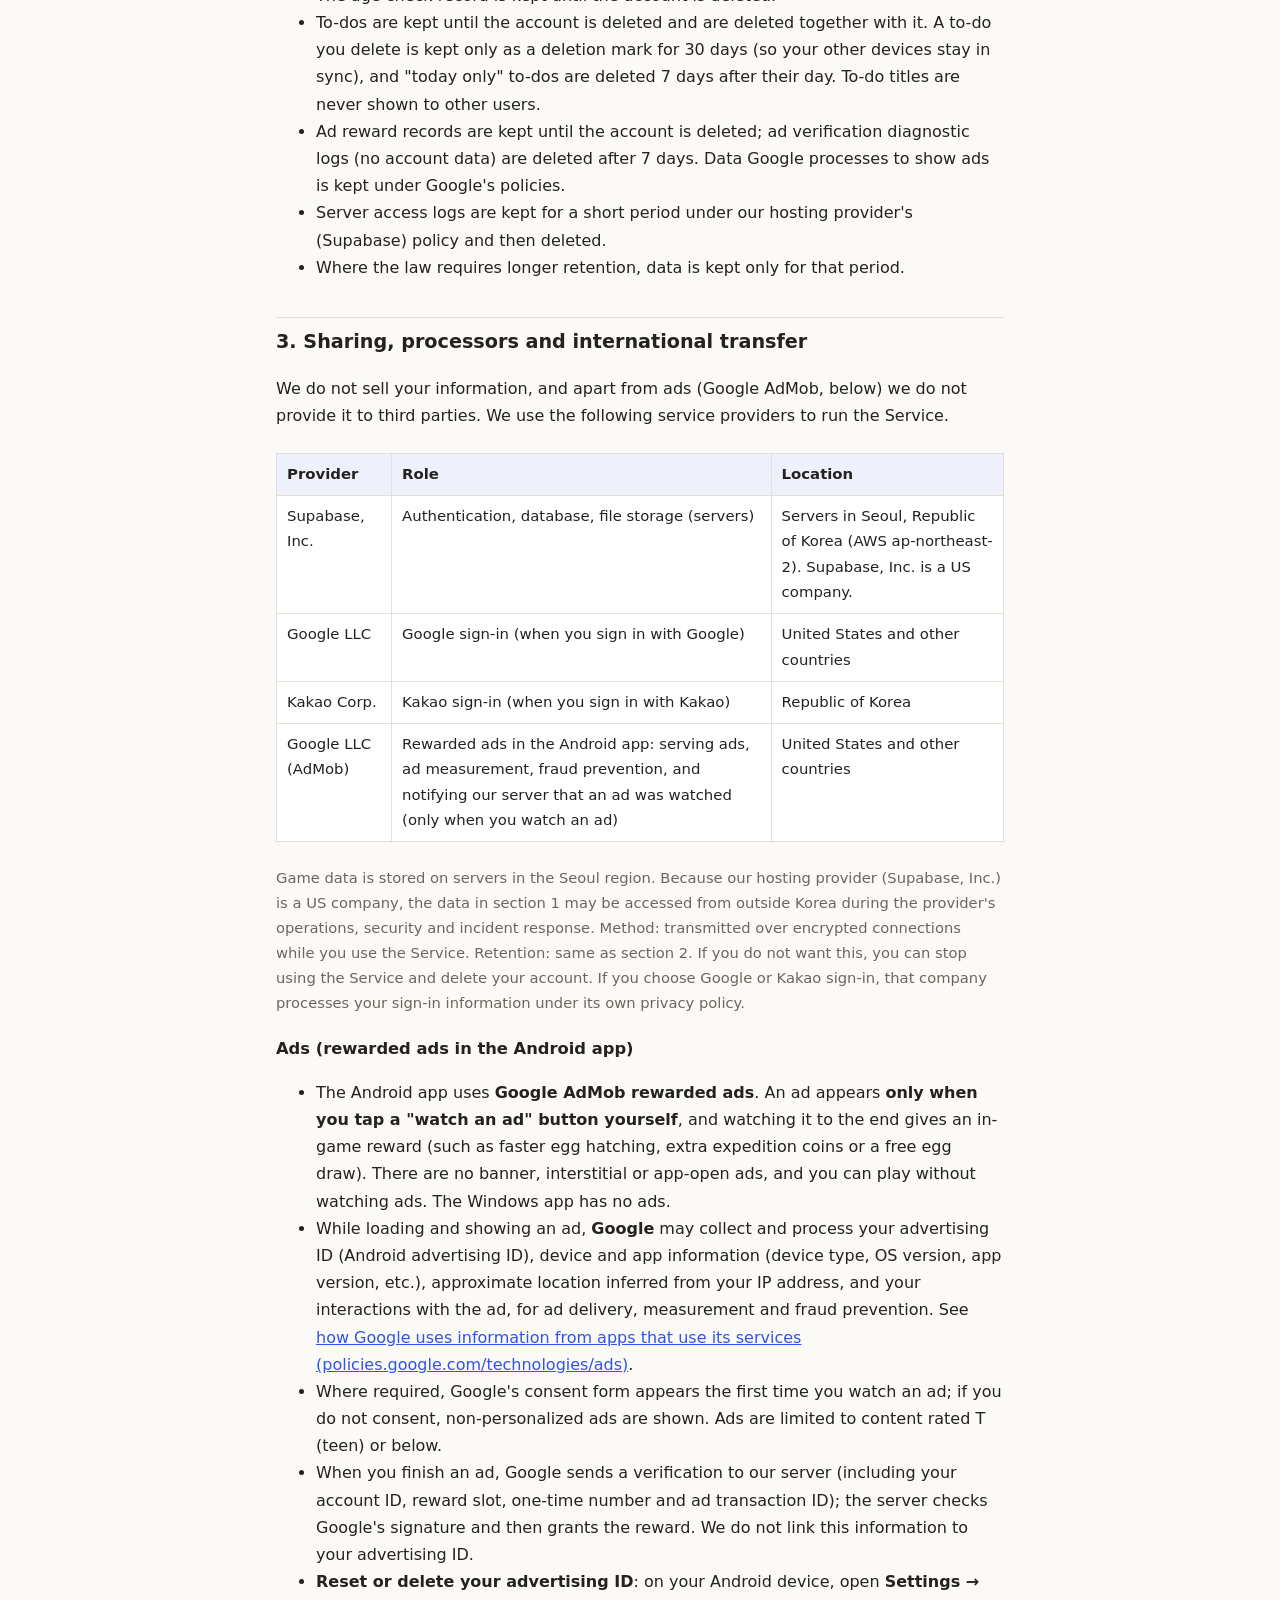
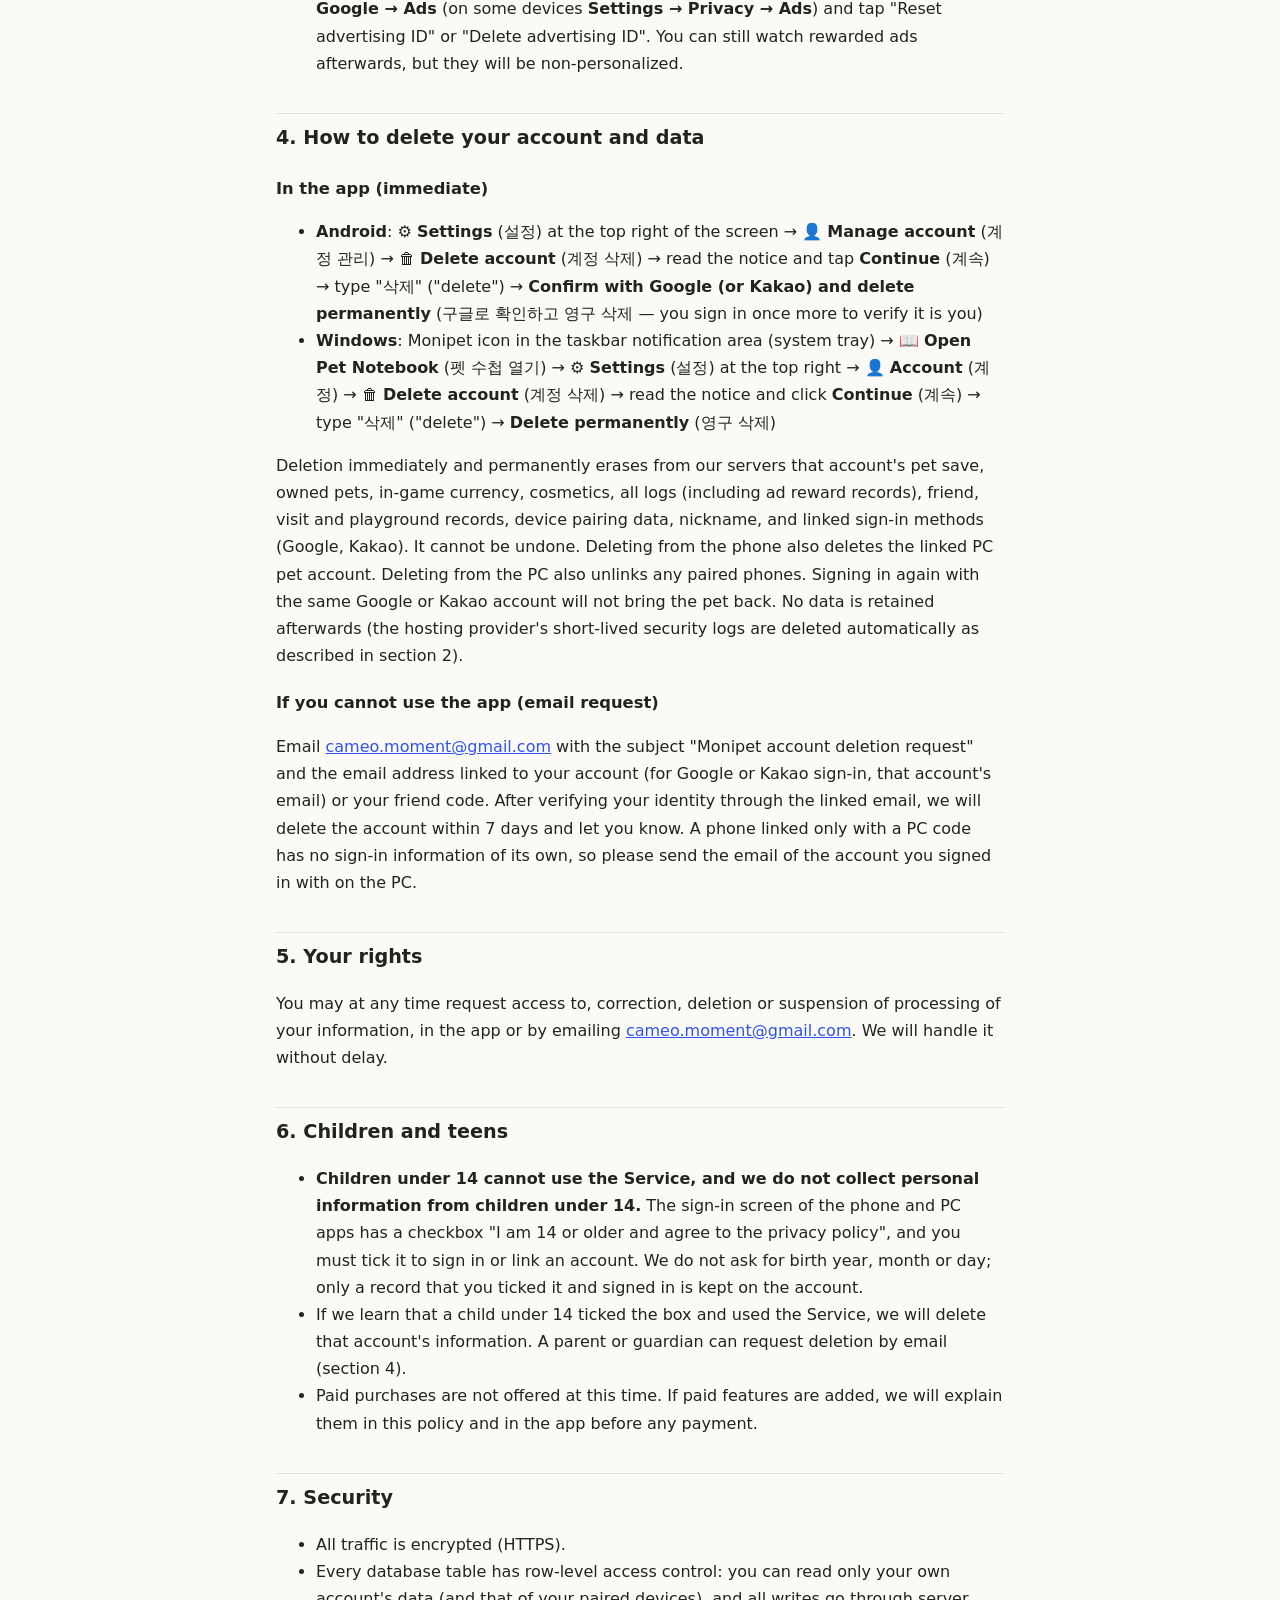
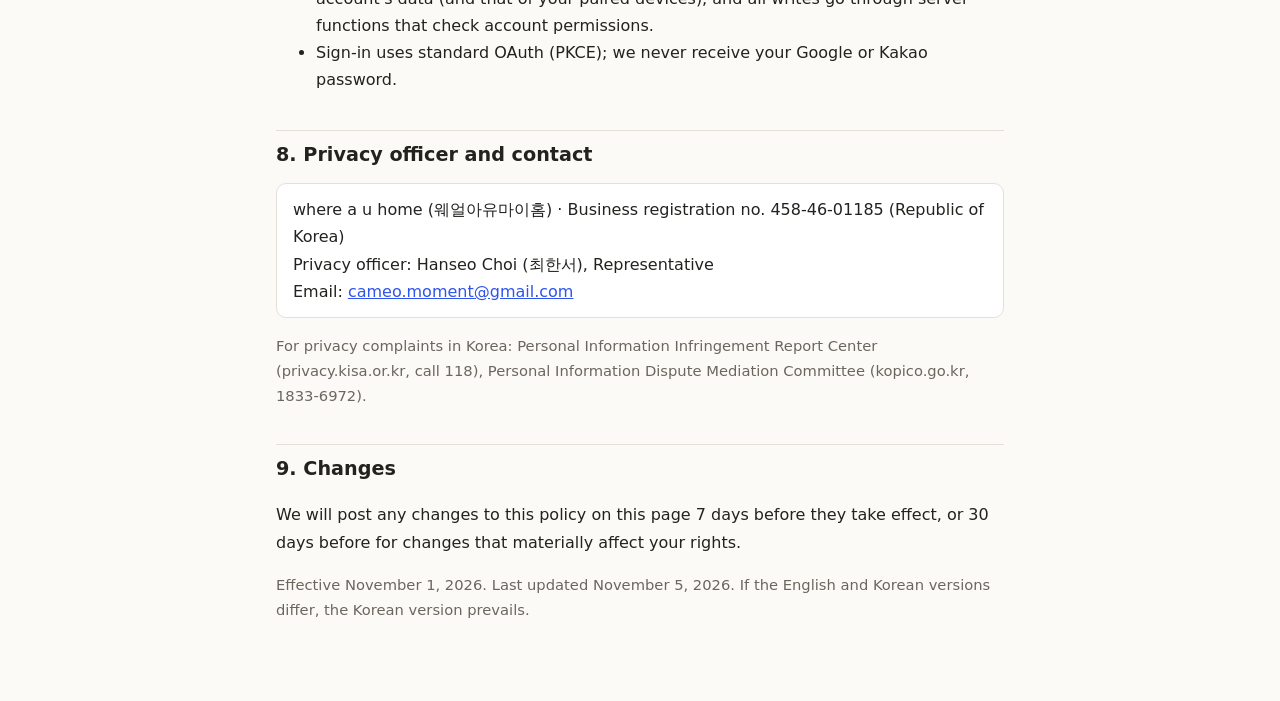
<file: privacy/en.html>
<!doctype html>
<html lang="en">
<head>
<meta charset="utf-8">
<meta name="viewport" content="width=device-width, initial-scale=1">
<title>Monipet Privacy Policy</title>
<meta name="description" content="Privacy policy and account deletion guide for the Monipet app">
<link rel="alternate" hreflang="ko" href="index.html">
<!-- English version of index.html (Korean). Keep both in sync. If the two differ, the Korean version prevails. -->
<style>
  :root { --bg: #fbfaf7; --fg: #24221f; --muted: #6b665e; --line: #e4e0d8; --accent: #2f54eb; --card: #ffffff; --th: #eef1fc; }
  @media (prefers-color-scheme: dark) {
    :root { --bg: #17181b; --fg: #ecebe8; --muted: #a29e96; --line: #33353a; --accent: #8fa7ff; --card: #1f2125; --th: #262a36; }
  }
  * { box-sizing: border-box; }
  body { margin: 0; background: var(--bg); color: var(--fg); font: 16px/1.7 system-ui, -apple-system, "Segoe UI", "Apple SD Gothic Neo", "Malgun Gothic", sans-serif; }
  main { max-width: 760px; margin: 0 auto; padding: 32px 16px 64px; }
  h1 { font-size: 1.7rem; margin: 0 0 4px; }
  h2 { font-size: 1.2rem; margin: 36px 0 8px; padding-top: 8px; border-top: 1px solid var(--line); }
  h3 { font-size: 1.02rem; margin: 20px 0 6px; }
  .muted { color: var(--muted); font-size: .92rem; }
  a { color: var(--accent); overflow-wrap: anywhere; }
  table { width: 100%; border-collapse: collapse; font-size: .93rem; margin: 8px 0; background: var(--card); }
  th, td { border: 1px solid var(--line); padding: 8px 10px; text-align: left; vertical-align: top; }
  th { background: var(--th); }
  .table-wrap { overflow-x: auto; }
  .box { background: var(--card); border: 1px solid var(--line); border-radius: 10px; padding: 12px 16px; margin: 12px 0; }
</style>
</head>
<body>
<main>
  <h1>Monipet Privacy Policy</h1>
  <p class="muted">where a u home (웨얼아유마이홈) · Effective November 1, 2026 · Last updated November 5, 2026 · <a href="index.html" hreflang="ko" lang="ko">한국어</a> · <a href="#delete">How to delete your account</a> · <a href="../terms/" hreflang="ko" lang="ko">이용약관 (Terms, Korean)</a></p>

  <p>where a u home ("we") operates <b>Monipet</b> (모니펫), a desktop pet game for Windows and Android (the "Service"), in compliance with the Personal Information Protection Act of the Republic of Korea and other applicable laws.
  This policy explains what information the Service processes and why, how long it is kept, and how you can delete it.</p>

  <div class="box">
    <b>Summary</b>
    <ul>
      <li>Both the PC app and the phone app start with <b>Google or Kakao sign-in</b> (there is no way to start without signing in). When you sign in we receive that account's <b>email address</b>, and you choose a <b>nickname</b> that your friends will see.</li>
      <li>Sign-in information is only used to protect your pet, move it to another device or recover it, verify your identity and answer your inquiries. Your email address is never shown to other players.</li>
      <li><b>Only users aged 14 or older can use the Service.</b> We do not collect personal information from children under 14 (section 6).</li>
      <li>The <b>Android app shows Google AdMob rewarded ads</b>, only when you tap "watch an ad" yourself. There are no banner or interstitial ads. While an ad is shown, Google processes your advertising ID and related data (<a href="#ads">section 3, Ads</a>). The Windows app has no ads.</li>
      <li>No other analytics, tracking or crash-reporting SDKs. No access to location, contacts, photos, files, microphone or camera.</li>
      <li>We never sell your data.</li>
      <li>Paid purchases are not offered at this time.</li>
      <li>You can delete your account and all game data in the app at any time.</li>
    </ul>
  </div>

  <h2>1. Information we process</h2>
  <div class="table-wrap">
  <table>
    <tr><th>Category</th><th>Data</th><th>Purpose</th></tr>
    <tr><td>Account (required)</td><td>Randomly generated account ID; sign-in session token (stored on your device)</td><td>Keep pet saves, device pairing and friends separate per account</td></tr>
    <tr><td>Sign-in (required)</td><td><b>Google</b>: Google account ID, email address, name, profile picture URL<br>
      <b>Kakao</b>: Kakao account ID, email address, nickname, profile picture URL</td><td>Sign-in and identity verification; signing in to the same pet account on another device; account recovery; verifying you for account deletion and inquiries</td></tr>
    <tr><td>Nickname (required)</td><td>The nickname you choose (2–10 characters), number of changes and time of the last change</td><td>The name your friends see in the friend list, friend's home and friend boss</td></tr>
    <tr><td>Nickname reports (if used)</td><td>IDs of the reporting and reported accounts, the nickname at the time, the reason chosen, report and resolution time, outcome</td><td>Reviewing and cleaning up inappropriate nicknames, preventing abuse</td></tr>
    <tr><td>Game data (required)</td><td>Pet name you choose, species, level and status; cosmetics, in-game currency; gacha, hatching, expedition, battle, friend boss, care and event logs; mail and coupon claim records</td><td>Save game progress, sync between PC and phone, prevent abuse</td></tr>
    <tr><td>Today's to-dos (if used)</td><td>To-do titles you write (up to 40 characters), repeat (today only / daily), the day each was done or snoozed, order, creation time</td><td>Store the list with your account so the phone and PC share the same list (sync), let your pet remind you one at a time, check the daily reward limit</td></tr>
    <tr><td>Device pairing (required)</td><td>One-time pairing code (6 digits, valid 10 minutes); link between PC account and phone account; pairing attempt count; last time the PC app was online; PC sign-in session identifier</td><td>Link a PC and a phone to the same pet, keep the pet in only one place at a time, prevent code brute-forcing</td></tr>
    <tr><td>Friends and playground (if used)</td><td>Friend code (8 characters), friend list, guest settings, visit and playground logs (including data needed to draw the pet), greeting and heart logs, friendship hearts</td><td>Adding friends, visiting a friend's PC, neighborhood playground</td></tr>
    <tr><td>Age check (required when signing in on the phone or PC)</td><td>A record that you ticked "I am 14 or older and agree to the privacy policy" and signed in, with its time (we do not ask for birth year, month or day)</td><td>Make sure only users aged 14 or older use the Service</td></tr>
    <tr><td>Ad rewards (Android app, only when you watch an ad)</td><td>Verification sent by Google to our server after you finish an ad: account ID, reward slot, one-time number, ad transaction ID, ad unit, time</td><td>Give the reward exactly once, enforce the daily limit, prevent abuse</td></tr>
    <tr><td>Automatic server logs</td><td>IP address, access time and request logs kept by our hosting provider</td><td>Security and incident response</td></tr>
  </table>
  </div>
  <ul class="muted">
    <li>We never receive passwords. Google and Kakao sign-in happens on their own sign-in pages.</li>
    <li>If you link a phone with the 6-digit code from the PC app, that phone does not sign in separately and is identified only by an account ID. Your pet and sign-in information belong to the account you signed in with on the PC.</li>
    <li>The Windows app downloads new version information from our server to check for updates. No additional personal data is sent.</li>
    <li>Windows app settings such as notifications, auto-start, sound and pet size stay on that PC and are not sent to the server.</li>
  </ul>

  <h3>What other players can see</h3>
  <p>Only players you have become friends with by exchanging friend codes (and players who share a friend boss code with you) can see your <b>nickname</b> (with the last 4 characters of your friend code), your pet's name, appearance (species, cosmetics) and level, and greetings and hearts during visits and at the playground.
  Strangers cannot see them, and there is no free-text chat. Your email address and Google or Kakao profile (name, picture) are never shown to other players.</p>

  <h2>2. Retention</h2>
  <ul>
    <li>Your account and game data are kept <b>until you delete your account</b>, and are erased immediately when you do.</li>
    <li>Internal accounts with no sign-in method attached (for example, an app closed before sign-in finished, or an unlinked phone) and no pets are <b>deleted automatically after 30 days without use</b>.</li>
    <li>Your nickname and nickname reports are kept until the account is deleted. If either the reporting or the reported account is deleted, the report is deleted with it.</li>
    <li>Pairing codes expire after 10 minutes; pairing attempt counts reset every 10 minutes.</li>
    <li>The age check record is kept until the account is deleted.</li>
    <li>To-dos are kept until the account is deleted and are deleted together with it. A to-do you delete is kept only as a deletion mark for 30 days (so your other devices stay in sync), and "today only" to-dos are deleted 7 days after their day. To-do titles are never shown to other users.</li>
    <li>Ad reward records are kept until the account is deleted; ad verification diagnostic logs (no account data) are deleted after 7 days. Data Google processes to show ads is kept under Google's policies.</li>
    <li>Server access logs are kept for a short period under our hosting provider's (Supabase) policy and then deleted.</li>
    <li>Where the law requires longer retention, data is kept only for that period.</li>
  </ul>

  <h2>3. Sharing, processors and international transfer</h2>
  <p>We do not sell your information, and apart from ads (Google AdMob, below) we do not provide it to third parties. We use the following service providers to run the Service.</p>
  <div class="table-wrap">
  <table>
    <tr><th>Provider</th><th>Role</th><th>Location</th></tr>
    <tr><td>Supabase, Inc.</td><td>Authentication, database, file storage (servers)</td><td>Servers in Seoul, Republic of Korea (AWS ap-northeast-2). Supabase, Inc. is a US company.</td></tr>
    <tr><td>Google LLC</td><td>Google sign-in (when you sign in with Google)</td><td>United States and other countries</td></tr>
    <tr><td>Kakao Corp.</td><td>Kakao sign-in (when you sign in with Kakao)</td><td>Republic of Korea</td></tr>
    <tr><td>Google LLC (AdMob)</td><td>Rewarded ads in the Android app: serving ads, ad measurement, fraud prevention, and notifying our server that an ad was watched (only when you watch an ad)</td><td>United States and other countries</td></tr>
  </table>
  </div>
  <p class="muted">Game data is stored on servers in the Seoul region. Because our hosting provider (Supabase, Inc.) is a US company, the data in section 1 may be accessed from outside Korea during the provider's operations, security and incident response.
  Method: transmitted over encrypted connections while you use the Service. Retention: same as section 2. If you do not want this, you can stop using the Service and delete your account.
  If you choose Google or Kakao sign-in, that company processes your sign-in information under its own privacy policy.</p>

  <h3 id="ads">Ads (rewarded ads in the Android app)</h3>
  <ul>
    <li>The Android app uses <b>Google AdMob rewarded ads</b>. An ad appears <b>only when you tap a "watch an ad" button yourself</b>, and watching it to the end gives an in-game reward (such as faster egg hatching, extra expedition coins or a free egg draw). There are no banner, interstitial or app-open ads, and you can play without watching ads. The Windows app has no ads.</li>
    <li>While loading and showing an ad, <b>Google</b> may collect and process your advertising ID (Android advertising ID), device and app information (device type, OS version, app version, etc.), approximate location inferred from your IP address, and your interactions with the ad, for ad delivery, measurement and fraud prevention.
      See <a href="https://policies.google.com/technologies/ads" rel="noopener">how Google uses information from apps that use its services (policies.google.com/technologies/ads)</a>.</li>
    <li>Where required, Google's consent form appears the first time you watch an ad; if you do not consent, non-personalized ads are shown. Ads are limited to content rated T (teen) or below.</li>
    <li>When you finish an ad, Google sends a verification to our server (including your account ID, reward slot, one-time number and ad transaction ID); the server checks Google's signature and then grants the reward. We do not link this information to your advertising ID.</li>
    <li><b>Reset or delete your advertising ID</b>: on your Android device, open <b>Settings → Google → Ads</b> (on some devices <b>Settings → Privacy → Ads</b>) and tap "Reset advertising ID" or "Delete advertising ID". You can still watch rewarded ads afterwards, but they will be non-personalized.</li>
  </ul>

  <h2 id="delete">4. How to delete your account and data</h2>
  <h3>In the app (immediate)</h3>
  <ul>
    <li><b>Android</b>: ⚙️ <b>Settings</b> (설정) at the top right of the screen → 👤 <b>Manage account</b> (계정 관리) → 🗑 <b>Delete account</b> (계정 삭제) → read the notice and tap <b>Continue</b> (계속) → type "삭제" ("delete") → <b>Confirm with Google (or Kakao) and delete permanently</b> (구글로 확인하고 영구 삭제 — you sign in once more to verify it is you)</li>
    <li><b>Windows</b>: Monipet icon in the taskbar notification area (system tray) → 📖 <b>Open Pet Notebook</b> (펫 수첩 열기) → ⚙️ <b>Settings</b> (설정) at the top right → 👤 <b>Account</b> (계정) → 🗑 <b>Delete account</b> (계정 삭제) → read the notice and click <b>Continue</b> (계속) → type "삭제" ("delete") → <b>Delete permanently</b> (영구 삭제)</li>
  </ul>
  <p>Deletion immediately and permanently erases from our servers that account's pet save, owned pets, in-game currency, cosmetics, all logs (including ad reward records), friend, visit and playground records, device pairing data, nickname, and linked sign-in methods (Google, Kakao). It cannot be undone.
  Deleting from the phone also deletes the linked PC pet account. Deleting from the PC also unlinks any paired phones.
  Signing in again with the same Google or Kakao account will not bring the pet back. No data is retained afterwards (the hosting provider's short-lived security logs are deleted automatically as described in section 2).</p>
  <h3>If you cannot use the app (email request)</h3>
  <p>Email <a href="mailto:cameo.moment@gmail.com?subject=Monipet%20account%20deletion%20request">cameo.moment@gmail.com</a> with the subject "Monipet account deletion request" and the email address linked to your account (for Google or Kakao sign-in, that account's email) or your friend code.
  After verifying your identity through the linked email, we will delete the account within 7 days and let you know.
  A phone linked only with a PC code has no sign-in information of its own, so please send the email of the account you signed in with on the PC.</p>

  <h2>5. Your rights</h2>
  <p>You may at any time request access to, correction, deletion or suspension of processing of your information, in the app or by emailing <a href="mailto:cameo.moment@gmail.com">cameo.moment@gmail.com</a>. We will handle it without delay.</p>

  <h2>6. Children and teens</h2>
  <ul>
    <li><b>Children under 14 cannot use the Service, and we do not collect personal information from children under 14.</b> The sign-in screen of the phone and PC apps has a checkbox "I am 14 or older and agree to the privacy policy",
      and you must tick it to sign in or link an account. We do not ask for birth year, month or day; only a record that you ticked it and signed in is kept on the account.</li>
    <li>If we learn that a child under 14 ticked the box and used the Service, we will delete that account's information. A parent or guardian can request deletion by email (section 4).</li>
    <li>Paid purchases are not offered at this time. If paid features are added, we will explain them in this policy and in the app before any payment.</li>
  </ul>

  <h2>7. Security</h2>
  <ul>
    <li>All traffic is encrypted (HTTPS).</li>
    <li>Every database table has row-level access control: you can read only your own account's data (and that of your paired devices), and all writes go through server functions that check account permissions.</li>
    <li>Sign-in uses standard OAuth (PKCE); we never receive your Google or Kakao password.</li>
  </ul>

  <h2>8. Privacy officer and contact</h2>
  <div class="box">
    <p style="margin:0">where a u home (웨얼아유마이홈) · Business registration no. 458-46-01185 (Republic of Korea)<br>
    Privacy officer: Hanseo Choi (최한서), Representative<br>
    Email: <a href="mailto:cameo.moment@gmail.com">cameo.moment@gmail.com</a></p>
  </div>
  <p class="muted">For privacy complaints in Korea: Personal Information Infringement Report Center (privacy.kisa.or.kr, call 118), Personal Information Dispute Mediation Committee (kopico.go.kr, 1833-6972).</p>

  <h2>9. Changes</h2>
  <p>We will post any changes to this policy on this page 7 days before they take effect, or 30 days before for changes that materially affect your rights.</p>
  <p class="muted">Effective November 1, 2026. Last updated November 5, 2026. If the English and Korean versions differ, the Korean version prevails.</p>
</main>
</body>
</html>
</file>
<file: home.css>
/* 모니펫 홈페이지 (site/index.html 전용). 모양의 뿌리는 앱 아이콘의 모니터: 둥근 화면 + 굵은 테 + 받침.
   영상 · 그림 · 단추가 모두 그 화면 모양(--r)으로 잘린다. pc/ · privacy/ 는 style.css 를 그대로 쓴다. */
:root {
  --bg: #fbf4ea;
  --tone: #f4e6d3;
  --ink: #4a3426;
  --muted: #6f5a4a;
  --paper: #fffaf3;
  --accent: #d9577f;
  --accent-ink: #fff;
  --orange: #ff7a2f;
  --blue: #3156e3;
  --blue-ink: #fff;
  --mint: #d7efdf;
  --sky: #dce8fb;
  --lilac: #ebe0f7;
  --peach: #ffe2cc;
  --frame: #4a3426;
  --r: 22px;
  --gut: clamp(16px, 3.2vw, 40px);
  --display: "Jua", "Gowun Dodum", "Malgun Gothic", sans-serif;
  --text: "Gowun Dodum", system-ui, -apple-system, "Apple SD Gothic Neo", "Malgun Gothic", sans-serif;
  color-scheme: light;
}
@media (prefers-color-scheme: dark) {
  :root:not([data-theme="light"]) {
    --bg: #1e1a20; --tone: #2a2430; --ink: #f3e9df; --muted: #cdbfb3; --paper: #2f2836;
    --accent: #ef8fb0; --accent-ink: #26181f; --orange: #ff9a5c; --blue: #8ea4ff; --blue-ink: #141a33;
    --mint: #243a2c; --sky: #222c42; --lilac: #2f2640; --peach: #3d2b22; --frame: #f3e9df;
    color-scheme: dark;
  }
}
:root[data-theme="dark"] {
  --bg: #1e1a20; --tone: #2a2430; --ink: #f3e9df; --muted: #cdbfb3; --paper: #2f2836;
  --accent: #ef8fb0; --accent-ink: #26181f; --orange: #ff9a5c; --blue: #8ea4ff; --blue-ink: #141a33;
  --mint: #243a2c; --sky: #222c42; --lilac: #2f2640; --peach: #3d2b22; --frame: #f3e9df;
  color-scheme: dark;
}

* { box-sizing: border-box; }
html { -webkit-text-size-adjust: 100%; scroll-behavior: smooth; scroll-padding-top: 84px; }
body {
  margin: 0; background: var(--bg); color: var(--ink);
  font: 17px/1.6 var(--text); word-break: keep-all; overflow-wrap: anywhere;
  overflow-x: hidden;
}
img, video { display: block; max-width: 100%; height: auto; }
a { color: inherit; }
h1, h2, h3 { font-family: var(--display); font-weight: 400; margin: 0; text-wrap: balance; letter-spacing: -0.02em; }
p { margin: 0; }
.wrap { width: 100%; max-width: 1360px; margin: 0 auto; padding-left: max(var(--gut), env(safe-area-inset-left, 0px)); padding-right: max(var(--gut), env(safe-area-inset-right, 0px)); }
.sr { position: absolute; width: 1px; height: 1px; overflow: hidden; clip: rect(0 0 0 0); white-space: nowrap; }
:focus-visible { outline: 3px solid var(--blue); outline-offset: 3px; }

/* ── 단추: 모니터 화면 모서리 하나로 ── */
.btn {
  display: inline-flex; align-items: center; justify-content: center; gap: .5em;
  min-height: 56px; padding: 12px 26px; border-radius: var(--r); border: 0;
  background: var(--blue); color: var(--blue-ink); text-decoration: none;
  font: 21px/1.2 var(--display); cursor: pointer;
  transition: transform .18s cubic-bezier(.2,.8,.2,1), background-color .18s;
}
.btn:hover { transform: translateY(-2px); }
.btn:active { transform: translateY(1px) scale(.98); }
.btn.alt { background: var(--tone); color: var(--ink); }
.btn.alt:hover { background: var(--peach); }
.btn svg { width: 1.05em; height: 1.05em; flex: none; }
.btn[aria-disabled="true"] { opacity: .8; }
.btn.pc-only[aria-disabled="true"] { opacity: 1; }
/* 아직 못 누르는 단추 (Google Play 출시 전 "곧 출시") */
.btn.soon { cursor: default; opacity: .72; }
.btn.soon:hover, .btn.soon:active { transform: none; }
.btn.alt.soon:hover { background: var(--tone); }

/* ── 위 막대 ── */
.bar { position: sticky; top: 0; z-index: 20; background: var(--bg); padding-top: env(safe-area-inset-top, 0px); }
.bar .wrap { display: flex; align-items: center; gap: 28px; min-height: 72px; }
.mark { display: flex; align-items: center; gap: 10px; text-decoration: none; font: 21px/1 var(--display); }
.mark img { width: 40px; height: 40px; border-radius: 11px; }
.bar nav { display: flex; gap: 24px; margin-left: auto; font-size: 17px; }
.bar nav a { text-decoration: underline 2px transparent; text-underline-offset: 6px; padding: 6px 0; transition: text-decoration-color .2s; }
.bar nav a:hover { text-decoration-color: currentColor; }
.bar .btn { min-height: 44px; padding: 8px 18px; font-size: 17px; }

/* ── 첫 화면: 왼쪽 글, 오른쪽 모니터 속 홍보 영상 ── */
.hero { padding-block: clamp(20px, 4vw, 56px) clamp(64px, 8vw, 120px); }
.hero .wrap { display: grid; grid-template-columns: minmax(0, 5fr) minmax(0, 7fr); gap: clamp(28px, 4vw, 64px); align-items: center; }
.hero h1 { font-size: clamp(44px, 5.6vw, 88px); line-height: 1.02; }
.hero h1 span { display: block; }
.hero .lede { margin-top: 32px; font-size: 21px; max-width: 30em; }
.hero .ctas { margin-top: 36px; display: flex; flex-wrap: wrap; gap: 12px; }
.hero .note { margin-top: 14px; font-size: 15px; color: var(--muted); }

/* 모니터: 테 + 화면 + 목 + 받침 (아이콘과 같은 모양) */
.monitor { position: relative; }
.monitor .screen { position: relative; border: clamp(8px, 1vw, 14px) solid var(--frame); border-radius: calc(var(--r) + 12px); overflow: hidden; background: var(--tone); aspect-ratio: 16 / 9; }
.monitor .screen > img, .monitor .screen > video { position: absolute; inset: 0; width: 100%; height: 100%; object-fit: cover; }
.monitor .neck { width: 12%; height: clamp(14px, 2vw, 26px); margin: 0 auto; background: var(--frame); }
.monitor .base { width: 40%; height: clamp(12px, 1.4vw, 18px); margin: 0 auto; border-radius: 999px; background: var(--frame); }
.hero video { opacity: 0; transition: opacity .6s; }
.hero video.on { opacity: 1; }
.play svg { width: 16px; height: 16px; }
.play {
  position: absolute; right: 12px; bottom: 12px; z-index: 2; width: 44px; height: 44px; border-radius: 14px; border: 0;
  background: var(--frame); color: var(--bg); font-size: 15px; cursor: pointer; display: grid; place-items: center;
}

/* ── 한 곳에만: 탭 셋, 그림 하나 ── */
.where { background: var(--tone); padding-block: clamp(72px, 9vw, 140px); }
.where .wrap { display: grid; grid-template-columns: minmax(0, 7fr) minmax(0, 5fr); gap: clamp(28px, 4vw, 72px); align-items: center; }
.where .stage { aspect-ratio: 1280 / 607; }
.where .stage img { transition: opacity 1.6s ease; opacity: 0; }
.where .stage img.on { opacity: 1; }
.where h2 { font-size: clamp(36px, 4vw, 60px); line-height: 1.08; }
.tabs { display: flex; gap: 8px; margin-top: 32px; flex-wrap: wrap; }
.tabs button {
  font: 21px/1 var(--display); min-height: 48px; padding: 10px 18px; border: 0; border-radius: var(--r); cursor: pointer;
  background: var(--paper); color: var(--ink); transition: background-color .2s, transform .15s;
}
.tabs button:hover { transform: translateY(-2px); }
.tabs button[aria-selected="true"] { background: var(--ink); color: var(--bg); }
.where .says { margin-top: 24px; font-size: 21px; min-height: 4.8em; }
.where .why { margin-top: 20px; font-size: 17px; }

/* ── 기능: 모니터 화면 모서리 타일 판 ── */
.feats { padding-block: clamp(120px, 12vw, 200px) 0; }
.board { display: grid; grid-template-columns: repeat(12, minmax(0, 1fr)); grid-auto-rows: 104px; gap: 10px; }
.tile { position: relative; overflow: hidden; border-radius: var(--r); background: var(--sky); margin: 0; }
.tile img { position: absolute; inset: 0; width: 100%; height: 100%; object-fit: cover; transition: transform .6s cubic-bezier(.2,.8,.2,1); }
.tile:hover img { transform: scale(1.04); }
.tile video.clip { position: absolute; inset: 0; width: 100%; height: 100%; object-fit: cover; opacity: 0; transition: opacity .5s; }
.tile video.clip.on { opacity: 1; }
.tile figcaption { position: absolute; left: 14px; bottom: 14px; right: 14px; max-width: 24em; padding: 12px 16px; border-radius: 16px; background: var(--paper); }
.tile figcaption b { display: block; font: 21px/1.2 var(--display); }
.tile figcaption span { display: block; margin-top: 4px; font-size: 15px; line-height: 1.45; }
/* 크기 · 숨기기: 펫이 왼쪽에 서 있어 글 상자는 오른쪽 */
.t-size figcaption, .t-hide figcaption { left: auto; max-width: 52%; }
.tile.head { background: var(--blue); color: var(--blue-ink); padding: 28px; display: flex; flex-direction: column; justify-content: space-between; }
.tile.head h2 { font-size: clamp(36px, 4vw, 60px); line-height: 1.05; }
.tile.head p { font-size: 17px; max-width: 26em; }
.tile.phone { background: var(--peach); }
.tile.phone img { object-fit: contain; object-position: 50% 0; padding: 18px 18px 0; }
.tile.phone video.clip { object-fit: contain; object-position: 50% 0; padding: 18px 18px 0; }
/* 큰 화면: 위 4줄 = 제목 · 알 깨기, 가운데 6줄 = 폰 둘 + 가로 둘, 아래 6줄 = 가로 둘 + 폰 둘 */
.t-head  { grid-area: 1 / 1 / 5 / 5; }
.t-todo  { grid-area: 1 / 5 / 5 / 13; }
.t-home  { grid-area: 5 / 1 / 11 / 4; }
.t-pets  { grid-area: 5 / 4 / 11 / 7; }
.t-size  { grid-area: 5 / 7 / 8 / 13; }
.t-hide  { grid-area: 8 / 7 / 11 / 13; }
.t-more  { grid-area: 11 / 1 / 17 / 7; }
/* 큰 화면: 그 밖에도 칸이 6줄 높이라 (2026-11-05 AI 알림 타일을 뺀 자리까지) 글을 크게 */
@media (min-width: 1081px) {
  .board .tile.t-more { padding: 36px 40px; gap: 20px; }
  .board .tile.t-more h3 { font-size: clamp(28px, 2.6vw, 40px); }
  .board .tile.t-more ul { grid-template-columns: minmax(0, 1fr); gap: 14px; font-size: 19px; }
}
.t-boss  { grid-area: 11 / 7 / 17 / 10; }
.t-adv   { grid-area: 11 / 10 / 17 / 13; }
.tile.more { background: var(--peach); padding: 24px 28px; display: grid; align-content: center; gap: 12px; }
.tile.more h3 { font-size: 21px; }
.tile.more ul { margin: 0; padding: 0; list-style: none; display: grid; grid-template-columns: repeat(2, minmax(0, 1fr)); gap: 8px 24px; }
.tile.more li { padding-left: 22px; position: relative; }
.tile.more li::before { content: ""; position: absolute; left: 0; top: .55em; width: 12px; height: 9px; border-radius: 3px; background: var(--ink); }

/* ── 알 깨기: 어두운 띠, 왼쪽 등급 사다리, 오른쪽 모니터 속 연출 ── */
.egg { background: #1d1530; color: #fff6ea; padding-block: clamp(80px, 9vw, 140px); margin-top: clamp(96px, 11vw, 180px); }
.egg .wrap { display: grid; grid-template-columns: minmax(0, 5fr) minmax(0, 7fr); gap: clamp(28px, 4vw, 72px); align-items: center; }
.egg h2 { font-size: clamp(36px, 4vw, 60px); line-height: 1.08; }
.egg-text > p { margin-top: 24px; font-size: 21px; }
.egg .small { font-size: 15px; color: #d9cfe6; margin-top: 24px; }
.grades { margin: 32px 0 0; padding: 0; list-style: none; display: grid; gap: 8px; }
.grades li { transition: background-color .3s, transform .3s; display: grid; grid-template-columns: 92px minmax(0, 1fr); align-items: center; gap: 16px; padding: 14px 18px; border-radius: var(--r); background: #2b2142; }
.grades b { font: 21px/1 var(--display); font-weight: 400; text-align: center; padding: 10px 0; border-radius: 14px; color: #fff; }
.grades li.now { background: #44346a; transform: translateX(8px); }
.g-epic b { background: #8a4fd6; } .g-leg b { background: #f0b429; color: #3a2600; } .g-myth b { background: #e2456f; }
.egg .monitor { --frame: #fff6ea; }
/* 뽑기는 폰 화면 그대로: 세로 폰 틀 */
.handset { justify-self: center; width: min(100%, 360px); padding: 12px; border-radius: 40px; background: #fff6ea; }
.handset .screen { position: relative; aspect-ratio: 370 / 694; border-radius: 28px; overflow: hidden; background: #2b2142; }
.handset .screen > img, .handset .screen > video { position: absolute; inset: 0; width: 100%; height: 100%; object-fit: cover; }
.egg .screen video.clip { opacity: 0; transition: opacity .5s; }
.egg .screen video.clip.on { opacity: 1; }

/* ── 성장: 영상 왼쪽, 단계 사다리 오른쪽 ── */
.grow { padding-block: clamp(96px, 11vw, 180px) 0; }
.grow .wrap { display: grid; grid-template-columns: minmax(0, 7fr) minmax(0, 5fr); gap: clamp(28px, 4vw, 72px); align-items: center; }
.grow h2 { font-size: clamp(36px, 4vw, 60px); line-height: 1.08; }
.grow-text > p { margin-top: 24px; font-size: 21px; }
.stages { margin: 32px 0 0; padding: 0; list-style: none; display: grid; gap: 8px; }
.stages li { transition: background-color .3s, transform .3s; display: grid; grid-template-columns: 92px minmax(0, 1fr); align-items: center; gap: 16px; padding: 14px 18px; border-radius: var(--r); background: var(--tone); }
.stages b { font: 21px/1 var(--display); font-weight: 400; text-align: center; padding: 10px 0; border-radius: 14px; color: var(--ink); background: var(--bg); }
.stages li.now { transform: translateX(8px); }
.stages li.now b { background: var(--orange); color: #fff; }
.grow .screen video.clip { opacity: 0; transition: opacity .5s; }
.grow .screen video.clip.on { opacity: 1; }

/* ── 시작하기: 한 줄 막대 ── */
.start { padding-block: clamp(120px, 12vw, 200px) 0; }
.start h2 { font-size: clamp(36px, 4vw, 60px); line-height: 1.04; margin-bottom: 56px; }
.bar4 { display: flex; gap: 8px; }
.bar4 > li { list-style: none; min-width: 0; }
.bar4 { padding: 0; margin: 0; }
.seg { border-radius: var(--r); height: 22vh; min-height: 150px; padding: 20px; font: 21px/1.15 var(--display); }
.bar4 p { margin-top: 16px; font-size: 17px; max-width: 22ch; }
.bar4 p b { font-family: var(--display); font-weight: 400; font-size: 21px; display: block; }
.s1 { flex: 12 1 0; } .s1 .seg { background: var(--mint); }
.s2 { flex: 16 1 0; } .s2 .seg { background: var(--peach); }
.s3 { flex: 14 1 0; } .s3 .seg { background: var(--lilac); }
.s4 { flex: 48 1 0; } .s4 .seg { background: var(--sky); }

/* ── 폰 화면: 구글 플레이 스크린샷 줄 ── */
.shots { padding-block: clamp(120px, 12vw, 200px) 0; }
.shots .top { display: grid; gap: 24px; margin-bottom: 48px; max-width: 760px; }
.shots h2 { font-size: clamp(36px, 4vw, 60px); line-height: 1.08; }
.shots .top p { max-width: 30em; }
.strip { display: grid; grid-template-columns: repeat(8, minmax(0, 1fr)); gap: 12px; }
.strip figure { margin: 0; scroll-snap-align: start; }
.strip .ph { border: 6px solid var(--frame); border-radius: 30px; overflow: hidden; background: var(--paper); aspect-ratio: 9 / 16; }
.strip .ph img { width: 100%; height: 100%; object-fit: cover; object-position: 50% 0; }
.strip figcaption { margin-top: 10px; font-size: 15px; }

/* ── 내려받기 ── */
.dl { padding-block: clamp(120px, 12vw, 200px) 0; }
.dl .wrap > h2 { font-size: clamp(36px, 4vw, 60px); line-height: 1.04; margin-bottom: 40px; }
.dl-grid { display: grid; grid-template-columns: minmax(0, 7fr) minmax(0, 5fr); gap: 10px; }
.dl-card { border-radius: calc(var(--r) + 12px); padding: clamp(24px, 3vw, 44px); display: flex; flex-direction: column; gap: 18px; }
.dl-card.pc { background: var(--blue); color: var(--blue-ink); }
.dl-card.pc .btn { background: var(--bg); color: var(--ink); align-self: flex-start; }
.dl-card.and { background: var(--tone); }
.dl-card.and .btn { align-self: flex-start; }
.dl-card h3 { font-size: clamp(36px, 4vw, 60px); line-height: 1.1; }
.dl-card ul { margin: 0; padding: 0; list-style: none; display: grid; gap: 6px; }
.dl-card li { padding-left: 26px; position: relative; }
.dl-card li::before { content: ""; position: absolute; left: 0; top: .5em; width: 14px; height: 10px; border-radius: 4px; background: currentColor; }
.dl-card .small { font-size: 15px; }
.dl .after { margin-top: 18px; font-size: 15px; color: var(--muted); }

/* ── 질문 ── */
.faq { padding-block: clamp(120px, 12vw, 200px) clamp(120px, 12vw, 200px); }
.faq .wrap { display: grid; grid-template-columns: minmax(0, 4fr) minmax(0, 8fr); gap: clamp(28px, 4vw, 64px); align-items: start; }
.faq h2 { font-size: clamp(36px, 4vw, 60px); line-height: 1.08; position: sticky; top: 96px; }
.qs { display: grid; gap: 8px; }
.qs details { border-radius: var(--r); background: var(--tone); transition: background-color .2s; }
.qs details[open] { background: var(--accent); color: var(--accent-ink); }
.qs summary { list-style: none; cursor: pointer; min-height: 72px; padding: 18px 64px 18px 24px; display: flex; align-items: center; font: 21px/1.3 var(--display); position: relative; }
.qs summary::-webkit-details-marker { display: none; }
.qs summary::before, .qs summary::after { content: ""; position: absolute; right: 26px; top: 50%; width: 16px; height: 3px; margin-top: -1.5px; border-radius: 2px; background: currentColor; transition: transform .2s; }
.qs summary::after { transform: rotate(90deg); }
.qs details[open] summary::after { transform: rotate(0deg); }
.qs details p { padding: 0 24px 22px; max-width: 52ch; font-size: 17px; }
.qs details a { color: inherit; }

/* ── 바닥: 큰 모니터 고양이 ── */
.foot { background: var(--orange); color: #2b1a10; padding-block: clamp(64px, 8vw, 120px) max(32px, env(safe-area-inset-bottom, 0px)); }
.foot .big { display: grid; grid-template-columns: auto minmax(0, 1fr); gap: clamp(20px, 3vw, 48px); align-items: end; }
.foot .big img { width: clamp(120px, 18vw, 260px); height: auto; border-radius: 28%; }
.foot .big b { font: clamp(64px, 13vw, 210px)/0.9 var(--display); letter-spacing: -0.04em; font-weight: 400; }
.foot .links { margin-top: 56px; display: grid; grid-template-columns: repeat(4, minmax(0, 1fr)); gap: 20px; font-size: 17px; }
.foot .links a { display: block; padding: 4px 0; text-decoration: none; }
.foot .links a:hover { text-decoration: underline; }
.foot .links h3 { font-size: 21px; margin-bottom: 6px; }
.foot .links .soon-link { display: block; padding: 4px 0; opacity: .7; }
/* 사업자 정보 (빈 칸은 "(입력 예정)") */
.foot .biz { margin: 40px 0 0; display: flex; flex-wrap: wrap; gap: 4px 20px; font-size: 14px; }
.foot .biz div { display: flex; gap: 6px; }
.foot .biz dt { font-weight: 700; }
.foot .biz dd { margin: 0; }
.foot .end { margin-top: 24px; display: flex; justify-content: space-between; gap: 16px; flex-wrap: wrap; font-size: 15px; }

/* ── 들어오는 움직임 (스크립트가 없으면 그냥 보인다) ── */
.js .rise { opacity: 0; transform: translateY(24px); transition: opacity .7s cubic-bezier(.2,.8,.2,1), transform .7s cubic-bezier(.2,.8,.2,1); transition-delay: calc(var(--i, 0) * 80ms); }
.js .rise.in { opacity: 1; transform: none; }
@media (prefers-reduced-motion: reduce) { video.clip { display: none; } }

/* ── 폰 · 태블릿에서 [PC 다운로드] → "PC 에서 열어 주세요" 판 (download.js) ── */
.pc-sheet {
  position: fixed; inset: auto 0 0 0; margin: 0 auto; width: min(440px, 100vw); max-width: 100vw; max-height: 100dvh;
  padding: 22px 20px max(20px, env(safe-area-inset-bottom)); border: 0; border-radius: 28px 28px 0 0;
  background: var(--bg); color: var(--ink); text-align: center; overflow: hidden; font-size: 17px;
}
.pc-sheet[open] { display: flex; flex-direction: column; align-items: center; gap: 10px; animation: sheet-in .22s ease-out; }
.pc-sheet::backdrop { background: rgba(58, 42, 30, .4); }
@keyframes sheet-in { from { transform: translateY(32px); opacity: 0; } to { transform: none; opacity: 1; } }
.pc-sheet-ico { width: 56px; height: 56px; border-radius: 18px; display: grid; place-items: center; font-size: 1.7rem; background: var(--sky); }
.pc-sheet h2 { font-size: 21px; }
.pc-sheet-addr { padding: 8px 18px; border-radius: var(--r); background: var(--tone); font-weight: 700; user-select: all; -webkit-user-select: all; }
.pc-sheet-row { display: flex; gap: 10px; width: 100%; margin-top: 4px; }
.pc-sheet-row .btn { flex: 1 1 0; min-width: 0; min-height: 52px; padding: 10px 12px; font-size: 18px; }
.pc-sheet-row .pc-sheet-close { flex: 0 0 34%; }
.pc-sheet-note { min-height: 1.4em; font-size: 15px; color: var(--muted); }

/* ── 폴드 펼친 화면 · 태블릿 (거의 정사각형, 900px 안팎) ── */
@media (max-width: 1080px) {
  .bar nav { display: none; }
  .bar .wrap { justify-content: space-between; }
  .hero .wrap { grid-template-columns: minmax(0, 1fr) minmax(0, 1fr); gap: 28px; }
  .hero h1 { font-size: clamp(36px, 5.4vw, 56px); }
  .where .wrap { grid-template-columns: minmax(0, 1fr); }
  .faq .wrap { grid-template-columns: minmax(0, 1fr); }
  .faq h2 { position: static; }
  .strip { grid-template-columns: repeat(4, minmax(0, 1fr)); row-gap: 24px; }
  .board > * { grid-area: auto; }
  .t-head { grid-column: span 12; grid-row: span 2; }
  .t-todo, .t-size, .t-hide { grid-column: span 12; grid-row: span 4; }
  .t-more { grid-column: span 12; grid-row: span 3; }
  .egg .wrap { grid-template-columns: minmax(0, 1fr) minmax(0, 1fr); }
  .grow .wrap { grid-template-columns: minmax(0, 1fr) minmax(0, 1fr); }
  .t-home, .t-pets, .t-boss, .t-adv { grid-column: span 6; grid-row: span 6; }
}
/* 세로로 긴 태블릿 · 좁은 창: 영상 먼저, 글 아래 */
@media (max-width: 760px) {
  .hero .wrap { grid-template-columns: minmax(0, 1fr); gap: 0; }
  .hero .wrap > div:first-child { display: contents; }
  .hero h1 { order: 0; margin-bottom: 24px; }
  .hero .monitor { order: 1; }
  .hero .lede { order: 2; }
  .hero .ctas { order: 3; }
  .hero .note { order: 4; }
}
/* 폰 (폴드 바깥 화면 포함 · 360~430px) */
@media (max-width: 640px) {
  body { font-size: 17px; }
  .bar .wrap { min-height: 60px; }
  .mark { font-size: 22px; }
  .mark img { width: 34px; height: 34px; }
  .bar .btn { min-height: 40px; padding: 6px 14px; font-size: 16px; }
  .hero h1 { font-size: clamp(36px, 11vw, 52px); }
  .hero .lede { margin-top: 24px; }
  .hero .ctas .btn { flex: 1 1 100%; }
  .monitor .screen { border-radius: 22px; }
  .tabs { display: grid; grid-template-columns: repeat(3, minmax(0, 1fr)); }
  .tabs button { padding: 10px 6px; font-size: 18px; }
  .feats { padding-bottom: 48px; }
  .egg .wrap { grid-template-columns: minmax(0, 1fr); }
  .egg .handset { order: -1; width: min(100%, 300px); }
  .grades li { grid-template-columns: 72px minmax(0, 1fr); padding: 12px 14px; gap: 12px; }
  .grow .wrap { grid-template-columns: minmax(0, 1fr); }
  .stages li { grid-template-columns: 72px minmax(0, 1fr); padding: 12px 14px; gap: 12px; }
  .tile.more ul { grid-template-columns: minmax(0, 1fr); }
  /* 폰: 그림 아래에 설명. 가로 그림은 한 줄, 폰 화면은 두 칸 */
  .board { grid-template-columns: repeat(2, minmax(0, 1fr)); grid-auto-rows: auto; gap: 18px 10px; }
  .board > * { grid-column: span 2; grid-row: auto; }
  .t-home, .t-pets, .t-boss, .t-adv { grid-column: span 1; }
  .tile { overflow: visible; background: none; border-radius: 0; }
  .tile img { position: static; height: auto; aspect-ratio: 1280 / 507; border-radius: var(--r); }
  .tile.phone img { aspect-ratio: 9 / 15; background: var(--peach); padding: 12px 12px 0; }
  .tile.phone video.clip { aspect-ratio: 9 / 15; padding: 12px 12px 0; }
  .tile:hover img { transform: none; }
  .tile video.clip { inset: 0 0 auto 0; height: auto; aspect-ratio: 1280 / 507; border-radius: var(--r); }
  .t-size img, .t-hide img, .t-size video.clip, .t-hide video.clip { aspect-ratio: 840 / 456; }
  .tile figcaption { position: static; padding: 10px 2px 0; background: none; max-width: none; }
  .tile figcaption b { font-size: 21px; }
  .tile figcaption span { font-size: 15px; }
  .tile.head { padding: 22px; border-radius: var(--r); background: var(--blue); min-height: 200px; gap: 20px; }
  /* 폰: 단계마다 색 카드 하나 — 왼쪽에 걸리는 시간, 오른쪽에 할 일 */
  .start h2 { margin-bottom: 32px; }
  .bar4 { flex-direction: column; gap: 8px; }
  .bar4 > li { flex: none; display: grid; grid-template-columns: 76px minmax(0, 1fr); align-items: center; gap: 14px; padding: 18px 18px 18px 16px; border-radius: var(--r); }
  .s1 { background: var(--mint); } .s2 { background: var(--peach); } .s3 { background: var(--lilac); } .s4 { background: var(--sky); }
  .bar4 .seg { height: auto; min-height: 0; padding: 0; background: none !important; font-size: 26px; line-height: 1.1; }
  .bar4 p { margin: 0; max-width: none; }
  .s4 { padding-block: 28px; }
  .strip { grid-template-columns: none; grid-auto-flow: column; grid-auto-columns: 46%; overflow-x: auto; scroll-snap-type: x mandatory; padding-bottom: 12px; }
  .strip figure { scroll-snap-align: start; }
  .dl-grid { grid-template-columns: minmax(0, 1fr); gap: 28px; }
  .dl-card .btn { align-self: stretch; }
  .foot .big { grid-template-columns: minmax(0, 1fr); }
  .foot .links { grid-template-columns: repeat(2, minmax(0, 1fr)); }
}
/* 아주 좁은 폴드 바깥 화면 */
@media (max-width: 380px) {
  .tabs button { font-size: 17px; }
}

@media (prefers-reduced-motion: reduce) {
  html { scroll-behavior: auto; }
  .js .rise { opacity: 1; transform: none; transition: none; }
  .btn, .tabs button, .tile img, .hero video, .where .stage img, .pc-sheet[open] { transition: none; animation: none; }
}
</file>
<file: style.css>
/* 모니펫 홈페이지 공통 모양 (site/index.html · site/pc/index.html). 프레임워크 없음. */
:root {
  --bg: #fbf4ea;
  --bg-2: #f6e8d6;
  --fg: #4a3426;
  --muted: #7d6858;
  --line: #ead9c4;
  --card: #fffaf3;
  --soft: #fff0df;
  --accent: #e0789a;
  --accent-ink: #fff;
  --orange: #ff7a2f;
  --blue: #3156e3;
  --mint: #dff1e4;
  --sky: #e2ecfb;
  --lilac: #efe5f8;
  --peach: #ffe6d4;
  --pink: #ffe1ea;
  --shadow: 0 10px 30px rgba(120, 80, 40, .10);
  --win: #1f5fa8;
  color-scheme: light;
}
@media (prefers-color-scheme: dark) {
  :root:not([data-theme="light"]) {
    --bg: #1e1a20;
    --bg-2: #262029;
    --fg: #f3e9df;
    --muted: #c4b5a8;
    --line: #3d3443;
    --card: #2a2430;
    --soft: #33293a;
    --accent: #ec9cb7;
    --accent-ink: #2a1f26;
    --orange: #ff9a5c;
    --blue: #7f9bff;
    --mint: #26362c;
    --sky: #232d40;
    --lilac: #30273c;
    --peach: #3a2a24;
    --pink: #42283a;
    --shadow: 0 10px 30px rgba(0, 0, 0, .35);
    --win: #2d6cc0;
    color-scheme: dark;
  }
}
:root[data-theme="dark"] {
  --bg: #1e1a20; --bg-2: #262029; --fg: #f3e9df; --muted: #c4b5a8; --line: #3d3443; --card: #2a2430; --soft: #33293a;
  --accent: #ec9cb7; --accent-ink: #2a1f26; --orange: #ff9a5c; --blue: #7f9bff; --mint: #26362c; --sky: #232d40;
  --lilac: #30273c; --peach: #3a2a24; --pink: #42283a; --shadow: 0 10px 30px rgba(0, 0, 0, .35); --win: #2d6cc0; color-scheme: dark;
}

* { box-sizing: border-box; }
html { -webkit-text-size-adjust: 100%; }
body {
  margin: 0;
  background: var(--bg);
  color: var(--fg);
  font: 17px/1.75 "Gowun Dodum", system-ui, -apple-system, "Apple SD Gothic Neo", "Malgun Gothic", sans-serif;
  word-break: keep-all;
  overflow-wrap: anywhere;
}
img { max-width: 100%; display: block; }
[hidden] { display: none !important; }
a { color: var(--accent); }
h1, h2, h3 { line-height: 1.35; margin: 0; }
p { margin: 0; }
.wrap { max-width: 1080px; margin: 0 auto; padding: 0 16px; }
.muted { color: var(--muted); }
.small { font-size: .9rem; }
/* 화면 읽기 프로그램에만 */
.sr { position: absolute; width: 1px; height: 1px; padding: 0; margin: -1px; overflow: hidden; clip: rect(0 0 0 0); white-space: nowrap; border: 0; }

/* 머리 줄 (pc/ 안내 페이지) */
.top { padding: 14px 0; }
.top .wrap { display: flex; align-items: center; justify-content: space-between; gap: 12px; }
.brand { display: flex; align-items: center; gap: 10px; color: var(--fg); text-decoration: none; font-weight: 700; font-size: 1.15rem; }
.brand img { width: 36px; height: 36px; border-radius: 10px; }
.top nav { display: flex; gap: 14px; font-size: .95rem; }
.top nav a { color: var(--muted); text-decoration: none; }
.top nav a:hover { color: var(--fg); }

/* 버튼 */
.btn {
  display: inline-flex; align-items: center; justify-content: center; gap: 10px;
  padding: 14px 24px; border-radius: 18px;
  background: var(--accent); color: var(--accent-ink);
  font: inherit; font-weight: 700; font-size: 1.08rem; text-decoration: none; cursor: pointer;
  border: 3px solid var(--fg); box-shadow: 0 4px 0 var(--fg);
  transition: transform .08s, box-shadow .08s;
}
.btn:active { transform: translateY(3px); box-shadow: 0 1px 0 var(--fg); }
.btn[aria-disabled="true"] { opacity: .55; pointer-events: none; }
.btn .ico { font-size: 1.3rem; line-height: 1; }
.btn.alt { background: var(--card); color: var(--fg); }
.btn small { display: block; font-size: .78rem; font-weight: 400; opacity: .85; }
.btn:focus-visible, .faq summary:focus-visible { outline: 3px solid var(--orange); outline-offset: 3px; }

/* 꼬리표 */
.tag { display: inline-block; padding: 2px 12px; border-radius: 999px; font-size: .82rem; font-weight: 700; color: var(--fg); }
.t-sky { background: var(--sky); }
.t-peach { background: var(--peach); }
.t-mint { background: var(--mint); }
.t-lilac { background: var(--lilac); }
.t-pink { background: var(--pink); }

.badge-soon { display: inline-block; padding: 6px 14px; border-radius: 999px; border: 2px dashed var(--line); color: var(--muted); font-size: .9rem; text-decoration: none; }
a.badge-soon { border-style: solid; color: var(--fg); }

/* ───────── 홈: 스크롤 없는 한 화면 ───────── */
html.home, html.home body { height: 100%; overflow: hidden; overscroll-behavior: none; }
.stage {
  /* 화면이 클수록 글 · 버튼도 조금씩 크게 (1280 폭 ≈ 16px, 1920 폭 ≈ 19px) */
  --u: clamp(15px, calc(.55vw + 9.5px), 24px);
  /* 영상이 밝은 파스텔이라 첫 화면은 다크 모드에서도 밝은 색 그대로 (메뉴 판은 다크 모드를 따른다) */
  --bg: #fbf4ea; --fg: #4a3426; --muted: #7d6858; --line: #ead9c4; --card: #fffaf3;
  --accent: #e0789a; --accent-ink: #fff; --orange: #ff7a2f;
  color-scheme: light; color: var(--fg);
  position: fixed; inset: 0;
  height: 100vh; height: 100dvh;
  overflow: hidden;
  background: #b9def3; /* 영상이 뜨기 전 하늘색 */
}
.stage-media { position: absolute; inset: 0; }
.stage-media picture, .stage-poster, .stage-video {
  position: absolute; inset: 0; width: 100%; height: 100%; max-width: none;
  object-fit: cover; object-position: 50% 0%; /* 영상 자막이 위에 있어서 위쪽을 살린다 */
}
.stage-video { opacity: 0; transition: opacity .5s ease; }
.stage-video.on { opacity: 1; }
/* 글이 잘 읽히게: 아래 띠 + 이름이 있는 왼쪽 아래 구석만 크림색으로 부드럽게 (가운데 펫은 덜 가리게) */
.stage-scrim {
  position: absolute; inset: 0; pointer-events: none;
  background:
    radial-gradient(48% 42% at 0% 100%, color-mix(in srgb, var(--bg) 82%, transparent) 0%, color-mix(in srgb, var(--bg) 0%, transparent) 100%),
    radial-gradient(40% 34% at 100% 100%, color-mix(in srgb, var(--bg) 70%, transparent) 0%, color-mix(in srgb, var(--bg) 0%, transparent) 100%),
    linear-gradient(to top,
      var(--bg) 0%,
      color-mix(in srgb, var(--bg) 94%, transparent) 6%,
      color-mix(in srgb, var(--bg) 70%, transparent) 12%,
      color-mix(in srgb, var(--bg) 0%, transparent) 25%);
}

/* 오른쪽 위 메뉴 단추 */
.stage-top {
  position: absolute; z-index: 3; top: 0; left: 0; right: 0;
  display: flex; align-items: center; justify-content: flex-end;
  padding: max(16px, env(safe-area-inset-top)) max(18px, env(safe-area-inset-right)) 0 max(18px, env(safe-area-inset-left));
  pointer-events: none;
  font-size: var(--u);
}
.menu-btn {
  pointer-events: auto;
  width: 3.3em; height: 3.3em; min-width: 46px; min-height: 46px; border-radius: 1.1em; cursor: pointer;
  display: grid; place-items: center; padding: 0;
  background: color-mix(in srgb, var(--card) 92%, transparent); color: var(--fg);
  border: 3px solid var(--fg); box-shadow: 0 4px 0 var(--fg);
  backdrop-filter: blur(6px); -webkit-backdrop-filter: blur(6px);
  transition: transform .08s, box-shadow .08s;
}
.menu-btn:active { transform: translateY(3px); box-shadow: 0 1px 0 var(--fg); }
.menu-btn:focus-visible { outline: 3px solid var(--orange); outline-offset: 3px; }
.burger { display: grid; gap: .3em; width: 1.45em; }
.burger i { display: block; height: 3px; border-radius: 3px; background: currentColor; }
.burger i:nth-child(2) { width: 70%; justify-self: end; }

/* 아래: 이름 · 한 줄 소개 · 내려받기 */
.dock {
  position: absolute; z-index: 2; left: 0; right: 0; bottom: 0;
  display: flex; align-items: flex-end; justify-content: space-between; gap: 1em 2em; flex-wrap: wrap;
  padding: 0 max(2.2em, env(safe-area-inset-right)) max(1.8em, env(safe-area-inset-bottom)) max(2.2em, env(safe-area-inset-left));
  font-size: var(--u);
}
.dock-name { display: flex; align-items: center; gap: 1em; }
.dock-icon { width: 4.6em; height: 4.6em; border-radius: 1.35em; border: 3px solid var(--fg); box-shadow: 0 4px 0 var(--fg); background: var(--card); }
.dock h1 { font-family: "Jua", "Gowun Dodum", sans-serif; font-weight: 400; font-size: 3.1em; line-height: 1.05; letter-spacing: -.01em; }
.tagline { font-family: "Jua", "Gowun Dodum", sans-serif; font-size: 1.3em; color: var(--fg); margin-top: .2em; line-height: 1.3; }
.tagline::before { content: ""; display: inline-block; width: .5em; height: .5em; border-radius: 50%; background: var(--orange); margin-right: .4em; vertical-align: .12em; }
.dock-cta { display: flex; gap: .9em; align-items: flex-start; }
.cta-item { display: flex; flex-direction: column; align-items: center; gap: .35em; }
.cta-item .btn { min-width: 12em; min-height: 3.6em; font-size: 1.05em; padding: .8em 1.4em; border-radius: 1.1em; }
.cta-note { font-size: .8em; color: var(--fg); opacity: .8; text-align: center; line-height: 1.3; }
.only-portrait { display: none; }
.play-btn {
  position: absolute; right: max(18px, env(safe-area-inset-right)); top: -3.4em;
  width: 2.5em; height: 2.5em; min-width: 36px; min-height: 36px; border-radius: 50%; padding: 0; cursor: pointer;
  display: grid; place-items: center; font-size: 1em; letter-spacing: -1px;
  background: color-mix(in srgb, var(--card) 80%, transparent); color: var(--fg);
  border: 2px solid color-mix(in srgb, var(--fg) 45%, transparent);
}
.play-btn:focus-visible { outline: 3px solid var(--orange); outline-offset: 2px; }

/* 세로 화면 (폰): 위에 이름 띠, 가운데 영상, 아래 버튼 둘 */
@media (orientation: portrait) {
  .stage { background: var(--bg); }
  .stage-media { top: calc(78px + env(safe-area-inset-top)); }
  .stage-top { height: calc(78px + env(safe-area-inset-top)); padding-top: env(safe-area-inset-top); }
  .menu-btn { width: 50px; height: 50px; border-radius: 16px; }
  .dock { padding: 0 16px max(18px, env(safe-area-inset-bottom)); justify-content: center; }
  .dock-name {
    position: fixed; z-index: 4; top: calc(13px + env(safe-area-inset-top)); left: 16px; right: 84px;
    gap: 12px;
  }
  .dock-icon { width: 52px; height: 52px; border-radius: 16px; border-width: 2px; box-shadow: 0 3px 0 var(--fg); }
  .dock h1 { font-size: 1.85rem; }
  .tagline { font-size: 1rem; margin-top: 2px; }
  .tagline::before { width: 8px; height: 8px; margin-right: 6px; }
  .dock-cta { width: 100%; max-width: 520px; gap: 10px; }
  .cta-item { flex: 1 1 0; min-width: 0; }
  .cta-item .btn { width: 100%; min-width: 0; min-height: 56px; padding: 12px 10px; font-size: 1.02rem; gap: 8px; }
  .cta-note { font-size: .76rem; }
  .only-portrait { display: block; }
  .dock .cta-note[data-download-version] { display: none; }
  .stage-scrim {
    background: linear-gradient(to top,
      var(--bg) 0%,
      color-mix(in srgb, var(--bg) 94%, transparent) 5%,
      color-mix(in srgb, var(--bg) 70%, transparent) 12%,
      color-mix(in srgb, var(--bg) 0%, transparent) 26%);
  }
  .play-btn { top: -50px; right: 12px; width: 36px; height: 36px; }
}
/* 정사각형에 가까운 세로 화면 (폴드 펼침 등, 가로:세로 0.65 이상): 세로 영상을 꽉 채우면 아래 절반이 잘려서
   영상 전체가 보이게 맞추고 (양옆은 크림색), 아래 단추 띠 위에서 끝나게 한다 (2026-11-04) */
@media (orientation: portrait) and (min-aspect-ratio: 13/20) {
  .stage-media { bottom: calc(118px + env(safe-area-inset-bottom)); }
  .stage-media picture, .stage-poster, .stage-video { object-fit: contain; object-position: 50% 0%; }
  .stage-scrim { display: none; }
}
/* 넓은 세로 화면 (태블릿) */
@media (orientation: portrait) and (min-width: 700px) {
  .dock-name { left: 28px; }
  .dock { padding-bottom: max(32px, env(safe-area-inset-bottom)); }
}
/* 낮은 가로 화면 (가로로 눕힌 폰 · 작은 창) */
@media (orientation: landscape) and (max-height: 560px) {
  .stage-top { padding-top: max(10px, env(safe-area-inset-top)); }
  .menu-btn { width: 46px; height: 46px; border-radius: 15px; }
  .dock { padding: 0 max(18px, env(safe-area-inset-right)) max(12px, env(safe-area-inset-bottom)) max(18px, env(safe-area-inset-left)); gap: 10px 18px; align-items: center; }
  .dock-name { gap: 10px; }
  .dock-icon { width: 46px; height: 46px; border-radius: 14px; border-width: 2px; box-shadow: 0 3px 0 var(--fg); }
  .dock h1 { font-size: 1.7rem; }
  .tagline { font-size: .92rem; margin-top: 0; }
  .dock-cta { gap: 10px; }
  .cta-item { gap: 2px; }
  .cta-item .btn { min-width: 150px; min-height: 46px; padding: 8px 14px; font-size: .95rem; border-radius: 15px; }
  .cta-note { font-size: .72rem; }
  .play-btn { top: -46px; width: 34px; height: 34px; }
}
/* 좁은 가로 창 */
@media (orientation: landscape) and (max-width: 760px) {
  .dock { justify-content: center; }
}

/* ───────── 메뉴 판 (☰) ───────── */
.menu {
  position: fixed; inset: 0 0 0 auto; margin: 0;
  width: min(460px, 100vw); height: 100vh; height: 100dvh; max-width: 100vw; max-height: 100dvh;
  padding: 0; border: 0; border-left: 3px solid var(--fg);
  background: var(--bg); color: var(--fg);
  box-shadow: -18px 0 50px rgba(58, 42, 77, .22);
  overflow: hidden;
}
.menu[open] { display: flex; flex-direction: column; animation: menu-in .22s ease-out; }
.menu::backdrop { background: rgba(58, 42, 77, .32); backdrop-filter: blur(2px); -webkit-backdrop-filter: blur(2px); }
@keyframes menu-in { from { transform: translateX(32px); opacity: 0; } to { transform: none; opacity: 1; } }

.menu-head {
  display: grid; grid-template-columns: 48px 1fr 48px; align-items: center; gap: 8px;
  padding: max(14px, env(safe-area-inset-top)) 16px 12px;
  border-bottom: 2px solid var(--line);
}
.menu-head h2 { grid-column: 2; text-align: center; font-family: "Jua", "Gowun Dodum", sans-serif; font-weight: 400; font-size: 1.45rem; }
.menu-back, .menu-close {
  width: 48px; height: 48px; border-radius: 15px; cursor: pointer; padding: 0;
  display: grid; place-items: center; font: inherit; font-size: 1.25rem; font-weight: 700;
  background: var(--card); color: var(--fg); border: 2px solid var(--line);
}
.menu-back { grid-column: 1; grid-row: 1; }
.menu-close { grid-column: 3; grid-row: 1; }
.menu-back:hover, .menu-close:hover { border-color: var(--fg); }
.menu-back:focus-visible, .menu-close:focus-visible { outline: 3px solid var(--orange); outline-offset: 2px; }

.menu-body { flex: 1 1 auto; min-height: 0; overflow-y: auto; overscroll-behavior: contain; padding: 18px 18px 26px; -webkit-overflow-scrolling: touch; }
.menu-body .lead { color: var(--muted); font-size: .98rem; margin-bottom: 16px; }
.menu-body .note { font-size: .86rem; color: var(--muted); line-height: 1.55; }

.menu-list { display: flex; flex-direction: column; gap: 10px; }
.menu-list > a, .menu-list > button {
  display: flex; align-items: center; gap: 14px; width: 100%; min-height: 64px;
  padding: 12px 16px; border-radius: 18px; cursor: pointer;
  background: var(--card); color: var(--fg); border: 2px solid var(--line);
  font: inherit; text-align: left; text-decoration: none; line-height: 1.35;
  transition: border-color .12s, transform .12s;
}
.menu-list > a::after, .menu-list > button::after { content: "›"; margin-left: auto; font-size: 1.5rem; color: var(--muted); line-height: 1; }
.menu-list > a:hover, .menu-list > button:hover { border-color: var(--fg); transform: translateX(2px); }
.menu-list > a:focus-visible, .menu-list > button:focus-visible { outline: 3px solid var(--orange); outline-offset: 2px; }
.menu-list b { display: block; font-size: 1.08rem; }
.menu-list small { display: block; color: var(--muted); font-size: .84rem; }
.mi { flex: 0 0 auto; width: 44px; height: 44px; border-radius: 14px; display: grid; place-items: center; font-size: 1.3rem; }

/* 소개: 다섯 가지를 짧게 */
.feats { list-style: none; margin: 0; padding: 0; display: flex; flex-direction: column; gap: 12px; }
.feats li { display: grid; grid-template-columns: 104px 1fr; gap: 14px; align-items: start; background: var(--card); border: 2px solid var(--line); border-radius: 18px; padding: 10px; }
.feats img { width: 104px; height: 104px; object-fit: cover; border-radius: 13px; background: var(--soft); }
.feats h3 { font-family: "Jua", "Gowun Dodum", sans-serif; font-weight: 400; font-size: 1.1rem; margin: 4px 0 2px; line-height: 1.3; }
.feats p { color: var(--muted); font-size: .88rem; line-height: 1.55; }
.feats b { color: var(--fg); }
.mini-h { font-family: "Jua", "Gowun Dodum", sans-serif; font-weight: 400; font-size: 1.2rem; margin: 22px 0 6px; }
.small-btn { margin-top: 14px; width: 100%; padding: 11px 18px; font-size: 1rem; }

/* 다운로드 */
.dl-card { background: var(--card); border: 2px solid var(--line); border-radius: 20px; padding: 16px 16px 14px; margin-bottom: 12px; display: flex; flex-direction: column; gap: 8px; }
.dl-card h3 { font-family: "Jua", "Gowun Dodum", sans-serif; font-weight: 400; font-size: 1.25rem; }
.dl-card .btn { width: 100%; }
.req { list-style: none; margin: 0; padding: 0; display: flex; flex-wrap: wrap; gap: 6px; }
.req li { font-size: .82rem; padding: 2px 10px; border-radius: 999px; background: var(--soft); border: 1px solid var(--line); }

/* 시작하기 */
.steps-list { margin: 0; padding: 0; list-style: none; counter-reset: st; }
.steps-list li { position: relative; padding: 7px 0 7px 46px; counter-increment: st; font-size: .92rem; color: var(--muted); line-height: 1.55; }
.steps-list li::before { content: counter(st); position: absolute; left: 0; top: 7px; width: 32px; height: 32px; border-radius: 50%; display: grid; place-items: center; background: var(--accent); color: var(--accent-ink); font-weight: 700; border: 2px solid var(--fg); font-size: .9rem; }
.steps-list b { display: block; color: var(--fg); }

/* 자주 묻는 질문 */
.faq { display: flex; flex-direction: column; gap: 10px; }
.faq details { background: var(--card); border: 2px solid var(--line); border-radius: 18px; padding: 0 18px; }
.faq summary { cursor: pointer; list-style: none; padding: 14px 28px 14px 0; font-weight: 700; position: relative; line-height: 1.5; }
.faq summary::-webkit-details-marker { display: none; }
.faq summary::after { content: "+"; position: absolute; right: 0; top: 10px; font-size: 1.4rem; color: var(--accent); transition: transform .15s; }
.faq details[open] summary::after { transform: rotate(45deg); }
.faq details p { padding: 0 0 16px; color: var(--muted); font-size: .95rem; line-height: 1.65; }

.menu-foot { border-top: 2px solid var(--line); padding: 12px 18px max(14px, env(safe-area-inset-bottom)); font-size: .8rem; color: var(--muted); display: flex; flex-direction: column; gap: 4px; }
.menu-foot nav { display: flex; flex-wrap: wrap; gap: 4px 14px; }
.menu-foot a { color: var(--muted); }

.menu { font-size: 1.0625rem; }
@media (max-width: 520px) {
  .menu { width: 100vw; border-left: 0; }
}
/* 큰 화면: 메뉴 판과 글자를 조금 크게 */
@media (min-width: 1600px) and (min-height: 860px) {
  html.home { font-size: 18.5px; }
  .menu { width: 540px; }
  .feats li { grid-template-columns: 124px 1fr; }
  .feats img { width: 124px; height: 124px; }
}

/* 바닥 (pc/ 안내 페이지) */
footer { padding: 36px 0 48px; border-top: 1px solid var(--line); margin-top: 8px; }
footer .wrap { display: flex; flex-wrap: wrap; gap: 8px 22px; justify-content: space-between; align-items: center; color: var(--muted); font-size: .92rem; }
footer nav { display: flex; flex-wrap: wrap; gap: 6px 16px; }
footer a { color: var(--muted); }

/* PC 설치 안내 */
.guide { max-width: 720px; margin: 0 auto; padding: 8px 16px 56px; }
.guide h1 { font-size: 1.9rem; }
.guide h2 { font-size: 1.25rem; margin: 36px 0 10px; padding-top: 10px; border-top: 1px solid var(--line); }
.guide p, .guide li { margin: 8px 0; }
.guide-hero { background: var(--card); border: 2px solid var(--line); border-radius: 24px; overflow: hidden; margin: 18px 0; text-align: center; }
.guide-hero img { width: 100%; height: auto; aspect-ratio: 900 / 468; object-fit: cover; }
.guide-hero .in { padding: 18px 18px 22px; }
ol.steps { padding-left: 1.3em; }
.shot { background: var(--win); color: #fff; border-radius: 10px; padding: 16px 18px; margin: 10px 0; font-family: "Segoe UI", "Malgun Gothic", sans-serif; line-height: 1.6; }
.shot b { font-size: 1.1rem; }
.shot p { color: #fff; margin: 6px 0 0; }
.shot .row { display: flex; justify-content: space-between; align-items: center; margin-top: 14px; gap: 10px; flex-wrap: wrap; }
.shot .fake { display: inline-block; padding: 4px 14px; border: 1px solid #fff; border-radius: 3px; font-size: .92rem; }
.shot .link { text-decoration: underline; }
.shot .hl { outline: 3px solid #ffd86b; outline-offset: 3px; border-radius: 3px; }
.box { background: var(--soft); border-radius: 16px; padding: 12px 16px; margin: 12px 0; }
code { font-size: .9em; background: var(--soft); padding: 1px 6px; border-radius: 6px; }

/* ───────── 폰 · 태블릿에서 [PC 다운로드] 를 누르면 뜨는 작은 판 (download.js) ───────── */
.btn.pc-only[aria-disabled="true"] { opacity: 1; pointer-events: auto; }
.pc-sheet {
  position: fixed; inset: auto 0 0 0; margin: 0 auto;
  width: min(440px, 100vw); max-width: 100vw; max-height: 100dvh;
  padding: 22px 20px max(20px, env(safe-area-inset-bottom));
  border: 3px solid var(--fg); border-bottom: 0; border-radius: 26px 26px 0 0;
  background: var(--bg); color: var(--fg);
  box-shadow: 0 -18px 50px rgba(58, 42, 77, .22);
  text-align: center; overflow: hidden;
  font-size: 1.0625rem;
}
.pc-sheet[open] { display: flex; flex-direction: column; align-items: center; gap: 10px; animation: sheet-in .22s ease-out; }
.pc-sheet::backdrop { background: rgba(58, 42, 77, .32); backdrop-filter: blur(2px); -webkit-backdrop-filter: blur(2px); }
@keyframes sheet-in { from { transform: translateY(32px); opacity: 0; } to { transform: none; opacity: 1; } }
.pc-sheet-ico { width: 56px; height: 56px; border-radius: 18px; display: grid; place-items: center; font-size: 1.7rem; background: var(--sky); }
.pc-sheet h2 { font-family: "Jua", "Gowun Dodum", sans-serif; font-weight: 400; font-size: 1.45rem; }
.pc-sheet p { line-height: 1.6; }
.pc-sheet-addr {
  padding: 8px 18px; border-radius: 999px; background: var(--card); border: 2px dashed var(--line);
  font-weight: 700; letter-spacing: .02em; user-select: all; -webkit-user-select: all;
}
.pc-sheet-row { display: flex; gap: 10px; width: 100%; margin-top: 4px; }
.pc-sheet-row .btn { flex: 1 1 0; min-width: 0; min-height: 52px; padding: 10px 12px; font-size: 1rem; }
.pc-sheet-row .pc-sheet-close { flex: 0 0 34%; }
.pc-sheet-note { min-height: 1.4em; font-size: .86rem; color: var(--muted); }
/* 가로로 눕힌 폰: 그림을 빼고 판을 낮게 */
@media (max-height: 480px) {
  .pc-sheet { padding-top: 14px; }
  .pc-sheet[open] { gap: 6px; }
  .pc-sheet-ico { display: none; }
  .pc-sheet-addr { padding: 4px 16px; }
  .pc-sheet-row .btn { min-height: 46px; }
}

@media (prefers-reduced-motion: reduce) {
  .pc-sheet[open] { animation: none; }
  .btn, .menu-btn, .menu-list > a, .menu-list > button, .stage-video { transition: none; }
  .menu[open] { animation: none; }
}
@media (max-width: 640px) {
  body { font-size: 16px; }
  footer .wrap { flex-direction: column; align-items: flex-start; }
}
</file>
